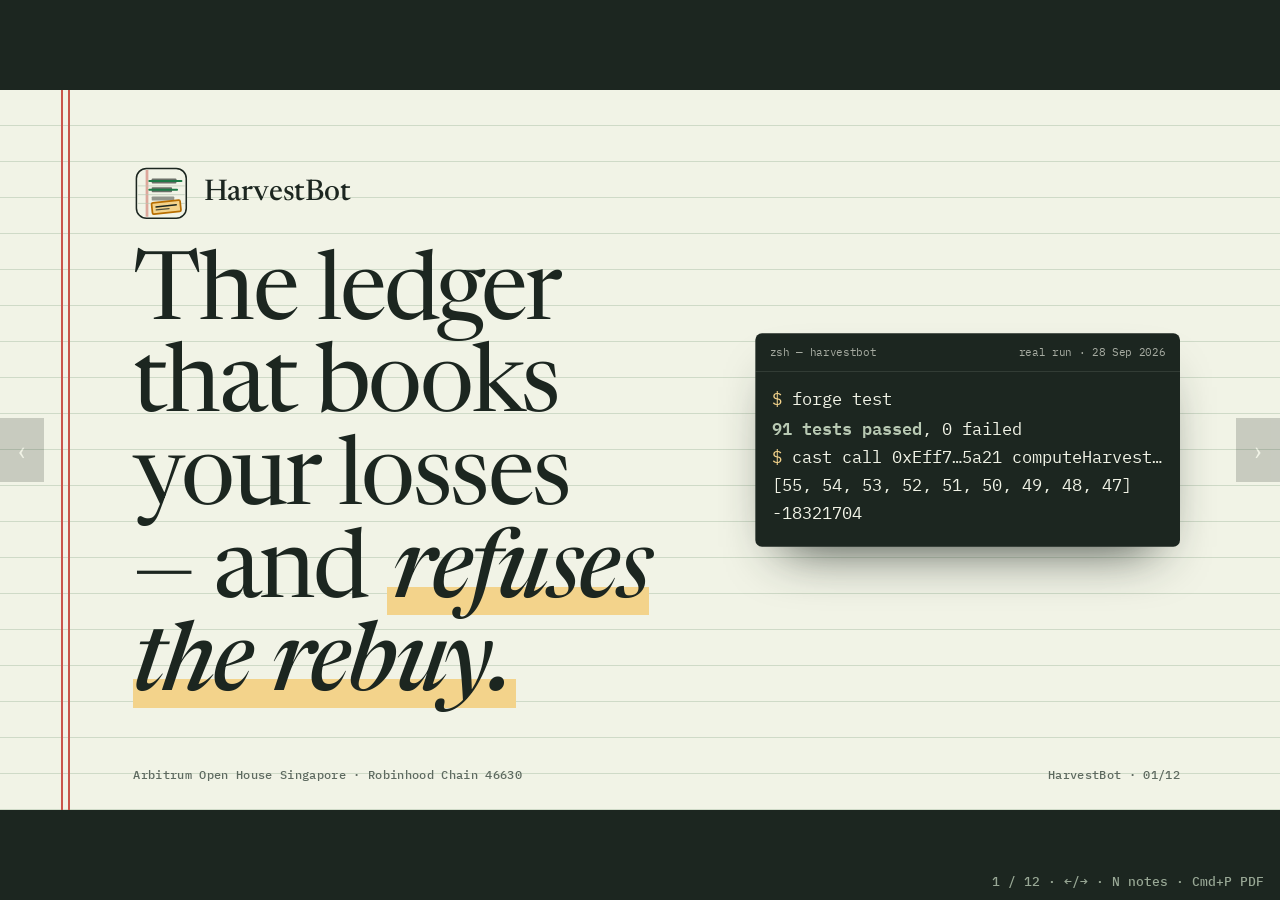
<file: deck/index.html>
<!doctype html>
<html lang="en">
<head>
<meta charset="utf-8">
<meta name="viewport" content="width=device-width, initial-scale=1">
<title>HarvestBot — pitch deck</title>
<meta name="description" content="HarvestBot pitch deck: a tax-loss-harvesting agent on Robinhood Chain, bounded by an onchain mandate. 12 slides.">
<meta name="author" content="Edy Cu">
<meta property="og:type" content="website">
<meta property="og:site_name" content="HarvestBot">
<meta property="og:url" content="https://harvestbot.edycu.dev/deck/">
<meta property="og:title" content="HarvestBot — pitch deck">
<meta property="og:description" content="The ledger that books your losses and refuses the rebuy. 12 slides, every number on chain 46630.">
<meta property="og:image" content="https://harvestbot.edycu.dev/assets/og-image.png?v=1">
<meta property="og:image:width" content="1200">
<meta property="og:image:height" content="630">
<meta property="og:image:alt" content="HarvestBot: nine high-basis lots struck through in green ink; an amber stamp walls the rebuy until 15 Oct 2026.">
<meta name="twitter:card" content="summary_large_image">
<meta name="twitter:image" content="https://harvestbot.edycu.dev/assets/og-image.png?v=1">
<link rel="icon" href="[data-uri]">
<link rel="preconnect" href="https://fonts.googleapis.com">
<link rel="preconnect" href="https://fonts.gstatic.com" crossorigin>
<link href="https://fonts.googleapis.com/css2?family=Newsreader:ital,opsz,wght@0,6..72,400;0,6..72,500;1,6..72,400;1,6..72,500&family=Public+Sans:wght@400;500;600;700&family=IBM+Plex+Mono:wght@400;500;600&display=swap" rel="stylesheet">
<script>
/* Speaker notes live here, outside the slides, so the ≤40-words-per-slide gate measures only what is on screen. Press N. */
window.NOTES = [
  "Title. One sentence: an agent harvests tax losses on Robinhood tokenized stocks, and the chain bounds it. The terminal card is a real run from 28 Sep 2026: 91 Foundry tests, and the deployed Stylus ledger answering live.",
  "Maya. The emotional hook from the spec. 64 lots, 30-day wash-sale rule; direct-indexing services sell exactly this for 0.25 percent a year. The 3,140 is the deterministic seed scenario, proven by forge test, not an on-chain amount.",
  "What is missing on chain. Robinhood put the asset on chain; nobody put the accounting there. Three gaps, and each maps to a contract in the next slides.",
  "The whole product is one loop. Agent signs, contracts recompute, execute or revert. Three real transactions on chain 46630, one agent key, different from the owner key.",
  "Frozen slide. These are the real lot ids from the LotsRealized log of beat 1. Faucet scale: 0.078125 AMZN per lot, so the loss is 24.53 dollars. Same code, 10-share lots, gives exactly 3,140.",
  "Beat 2. Forty seconds after the harvest, the same agent tries to buy AMZN back. The WashSaleGuard reverts with the window end: 15 October 2026. Scope: the 30 days after a sale; the look-back is not enforced yet.",
  "Beat 3. The agent signs a rotation into PLTR, which the substitute map never sanctioned. It reverts, and the signature itself is the evidence: challenge slashes 20 percent. The challenger was a third-party key, neither owner nor agent: challenge is permissionless.",
  "Why Stylus. HIFO over 64 lots is a compute loop, and WASM is cheaper per instruction. Measured with NodeInterface on chain 46630. Uncached program, so worst case. We guessed 8x in the spec; the chain said 2.87 against our straightforward Solidity twin. Correction, 28 September: that twin re-reads storage on every pass. Against Solidity written the Rust way, memory copy once, the fair figure is 1.69 at 64 lots and 1.79 at 128, and at 8 lots Solidity wins. We report both.",
  "Contract quality is criterion one. 91 Foundry tests, 6 Stylus native, 5 fuzz properties, Slither with zero high and zero medium; the rest triaged in docs/SLITHER.md.",
  "Why only here. The assets are Robinhood's faucet Stock Tokens; the ledger is a Stylus program on Robinhood Chain; the reserved Robinhood slot is what we target.",
  "Honest limits, verbatim from JUDGE.md. Judges read disclosed limits as competence.",
  "Close. Scan the code: the verify page reads all of this from the RPC in your browser, no wallet."
];
</script>
<style>
:root {
  --bg:      #F1F3E6;
  --paper-2: #E6EBD6;
  --ink:     #1C2620;
  --muted:   #5E6A60;
  --rule:    #B8C9B3;
  --margin:  #C9564B;
  --link:    #1F4E9C;
  --before:  #6B6F68;
  --after:   #1E7A46;
  --wall:    #B86E00;
  --wall-fill: #F3D38B;
  --slash:   #B3261E;
  --mock:    #6A4FB0;
  --font-display: "Newsreader", "Iowan Old Style", Georgia, serif;
  --font-body:    "Public Sans", "Helvetica Neue", Arial, sans-serif;
  --font-data:    "IBM Plex Mono", ui-monospace, Menlo, monospace;
}
*, *::before, *::after { box-sizing: border-box; }
html, body { margin: 0; height: 100%; overflow: hidden; background: var(--ink); }
::selection { background: var(--wall-fill); color: var(--ink); }
:focus-visible { outline: 3px solid var(--link); outline-offset: 3px; }
.viewport { position: fixed; inset: 0; display: grid; place-items: center; }
.stage { position: absolute; left: 50%; top: 50%; width: 1920px; height: 1080px; transform-origin: 0 0; }
.slide { position: absolute; inset: 0; background: var(--bg); color: var(--ink); font: 400 38px/1.45 var(--font-body);
  padding: 90px 150px 120px 200px; display: flex; flex-direction: column; justify-content: center; opacity: 0; visibility: hidden; transition: opacity .45s cubic-bezier(.16,1,.3,1), visibility 0s .45s;
  background-image:
    linear-gradient(to right, transparent 92px, var(--margin) 92px, var(--margin) 95px, transparent 95px, transparent 102px, var(--margin) 102px, var(--margin) 105px, transparent 105px),
    repeating-linear-gradient(to bottom, transparent 0 53px, color-mix(in srgb, var(--rule) 60%, transparent) 53px 54px);
  font-variant-numeric: tabular-nums; overflow: hidden; }
.slide.on { opacity: 1; visibility: visible; transition: opacity .45s cubic-bezier(.16,1,.3,1); }
.lab { font: 600 24px/1.3 var(--font-body); letter-spacing: .16em; text-transform: uppercase; color: var(--muted); }
h1, h2 { font-family: var(--font-display); font-weight: 400; letter-spacing: -.025em; margin: 0; text-wrap: balance; }
h1 { font-size: 142px; line-height: .98; }
h2 { font-size: 118px; line-height: 1.02; margin-top: 26px; }
h1 em, h2 em { font-style: italic; font-weight: 500; }
.hl { background: linear-gradient(transparent 62%, var(--wall-fill) 62%, var(--wall-fill) 92%, transparent 92%); padding: 0 .06em; }
.g { color: var(--after); } .w { color: var(--wall); } .r { color: var(--slash); }
code, .mono { font-family: var(--font-data); font-size: .85em; }
.foot { position: absolute; left: 200px; right: 150px; bottom: 44px; display: flex; justify-content: space-between; font: 500 18px/1 var(--font-data); color: var(--muted); }
.chip { display: inline-block; font: 600 16px/1 var(--font-body); letter-spacing: .12em; text-transform: uppercase; padding: 6px 9px 5px; border: 2px solid currentColor; border-radius: 3px; vertical-align: .2em; }
.chip.mock { color: var(--mock); }
.stamp { display: inline-block; transform: rotate(-6deg); border: 6px solid var(--wall); outline: 2px solid var(--wall); outline-offset: 6px; background: var(--wall-fill);
  color: var(--ink); padding: 22px 38px 18px; font: 700 34px/1.2 var(--font-body); letter-spacing: .14em; text-transform: uppercase; text-align: center; }
.stamp b { display: block; font-size: 60px; letter-spacing: .08em; }
.slide.on .stamp.land { animation: land .55s cubic-bezier(.2,1.4,.4,1) .9s both; }
@keyframes land { from { transform: rotate(-6deg) scale(1.9); opacity: 0; } to { transform: rotate(-6deg) scale(1); opacity: 1; } }

/* cover */
.cover { display: grid; grid-template-columns: minmax(0,1.15fr) minmax(0,.85fr); gap: 70px; align-items: center; }
.brandline { display: flex; align-items: center; gap: 22px; font: 500 44px/1 var(--font-display); margin-bottom: 44px; }
.brandline svg { width: 84px; height: 84px; }
.term { background: var(--ink); color: var(--bg); border-radius: 10px; padding: 0 0 28px; font: 400 25px/1.7 var(--font-data); min-width: 0; overflow: hidden; box-shadow: 0 40px 80px -40px rgba(28,38,32,.9); }
.term .tbar { display: flex; justify-content: space-between; padding: 14px 22px; border-bottom: 1px solid color-mix(in srgb, var(--bg) 14%, transparent); font-size: 17px; color: color-mix(in srgb, var(--bg) 65%, var(--ink)); }
.term pre { margin: 0; padding: 20px 26px 0; white-space: pre-wrap; font: inherit; }
.term .c { color: var(--wall-fill); } .term .ok { color: var(--rule); font-weight: 600; } .term .dim { color: color-mix(in srgb, var(--bg) 60%, var(--ink)); }

/* gaps / loop */
.cols { display: grid; grid-template-columns: repeat(3, 1fr); gap: 56px; margin-top: 70px; }
.cols > div { border-top: 3px solid var(--ink); padding-top: 26px; }
.cols h3 { font: italic 400 66px/1.1 var(--font-display); margin: 0 0 14px; }
.cols p { margin: 0; }
.cols .tx { margin-top: 18px; font: 500 28px var(--font-data); color: var(--link); }
.cols .n { font: 600 20px/1 var(--font-body); letter-spacing: .16em; text-transform: uppercase; color: var(--muted); margin-bottom: 12px; }

/* frozen ledger slide */
.frozen { display: grid; grid-template-columns: minmax(0,.75fr) minmax(0,1.25fr); gap: 80px; align-items: center; }
.sheet { position: relative; background: var(--bg); border: 2px solid var(--rule); padding: 24px 34px 40px 60px; transform: rotate(.6deg);
  box-shadow: 0 40px 80px -46px rgba(28,38,32,.7);
  background-image: linear-gradient(to right, transparent 28px, var(--margin) 28px, var(--margin) 30px, transparent 30px, transparent 35px, var(--margin) 35px, var(--margin) 37px, transparent 37px); }
table.ledger { width: 100%; border-collapse: collapse; font: 400 31px/1 var(--font-data); }
.ledger th { font: 600 16px/1.2 var(--font-body); letter-spacing: .14em; text-transform: uppercase; color: var(--muted); text-align: right; padding: 10px 12px; border-bottom: 2.5px solid var(--ink); }
.ledger td { height: 62px; padding: 0 12px; text-align: right; border-bottom: 1.5px solid var(--rule); color: var(--before); }
.ledger th:first-child, .ledger td:first-child { text-align: left; }
.ledger tr.hit td { color: var(--ink); position: relative; }
.ledger tr.hit td::after { content: ""; position: absolute; left: -4px; right: -4px; top: 50%; height: 3px; margin-top: -1.5px; background: var(--after); transform: scaleX(0); transform-origin: left; }
.slide.on .ledger tr.hit td::after { animation: strike .4s cubic-bezier(.16,1,.3,1) forwards; animation-delay: var(--d); }
@keyframes strike { to { transform: scaleX(1); } }
@media print { .ledger tr.hit td::after { transform: scaleX(1); } }
.ledger tr.total td { height: 86px; font: italic 500 54px/1 var(--font-display); color: var(--after); border-bottom: 6px double var(--ink); }
.ledger tr.total td:first-child { font: 600 16px/1 var(--font-body); font-style: normal; letter-spacing: .14em; text-transform: uppercase; color: var(--muted); vertical-align: bottom; padding-bottom: 14px; }
.sheet .stamp { position: absolute; right: -30px; bottom: -44px; }

/* big number */
.bignum { font: italic 400 250px/.85 var(--font-display); letter-spacing: -.045em; color: var(--after); margin: 70px 0 0 -8px; }
.lg { display: flex; gap: 32px; font: 500 24px var(--font-body); color: var(--muted); margin-top: 20px; } .lg i { display: inline-block; width: 30px; height: 16px; margin-right: 10px; } .lg .s1 { background: repeating-linear-gradient(135deg, var(--before) 0 3px, color-mix(in srgb, var(--before) 70%, var(--bg)) 3px 7px); } .lg .s2 { background: var(--after); }
.bars { display: grid; gap: 26px; }
.bar-row { display: grid; grid-template-columns: 120px 1fr; gap: 20px; align-items: center; }
.bar-row .k { font: 600 40px/1 var(--font-data); } .bar-row .k small { display: block; font: 500 20px var(--font-data); color: var(--muted); margin-top: 6px; }
.bar-row.key { background: color-mix(in srgb, var(--wall-fill) 35%, transparent); margin: -12px -16px; padding: 12px 16px; }
.bar-row.key .k { color: var(--after); }
.bar { height: 36px; display: flex; align-items: center; margin: 5px 0; }
.bar span { padding-left: calc(100% + 12px); white-space: nowrap; font: 500 25px var(--font-data); }
.bar.sol { background: repeating-linear-gradient(135deg, var(--before) 0 3px, color-mix(in srgb, var(--before) 70%, var(--bg)) 3px 7px); }
.bar.sty { background: var(--after); }
.bar.mem, .lg .s3 { background: color-mix(in srgb, var(--before) 42%, var(--bg)); }

/* receipts grid */
.rec { display: grid; grid-template-columns: repeat(4, 1fr); margin-top: 80px; border-top: 3px solid var(--ink); border-bottom: 6px double var(--ink); }
.rec > div { padding: 36px 28px; border-right: 1.5px solid var(--rule); }
.rec > div:last-child { border: 0; }
.rec .n { font: italic 400 150px/1 var(--font-display); letter-spacing: -.03em; }
.rec .l { margin-top: 14px; font-size: 32px; line-height: 1.35; }

.quotes { display: grid; grid-template-columns: repeat(3, 1fr); gap: 44px 64px; margin-top: 60px; }
.quotes blockquote { margin: 0; padding-top: 26px; border-top: 6px double var(--ink); font: italic 400 54px/1.25 var(--font-display); }

.close { display: grid; grid-template-columns: minmax(0,1.2fr) minmax(0,.8fr); gap: 80px; align-items: center; }
.qr-wrap { background: var(--bg); border: 3px solid var(--ink); padding: 34px; width: 470px; justify-self: end; }
.qr { width: 100%; height: auto; display: block; }
.qr-cap { font: 500 28px/1.4 var(--font-data); margin-top: 18px; text-align: center; }
.url { font: 500 48px/1.4 var(--font-data); color: var(--link); }
.jl { color: var(--link); text-decoration: underline 2px; text-underline-offset: 6px; transition: text-underline-offset .18s, color .18s; }
.jl:hover { color: var(--after); text-underline-offset: 10px; }

/* chrome */
.hud { position: fixed; right: 16px; bottom: 12px; font: 500 13px/1 var(--font-data); color: var(--rule); opacity: .8; z-index: 5; }
.notes { position: fixed; left: 0; right: 0; bottom: 0; max-height: 34vh; overflow: auto; background: var(--ink); color: var(--bg); font: 400 17px/1.5 var(--font-body);
  padding: 16px 22px; border-top: 3px solid var(--wall); transform: translateY(100%); transition: transform .3s cubic-bezier(.16,1,.3,1); z-index: 6; }
body.show-notes .notes { transform: none; }
.navbtn { position: fixed; top: 50%; z-index: 5; width: 44px; height: 64px; margin-top: -32px; border: 0; background: color-mix(in srgb, var(--ink) 55%, transparent); color: var(--bg);
  font: 400 28px/1 var(--font-body); cursor: pointer; opacity: .35; transition: opacity .2s, background .2s; }
.navbtn:hover, .navbtn:focus-visible { opacity: 1; background: var(--ink); }
.navbtn.prev { left: 0; } .navbtn.next { right: 0; }
@media (prefers-reduced-motion: reduce) { *, *::before, *::after { animation-duration: .001s !important; animation-delay: 0s !important; transition-duration: .001s !important; } }
@media print {
  @page { size: 1920px 1080px; margin: 0; }
  html, body { height: auto; overflow: visible; background: none; }
  .viewport, .stage { position: static; transform: none !important; width: 1920px; height: auto; }
  .slide { position: relative; opacity: 1; visibility: visible; width: 1920px; height: 1080px; page-break-after: always; break-after: page; }
  .hud, .notes, .navbtn { display: none; }
  .stamp.land { animation: none; }
}
/* No color-mix() (Chrome <111, Safari <16.2, Firefox <113): a var() inside an unsupported function voids the whole
   declaration at computed time, so the bars/nav would render transparent. Re-state them with flat tokens. */
@supports not (color: color-mix(in srgb, red 50%, blue)) {
  .slide { background-image:
    linear-gradient(to right, transparent 92px, var(--margin) 92px, var(--margin) 95px, transparent 95px, transparent 102px, var(--margin) 102px, var(--margin) 105px, transparent 105px),
    repeating-linear-gradient(to bottom, transparent 0 53px, var(--paper-2) 53px 54px); }
  .bar.sol { background: repeating-linear-gradient(135deg, var(--before) 0 3px, var(--paper-2) 3px 7px); }
  .bar.mem, .lg .s3 { background: var(--rule); }
  .lg .s1 { background: repeating-linear-gradient(135deg, var(--before) 0 3px, var(--paper-2) 3px 7px); }
  .bar-row.key { background: var(--paper-2); }
  .navbtn { background: var(--ink); opacity: .6; }
  .term .tbar, .term .dim { color: var(--rule); }
}
</style>
</head>
<body>
<div class="viewport"><div class="stage" id="stage">

<section class="slide" aria-label="Slide 1: title">
  <div class="cover">
    <div>
      <div class="brandline"><svg xmlns="http://www.w3.org/2000/svg" viewBox="0 0 512 512" aria-hidden="true"
     aria-label="HarvestBot: a ledger page whose highest-basis lots are struck through in green ink, with an amber hold stamp walling the rebuy">
  
  <rect x="28" y="28" width="456" height="456" rx="92" fill="#F1F3E6" stroke="#1C2620" stroke-width="14"/>
  
  <line x1="118" y1="42" x2="118" y2="470" stroke="#C9564B" stroke-width="6"/>
  <line x1="132" y1="42" x2="132" y2="470" stroke="#C9564B" stroke-width="6"/>
  
  <line x1="42" y1="188" x2="470" y2="188" stroke="#B8C9B3" stroke-width="6"/>
  <line x1="42" y1="268" x2="470" y2="268" stroke="#B8C9B3" stroke-width="6"/>
  <line x1="42" y1="348" x2="470" y2="348" stroke="#B8C9B3" stroke-width="6"/>
  
  <rect x="168" y="120" width="226" height="46" rx="8" fill="#6B6F68"/>
  <rect x="168" y="200" width="186" height="46" rx="8" fill="#6B6F68"/>
  <rect x="168" y="284" width="206" height="38" rx="8" fill="#6B6F68" opacity="0.7"/>
  
  <line x1="146" y1="143" x2="440" y2="143" stroke="#1E7A46" stroke-width="18" stroke-linecap="round"/>
  <line x1="146" y1="223" x2="400" y2="223" stroke="#1E7A46" stroke-width="18" stroke-linecap="round"/>
  
  <g transform="rotate(-6 300 380)">
    <rect x="170" y="330" width="262" height="104" rx="12" fill="#F3D38B" stroke="#B86E00" stroke-width="16"/>
    <rect x="202" y="364" width="198" height="14" rx="4" fill="#1C2620"/>
    <rect x="202" y="392" width="128" height="12" rx="4" fill="#1C2620" opacity="0.75"/>
  </g>
</svg>
HarvestBot</div>
      <h1>The ledger that books your losses — and <em class="hl">refuses the rebuy.</em></h1>
    </div>
    <div class="term" role="img" aria-label="Terminal: forge test, 91 passed; cast call to the Stylus ledger">
      <div class="tbar"><span>zsh — harvestbot</span><span>real run · 28 Sep 2026</span></div>
<pre><span class="c">$</span> forge test
<span class="ok">91 tests passed</span>, 0 failed
<span class="c">$</span> cast call 0xEff7…5a21 computeHarvest…
[55, 54, 53, 52, 51, 50, 49, 48, 47]
-18321704</pre>
    </div>
  </div>
  <div class="foot"><span>Arbitrum Open House Singapore · Robinhood Chain 46630</span><span>HarvestBot · 01/12</span></div>
</section>

<section class="slide" aria-label="Slide 2: the problem">
  <div class="lab">Every December</div>
  <h2>Maya leaves <em class="g">($3,140.00)</em> of losses on paper.</h2>
  <p style="font-size:48px;max-width:28em;margin-top:60px">Pick which of <b>64 tax lots</b> to sell. Police a <b>30-day</b> calendar. One wrong rebuy voids it.</p>
  <div class="foot"><span>seed scenario, proven by forge test</span><span>HarvestBot · 02/12</span></div>
</section>

<section class="slide" aria-label="Slide 3: what is missing">
  <div class="lab">The stock is on chain. The accounting isn't.</div>
  <div class="cols">
    <div><h3>No cost-basis ledger</h3><p>HIFO is unprovable.</p></div>
    <div><h3>No wash-sale wall</h3><p>A rebuy voids the loss.</p></div>
    <div><h3>No safe delegate</h3><p>Agents are unbounded.</p></div>
  </div>
  <div class="foot"><span>&nbsp;</span><span>HarvestBot · 03/12</span></div>
</section>

<section class="slide" aria-label="Slide 4: the loop">
  <div class="lab">One flow · three real transactions · one agent key</div>
  <h2>The agent signs. The contracts <em>recompute</em>.</h2>
  <div class="cols" style="margin-top:80px">
    <div><div class="n">Beat 1</div><h3 class="g">Harvest</h3><div class="tx">0x689c…6123</div></div>
    <div><div class="n">Beat 2</div><h3 class="w" style="font-weight:600">Refuse</h3><div class="tx">0xd486…cf10</div></div>
    <div><div class="n">Beat 3</div><h3 class="r">Slash</h3><div class="tx">0x6b89…7dcb</div></div>
  </div>
  <div class="foot"><span>Robinhood Chain testnet 46630</span><span>HarvestBot · 04/12</span></div>
</section>

<section class="slide" aria-label="Slide 5: beat 1, the ledger strike">
  <div class="frozen">
    <div>
      <div class="lab">Beat 1 · block 119,852,570</div>
      <h2>Nine lots, <em class="g">struck through</em>.</h2>
      <p style="margin-top:36px;max-width:16em">Real AMZN → real NFLX. HIFO recomputed on the Stylus ledger.</p>
    </div>
    <div class="sheet">
      <table class="ledger">
        <thead><tr><th>Lot</th><th>Basis/sh</th><th>Gain/(loss)</th></tr></thead>
        <tbody>
          <tr class="hit" style="--d:.3s"><td>63</td><td>455.00</td><td>(3.34)</td></tr>
          <tr class="hit" style="--d:.42s"><td>62</td><td>453.81</td><td>(3.24)</td></tr>
          <tr class="hit" style="--d:.54s"><td>61</td><td>452.62</td><td>(3.15)</td></tr>
          <tr class="hit" style="--d:.66s"><td>60</td><td>451.43</td><td>(3.06)</td></tr>
          <tr class="hit" style="--d:.78s"><td>59</td><td>450.24</td><td>(2.96)</td></tr>
          <tr class="hit" style="--d:.9s"><td>58</td><td>449.05</td><td>(2.87)</td></tr>
          <tr class="hit" style="--d:1.02s"><td>57</td><td>447.86</td><td>(2.78)</td></tr>
          <tr class="hit" style="--d:1.14s"><td>56</td><td>446.67</td><td>(2.68)</td></tr>
          <tr class="hit" style="--d:1.26s"><td>55 part</td><td>445.48</td><td>(0.45)</td></tr>
          <tr class="total"><td>Banked</td><td colspan="2">($24.53)</td></tr>
        </tbody>
      </table>
    </div>
  </div>
  <div class="foot"><span>LotsRealized · faucet scale</span><span>HarvestBot · 05/12</span></div>
</section>

<section class="slide" aria-label="Slide 6: beat 2, rebuy refused">
  <div class="lab">Beat 2 · 40 seconds later</div>
  <h2>The rebuy, <em class="w" style="font-weight:600">refused</em> by the contract.</h2>
  <p class="mono" style="font-size:44px;margin-top:60px">WashSaleViolation(owner, AMZN, AMZN, 1792060681)</p>
  <div style="margin-top:80px;margin-left:80px"><span class="stamp land">Walled · reverted<b>until 15 Oct 2026</b></span></div>
  <div class="foot"><span>tx 0xd486…cf10 · status 0</span><span>HarvestBot · 06/12</span></div>
</section>

<section class="slide" aria-label="Slide 7: beat 3, slashed">
  <div class="lab">Beat 3 · off-map AMZN → PLTR</div>
  <h2>The rogue trade became <em class="r">evidence</em>.</h2>
  <p class="mono" style="font-size:112px;margin:70px 0 0;line-height:1.1">bond <s class="r" style="text-decoration-thickness:4px">1,000</s> → <b>800</b> mUSDC <span class="chip mock">mock</span></p>
  <p style="margin-top:40px">challenge() · 20 bounty · 180 to the owner</p>
  <div class="foot"><span>Slashed event · tx 0x6b89…7dcb</span><span>HarvestBot · 07/12</span></div>
</section>

<section class="slide" aria-label="Slide 8: Stylus vs Solidity">
  <div style="display:grid;grid-template-columns:minmax(0,.8fr) minmax(0,1.2fr);gap:70px;align-items:center">
    <div>
      <div class="lab">Stylus vs Solidity · L2 gas</div>
      <div class="bignum">2.87×</div>
      <p style="margin-top:20px">less than our straightforward Solidity twin at 64 lots. <b>Fair figure: 1.69×</b> vs Solidity written the Rust way.</p>
    </div>
    <div class="bars" role="img" aria-label="64 lots: Solidity twin 1,456,891, Solidity memory-copy 857,559, Stylus 507,979">
      <div class="bar-row"><div class="k">16<small>1.29×</small></div><div><div class="bar sol" style="width:10.22%"><span>352,160</span></div><div class="bar mem" style="width:6.71%"><span>231,323</span></div><div class="bar sty" style="width:5.22%"><span>179,982</span></div></div></div>
      <div class="bar-row"><div class="k">32<small>1.52×</small></div><div><div class="bar sol" style="width:20.90%"><span>720,396</span></div><div class="bar mem" style="width:12.76%"><span>440,005</span></div><div class="bar sty" style="width:8.38%"><span>288,999</span></div></div></div>
      <div class="bar-row key"><div class="k">64<small>1.69×</small></div><div><div class="bar sol" style="width:42.27%"><span>1,456,891</span></div><div class="bar mem" style="width:24.88%"><span>857,559</span></div><div class="bar sty" style="width:14.74%"><span>507,979</span></div></div></div>
      <div class="bar-row"><div class="k">128<small>1.79×</small></div><div><div class="bar sol" style="width:85%"><span>2,929,924</span></div><div class="bar mem" style="width:49.14%"><span>1,693,678</span></div><div class="bar sty" style="width:27.44%"><span>945,964</span></div></div></div>
      <div class="lg"><span><i class="s1"></i>Solidity twin</span><span><i class="s3"></i>memory-copy</span><span><i class="s2"></i>Stylus</span><span>fair ratio left</span></div>
    </div>
  </div>
  <div class="foot"><span>bench/RESULTS.md · NodeInterface.gasEstimateComponents</span><span>HarvestBot · 08/12</span></div>
</section>

<section class="slide" aria-label="Slide 9: contract quality">
  <div class="lab">Smart-contract quality, measured</div>
  <h2>Checked before a judge <em>opens it</em>.</h2>
  <div class="rec">
    <div><div class="n">91</div><div class="l">Foundry tests</div></div>
    <div><div class="n">6</div><div class="l">Stylus native tests</div></div>
    <div><div class="n">0 · 0</div><div class="l">Slither high · medium</div></div>
    <div><div class="n g">100%</div><div class="l">line coverage on src/</div></div>
  </div>
  <div class="foot"><span>forge test · cargo test · docs/SLITHER.md</span><span>HarvestBot · 09/12</span></div>
</section>

<section class="slide" aria-label="Slide 10: why only Robinhood Chain">
  <div class="lab">Why only Robinhood Chain + Stylus</div>
  <h2>Where the <em>stock is issued</em>.</h2>
  <div class="cols">
    <div><h3>Real assets</h3><p>AMZN, NFLX, PLTR faucet Stock Tokens.</p></div>
    <div><h3>WASM ledger</h3><p><code>stylusVersion() = 3</code></p></div>
    <div><h3>Labeled mocks</h3><p>Oracle, venue, USDC. No testnet AMM.</p></div>
  </div>
  <div class="foot"><span>deployments/46630.json</span><span>HarvestBot · 10/12</span></div>
</section>

<section class="slide" aria-label="Slide 11: honest limits">
  <div class="lab">Honest limits · JUDGE.md</div>
  <div class="quotes">
    <blockquote>“The oracle mark, the swap venue and the bond's USDC are MOCK contracts”</blockquote>
    <blockquote>“Re-buys are walled for the 30 days after a harvest”</blockquote>
    <blockquote>“We first reported 2.87× as the Stylus advantage. About 41 % of that ratio was our Solidity baseline”</blockquote>
  </div>
  <div class="foot"><span>verbatim</span><span>HarvestBot · 11/12</span></div>
</section>

<section class="slide" aria-label="Slide 12: verify it yourself">
  <div class="close">
    <div>
      <div class="lab">No wallet · your browser · chain 46630</div>
      <h2>Don't take the deck's word. <em>Ask the chain.</em></h2>
      <p class="url" style="margin-top:50px">harvestbot.edycu.dev/verify</p>
      <p class="mono" style="font-size:26px;color:var(--muted)">github.com/edycutjong/harvestbot</p>
      <p class="mono" style="font-size:26px;margin-top:14px"><a class="jl" href="../judge/">harvestbot.edycu.dev/judge</a> <span style="color:var(--muted)">· judge in 30 s</span></p>
    </div>
    <div class="qr-wrap"><svg class="qr" viewBox="0 0 29 29" role="img" aria-label="QR code: harvestbot.edycu.dev/verify" shape-rendering="crispEdges"><path fill="#1C2620" d="M0 0h1v1h-1zM1 0h1v1h-1zM2 0h1v1h-1zM3 0h1v1h-1zM4 0h1v1h-1zM5 0h1v1h-1zM6 0h1v1h-1zM11 0h1v1h-1zM12 0h1v1h-1zM14 0h1v1h-1zM18 0h1v1h-1zM19 0h1v1h-1zM22 0h1v1h-1zM23 0h1v1h-1zM24 0h1v1h-1zM25 0h1v1h-1zM26 0h1v1h-1zM27 0h1v1h-1zM28 0h1v1h-1zM0 1h1v1h-1zM6 1h1v1h-1zM8 1h1v1h-1zM9 1h1v1h-1zM10 1h1v1h-1zM11 1h1v1h-1zM12 1h1v1h-1zM13 1h1v1h-1zM19 1h1v1h-1zM20 1h1v1h-1zM22 1h1v1h-1zM28 1h1v1h-1zM0 2h1v1h-1zM2 2h1v1h-1zM3 2h1v1h-1zM4 2h1v1h-1zM6 2h1v1h-1zM9 2h1v1h-1zM10 2h1v1h-1zM11 2h1v1h-1zM15 2h1v1h-1zM20 2h1v1h-1zM22 2h1v1h-1zM24 2h1v1h-1zM25 2h1v1h-1zM26 2h1v1h-1zM28 2h1v1h-1zM0 3h1v1h-1zM2 3h1v1h-1zM3 3h1v1h-1zM4 3h1v1h-1zM6 3h1v1h-1zM13 3h1v1h-1zM18 3h1v1h-1zM20 3h1v1h-1zM22 3h1v1h-1zM24 3h1v1h-1zM25 3h1v1h-1zM26 3h1v1h-1zM28 3h1v1h-1zM0 4h1v1h-1zM2 4h1v1h-1zM3 4h1v1h-1zM4 4h1v1h-1zM6 4h1v1h-1zM8 4h1v1h-1zM10 4h1v1h-1zM13 4h1v1h-1zM16 4h1v1h-1zM19 4h1v1h-1zM22 4h1v1h-1zM24 4h1v1h-1zM25 4h1v1h-1zM26 4h1v1h-1zM28 4h1v1h-1zM0 5h1v1h-1zM6 5h1v1h-1zM11 5h1v1h-1zM14 5h1v1h-1zM15 5h1v1h-1zM16 5h1v1h-1zM17 5h1v1h-1zM18 5h1v1h-1zM19 5h1v1h-1zM22 5h1v1h-1zM28 5h1v1h-1zM0 6h1v1h-1zM1 6h1v1h-1zM2 6h1v1h-1zM3 6h1v1h-1zM4 6h1v1h-1zM5 6h1v1h-1zM6 6h1v1h-1zM8 6h1v1h-1zM10 6h1v1h-1zM12 6h1v1h-1zM14 6h1v1h-1zM16 6h1v1h-1zM18 6h1v1h-1zM20 6h1v1h-1zM22 6h1v1h-1zM23 6h1v1h-1zM24 6h1v1h-1zM25 6h1v1h-1zM26 6h1v1h-1zM27 6h1v1h-1zM28 6h1v1h-1zM10 7h1v1h-1zM11 7h1v1h-1zM15 7h1v1h-1zM17 7h1v1h-1zM18 7h1v1h-1zM19 7h1v1h-1zM20 7h1v1h-1zM0 8h1v1h-1zM2 8h1v1h-1zM4 8h1v1h-1zM6 8h1v1h-1zM15 8h1v1h-1zM17 8h1v1h-1zM18 8h1v1h-1zM20 8h1v1h-1zM24 8h1v1h-1zM27 8h1v1h-1zM2 9h1v1h-1zM7 9h1v1h-1zM8 9h1v1h-1zM11 9h1v1h-1zM13 9h1v1h-1zM16 9h1v1h-1zM20 9h1v1h-1zM21 9h1v1h-1zM22 9h1v1h-1zM25 9h1v1h-1zM28 9h1v1h-1zM1 10h1v1h-1zM3 10h1v1h-1zM5 10h1v1h-1zM6 10h1v1h-1zM7 10h1v1h-1zM8 10h1v1h-1zM9 10h1v1h-1zM11 10h1v1h-1zM14 10h1v1h-1zM16 10h1v1h-1zM17 10h1v1h-1zM21 10h1v1h-1zM22 10h1v1h-1zM26 10h1v1h-1zM27 10h1v1h-1zM28 10h1v1h-1zM1 11h1v1h-1zM2 11h1v1h-1zM3 11h1v1h-1zM4 11h1v1h-1zM7 11h1v1h-1zM8 11h1v1h-1zM9 11h1v1h-1zM10 11h1v1h-1zM12 11h1v1h-1zM13 11h1v1h-1zM14 11h1v1h-1zM16 11h1v1h-1zM17 11h1v1h-1zM19 11h1v1h-1zM20 11h1v1h-1zM27 11h1v1h-1zM0 12h1v1h-1zM3 12h1v1h-1zM4 12h1v1h-1zM5 12h1v1h-1zM6 12h1v1h-1zM12 12h1v1h-1zM14 12h1v1h-1zM16 12h1v1h-1zM17 12h1v1h-1zM20 12h1v1h-1zM21 12h1v1h-1zM22 12h1v1h-1zM23 12h1v1h-1zM25 12h1v1h-1zM27 12h1v1h-1zM28 12h1v1h-1zM3 13h1v1h-1zM4 13h1v1h-1zM5 13h1v1h-1zM8 13h1v1h-1zM10 13h1v1h-1zM11 13h1v1h-1zM14 13h1v1h-1zM16 13h1v1h-1zM17 13h1v1h-1zM20 13h1v1h-1zM22 13h1v1h-1zM25 13h1v1h-1zM28 13h1v1h-1zM3 14h1v1h-1zM5 14h1v1h-1zM6 14h1v1h-1zM8 14h1v1h-1zM13 14h1v1h-1zM20 14h1v1h-1zM22 14h1v1h-1zM25 14h1v1h-1zM27 14h1v1h-1zM28 14h1v1h-1zM0 15h1v1h-1zM1 15h1v1h-1zM8 15h1v1h-1zM9 15h1v1h-1zM10 15h1v1h-1zM12 15h1v1h-1zM15 15h1v1h-1zM17 15h1v1h-1zM20 15h1v1h-1zM22 15h1v1h-1zM23 15h1v1h-1zM25 15h1v1h-1zM27 15h1v1h-1zM0 16h1v1h-1zM3 16h1v1h-1zM4 16h1v1h-1zM6 16h1v1h-1zM8 16h1v1h-1zM15 16h1v1h-1zM16 16h1v1h-1zM17 16h1v1h-1zM19 16h1v1h-1zM20 16h1v1h-1zM21 16h1v1h-1zM22 16h1v1h-1zM23 16h1v1h-1zM25 16h1v1h-1zM27 16h1v1h-1zM28 16h1v1h-1zM1 17h1v1h-1zM2 17h1v1h-1zM7 17h1v1h-1zM9 17h1v1h-1zM12 17h1v1h-1zM13 17h1v1h-1zM16 17h1v1h-1zM17 17h1v1h-1zM22 17h1v1h-1zM25 17h1v1h-1zM26 17h1v1h-1zM28 17h1v1h-1zM0 18h1v1h-1zM3 18h1v1h-1zM4 18h1v1h-1zM6 18h1v1h-1zM7 18h1v1h-1zM8 18h1v1h-1zM14 18h1v1h-1zM16 18h1v1h-1zM20 18h1v1h-1zM21 18h1v1h-1zM22 18h1v1h-1zM23 18h1v1h-1zM24 18h1v1h-1zM27 18h1v1h-1zM28 18h1v1h-1zM1 19h1v1h-1zM4 19h1v1h-1zM5 19h1v1h-1zM7 19h1v1h-1zM9 19h1v1h-1zM10 19h1v1h-1zM11 19h1v1h-1zM12 19h1v1h-1zM13 19h1v1h-1zM14 19h1v1h-1zM17 19h1v1h-1zM18 19h1v1h-1zM19 19h1v1h-1zM20 19h1v1h-1zM21 19h1v1h-1zM23 19h1v1h-1zM25 19h1v1h-1zM27 19h1v1h-1zM0 20h1v1h-1zM2 20h1v1h-1zM4 20h1v1h-1zM5 20h1v1h-1zM6 20h1v1h-1zM8 20h1v1h-1zM9 20h1v1h-1zM11 20h1v1h-1zM12 20h1v1h-1zM14 20h1v1h-1zM17 20h1v1h-1zM20 20h1v1h-1zM21 20h1v1h-1zM22 20h1v1h-1zM23 20h1v1h-1zM24 20h1v1h-1zM8 21h1v1h-1zM12 21h1v1h-1zM14 21h1v1h-1zM16 21h1v1h-1zM17 21h1v1h-1zM18 21h1v1h-1zM20 21h1v1h-1zM24 21h1v1h-1zM26 21h1v1h-1zM27 21h1v1h-1zM28 21h1v1h-1zM0 22h1v1h-1zM1 22h1v1h-1zM2 22h1v1h-1zM3 22h1v1h-1zM4 22h1v1h-1zM5 22h1v1h-1zM6 22h1v1h-1zM9 22h1v1h-1zM10 22h1v1h-1zM11 22h1v1h-1zM13 22h1v1h-1zM17 22h1v1h-1zM19 22h1v1h-1zM20 22h1v1h-1zM22 22h1v1h-1zM24 22h1v1h-1zM25 22h1v1h-1zM27 22h1v1h-1zM28 22h1v1h-1zM0 23h1v1h-1zM6 23h1v1h-1zM9 23h1v1h-1zM10 23h1v1h-1zM12 23h1v1h-1zM15 23h1v1h-1zM16 23h1v1h-1zM17 23h1v1h-1zM20 23h1v1h-1zM24 23h1v1h-1zM25 23h1v1h-1zM28 23h1v1h-1zM0 24h1v1h-1zM2 24h1v1h-1zM3 24h1v1h-1zM4 24h1v1h-1zM6 24h1v1h-1zM8 24h1v1h-1zM9 24h1v1h-1zM16 24h1v1h-1zM17 24h1v1h-1zM18 24h1v1h-1zM20 24h1v1h-1zM21 24h1v1h-1zM22 24h1v1h-1zM23 24h1v1h-1zM24 24h1v1h-1zM28 24h1v1h-1zM0 25h1v1h-1zM2 25h1v1h-1zM3 25h1v1h-1zM4 25h1v1h-1zM6 25h1v1h-1zM9 25h1v1h-1zM11 25h1v1h-1zM12 25h1v1h-1zM16 25h1v1h-1zM20 25h1v1h-1zM23 25h1v1h-1zM24 25h1v1h-1zM26 25h1v1h-1zM27 25h1v1h-1zM28 25h1v1h-1zM0 26h1v1h-1zM2 26h1v1h-1zM3 26h1v1h-1zM4 26h1v1h-1zM6 26h1v1h-1zM8 26h1v1h-1zM11 26h1v1h-1zM14 26h1v1h-1zM16 26h1v1h-1zM17 26h1v1h-1zM19 26h1v1h-1zM23 26h1v1h-1zM24 26h1v1h-1zM25 26h1v1h-1zM28 26h1v1h-1zM0 27h1v1h-1zM6 27h1v1h-1zM12 27h1v1h-1zM13 27h1v1h-1zM16 27h1v1h-1zM17 27h1v1h-1zM18 27h1v1h-1zM19 27h1v1h-1zM20 27h1v1h-1zM21 27h1v1h-1zM23 27h1v1h-1zM27 27h1v1h-1zM0 28h1v1h-1zM1 28h1v1h-1zM2 28h1v1h-1zM3 28h1v1h-1zM4 28h1v1h-1zM5 28h1v1h-1zM6 28h1v1h-1zM8 28h1v1h-1zM10 28h1v1h-1zM11 28h1v1h-1zM13 28h1v1h-1zM14 28h1v1h-1zM17 28h1v1h-1zM19 28h1v1h-1zM20 28h1v1h-1zM27 28h1v1h-1zM28 28h1v1h-1z"/></svg><div class="qr-cap">scan → live receipts</div></div>
  </div>
  <div class="foot"><span>MIT © 2026 Edy Cu</span><span>HarvestBot · 12/12</span></div>
</section>

</div></div>
<button class="navbtn prev" type="button" aria-label="Previous slide">‹</button>
<button class="navbtn next" type="button" aria-label="Next slide">›</button>
<div class="hud" id="hud">←/→ · N notes · Cmd+P PDF</div>
<div class="notes" id="notes" aria-live="polite"></div>
<script>
(function () {
  "use strict";
  var slides = Array.prototype.slice.call(document.querySelectorAll(".slide"));
  var stage = document.getElementById("stage"), notes = document.getElementById("notes"), hud = document.getElementById("hud");
  var i = Math.max(0, Math.min(slides.length - 1, (parseInt(location.hash.slice(1), 10) || 1) - 1));
  function fit() {
    /* clientWidth, not innerWidth: a 1920px stage makes mobile browsers zoom out and innerWidth lies */
    var w = document.documentElement.clientWidth, h = document.documentElement.clientHeight;
    var s = Math.min(w / 1920, h / 1080);
    stage.style.transform = "scale(" + s + ") translate(-50%, -50%)";
  }
  function show(n) {
    i = (n + slides.length) % slides.length;
    slides.forEach(function (s, k) { s.classList.toggle("on", k === i); s.setAttribute("aria-hidden", k === i ? "false" : "true"); });
    notes.textContent = (i + 1) + "/" + slides.length + " — " + (window.NOTES[i] || "");
    hud.textContent = (i + 1) + " / " + slides.length + " · ←/→ · N notes · Cmd+P PDF";
    if (history.replaceState) history.replaceState(null, "", "#" + (i + 1));
  }
  document.addEventListener("keydown", function (e) {
    if (e.key === "ArrowRight" || e.key === "PageDown" || e.key === " ") { e.preventDefault(); show(i + 1); }
    else if (e.key === "ArrowLeft" || e.key === "PageUp") { e.preventDefault(); show(i - 1); }
    else if (e.key === "Home") show(0); else if (e.key === "End") show(slides.length - 1);
    else if (e.key === "n" || e.key === "N") document.body.classList.toggle("show-notes");
  });
  document.querySelector(".navbtn.prev").addEventListener("click", function () { show(i - 1); });
  document.querySelector(".navbtn.next").addEventListener("click", function () { show(i + 1); });
  var x0 = null;
  document.addEventListener("touchstart", function (e) { x0 = e.touches[0].clientX; }, { passive: true });
  document.addEventListener("touchend", function (e) { if (x0 == null) return; var dx = e.changedTouches[0].clientX - x0; if (Math.abs(dx) > 40) show(i + (dx < 0 ? 1 : -1)); x0 = null; });
  window.addEventListener("resize", fit);
  fit(); show(i);
})();
</script>
</body>
</html>
</file>
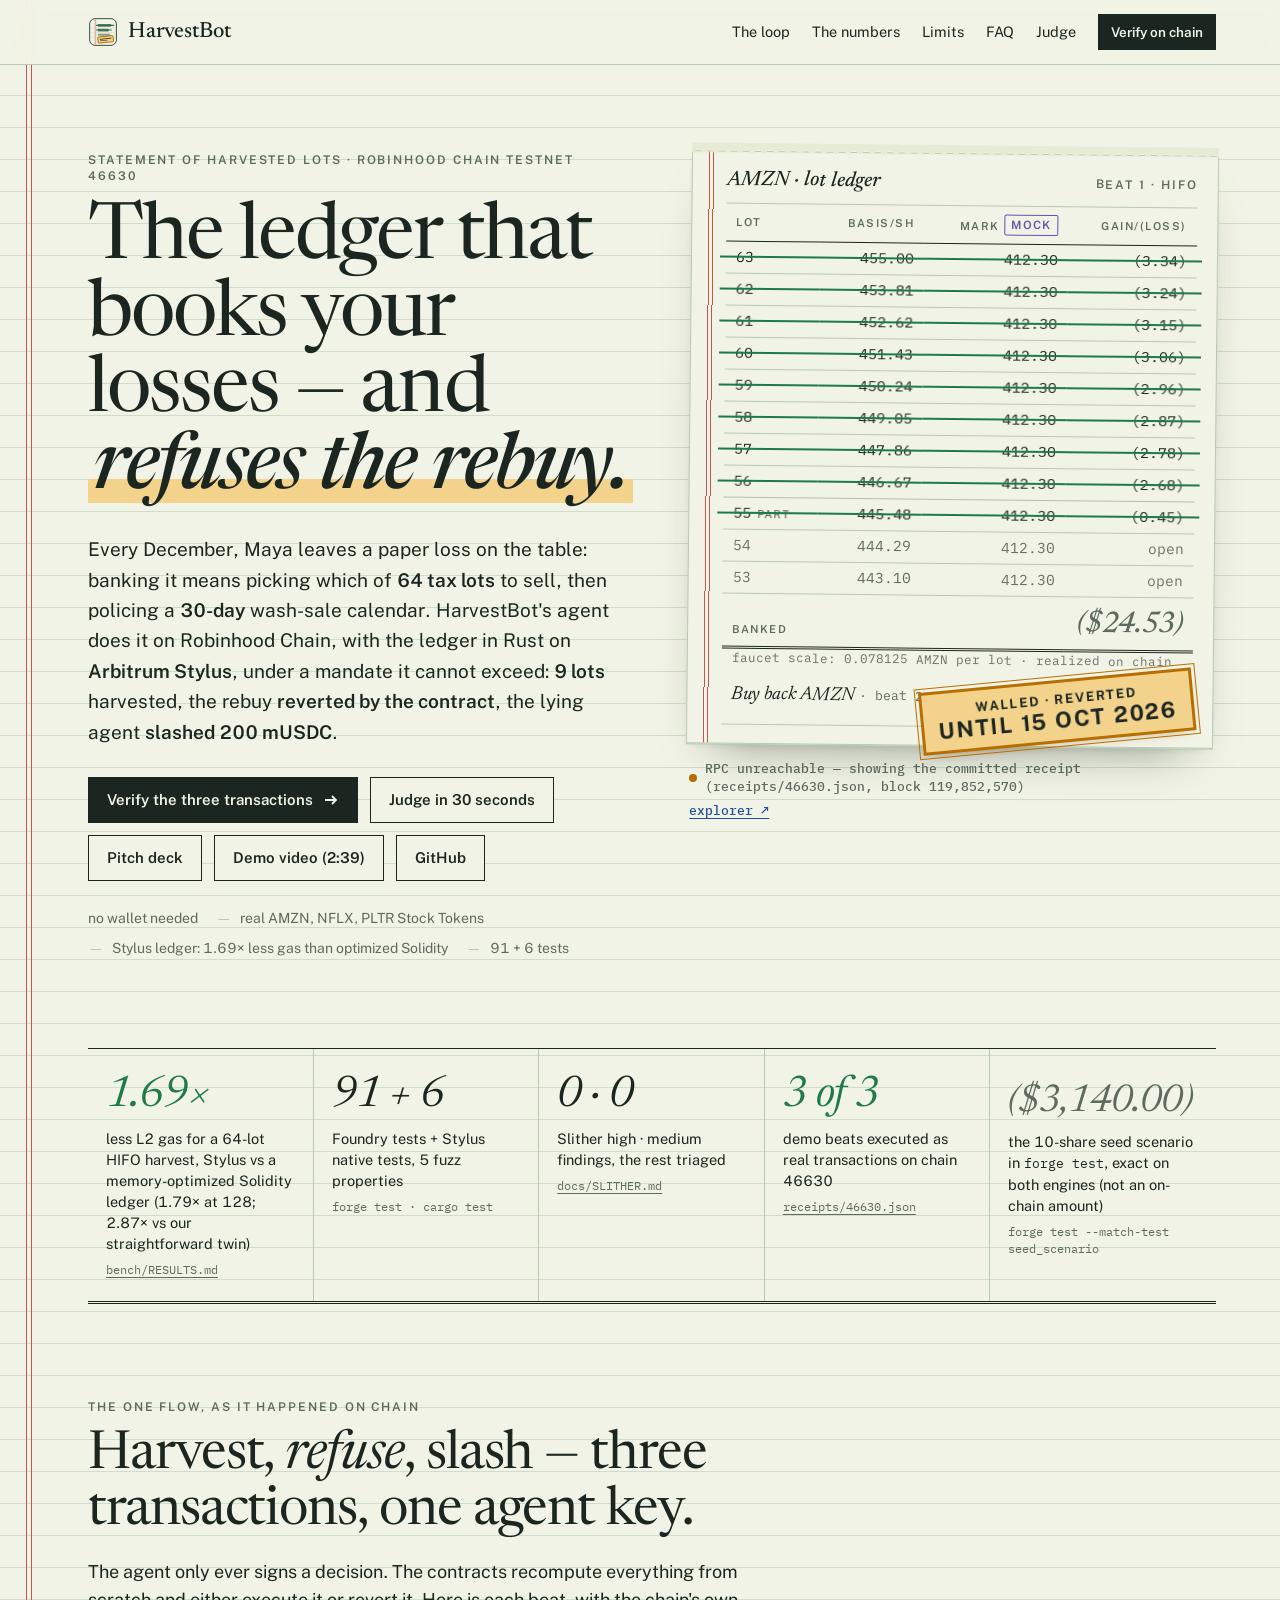
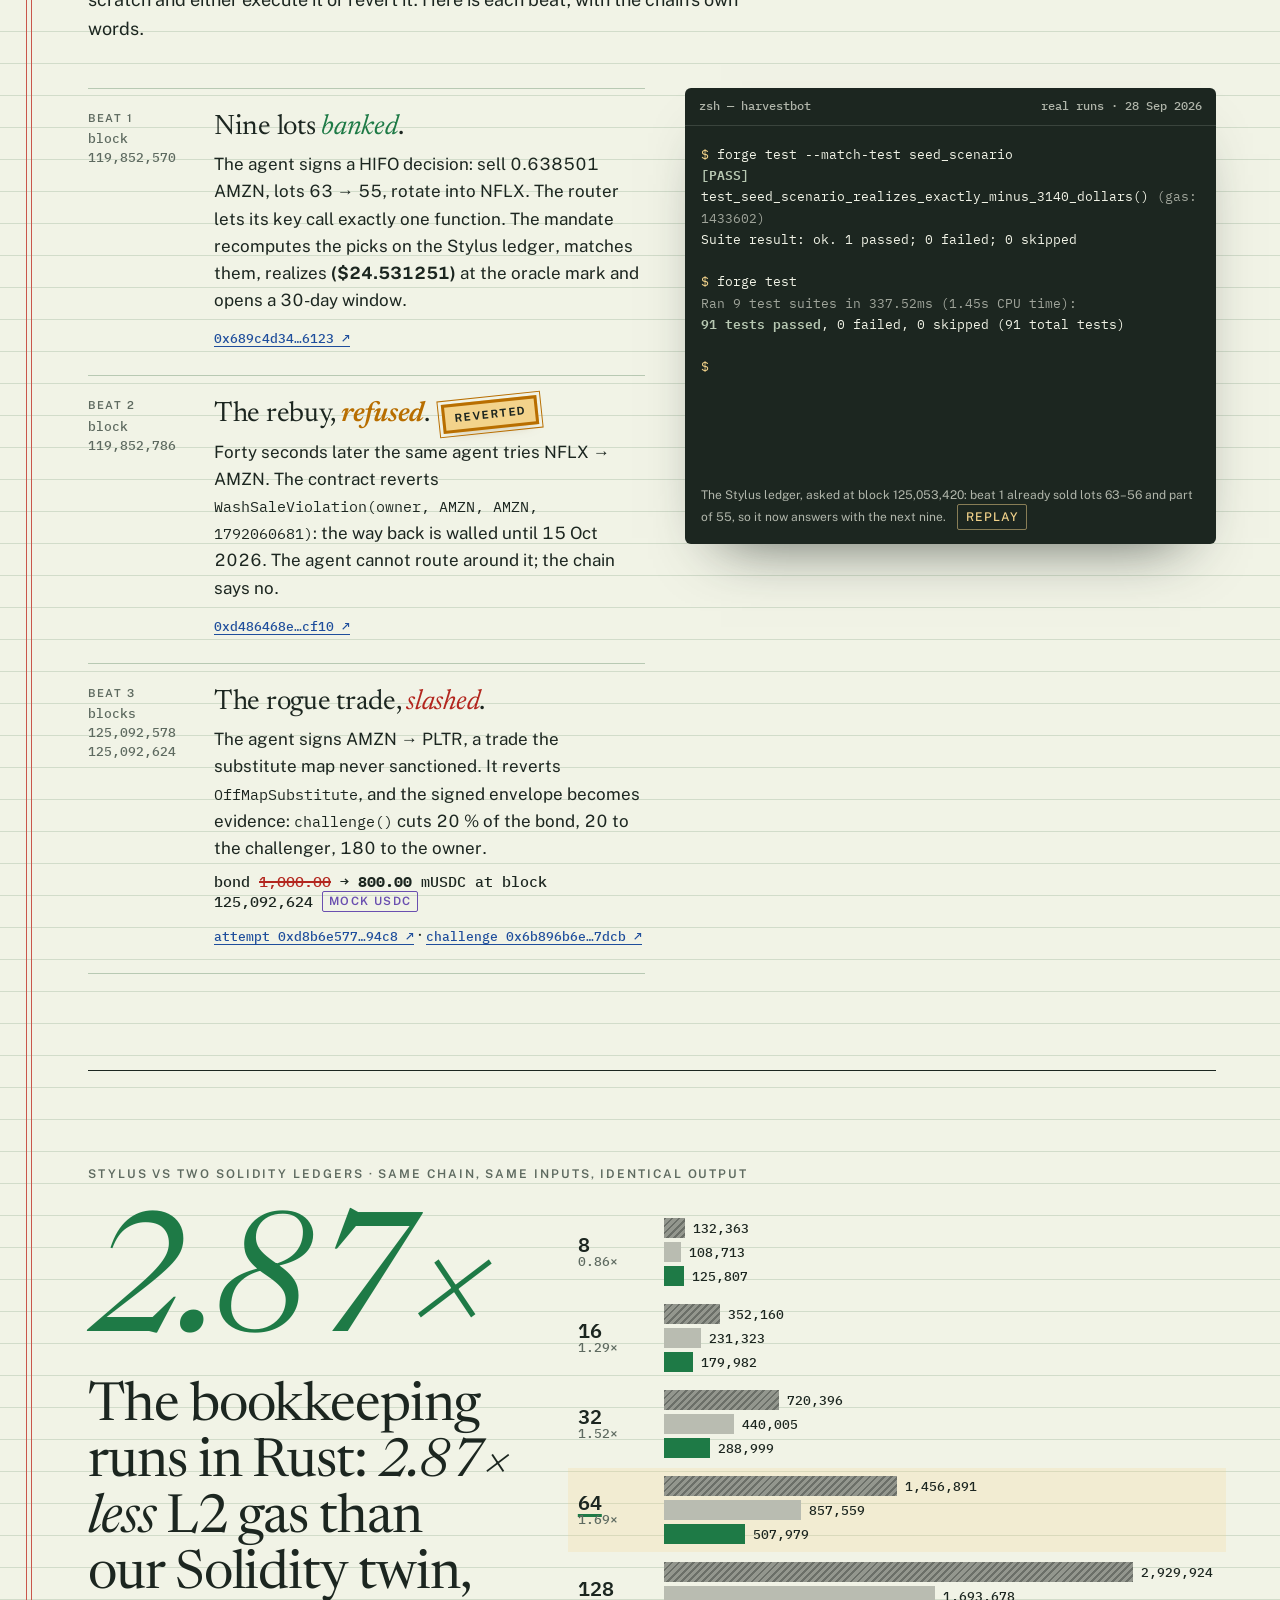
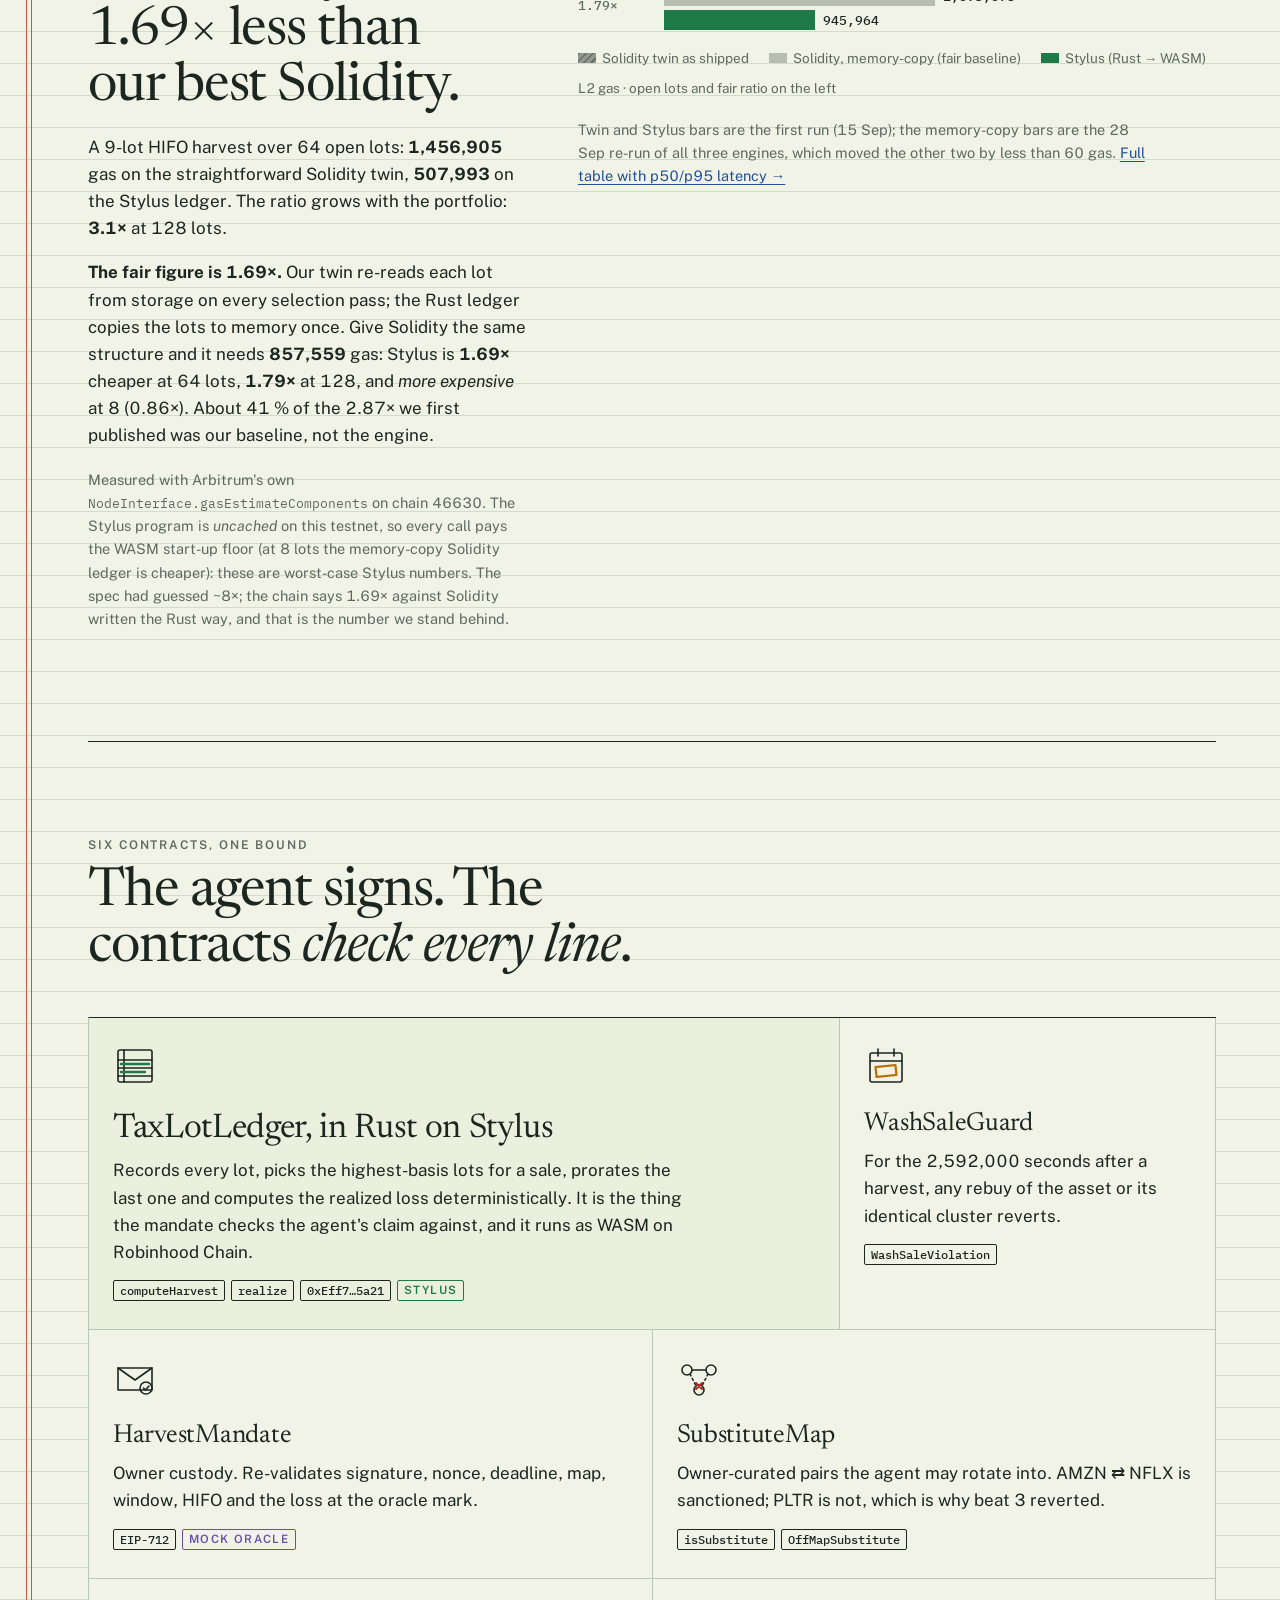
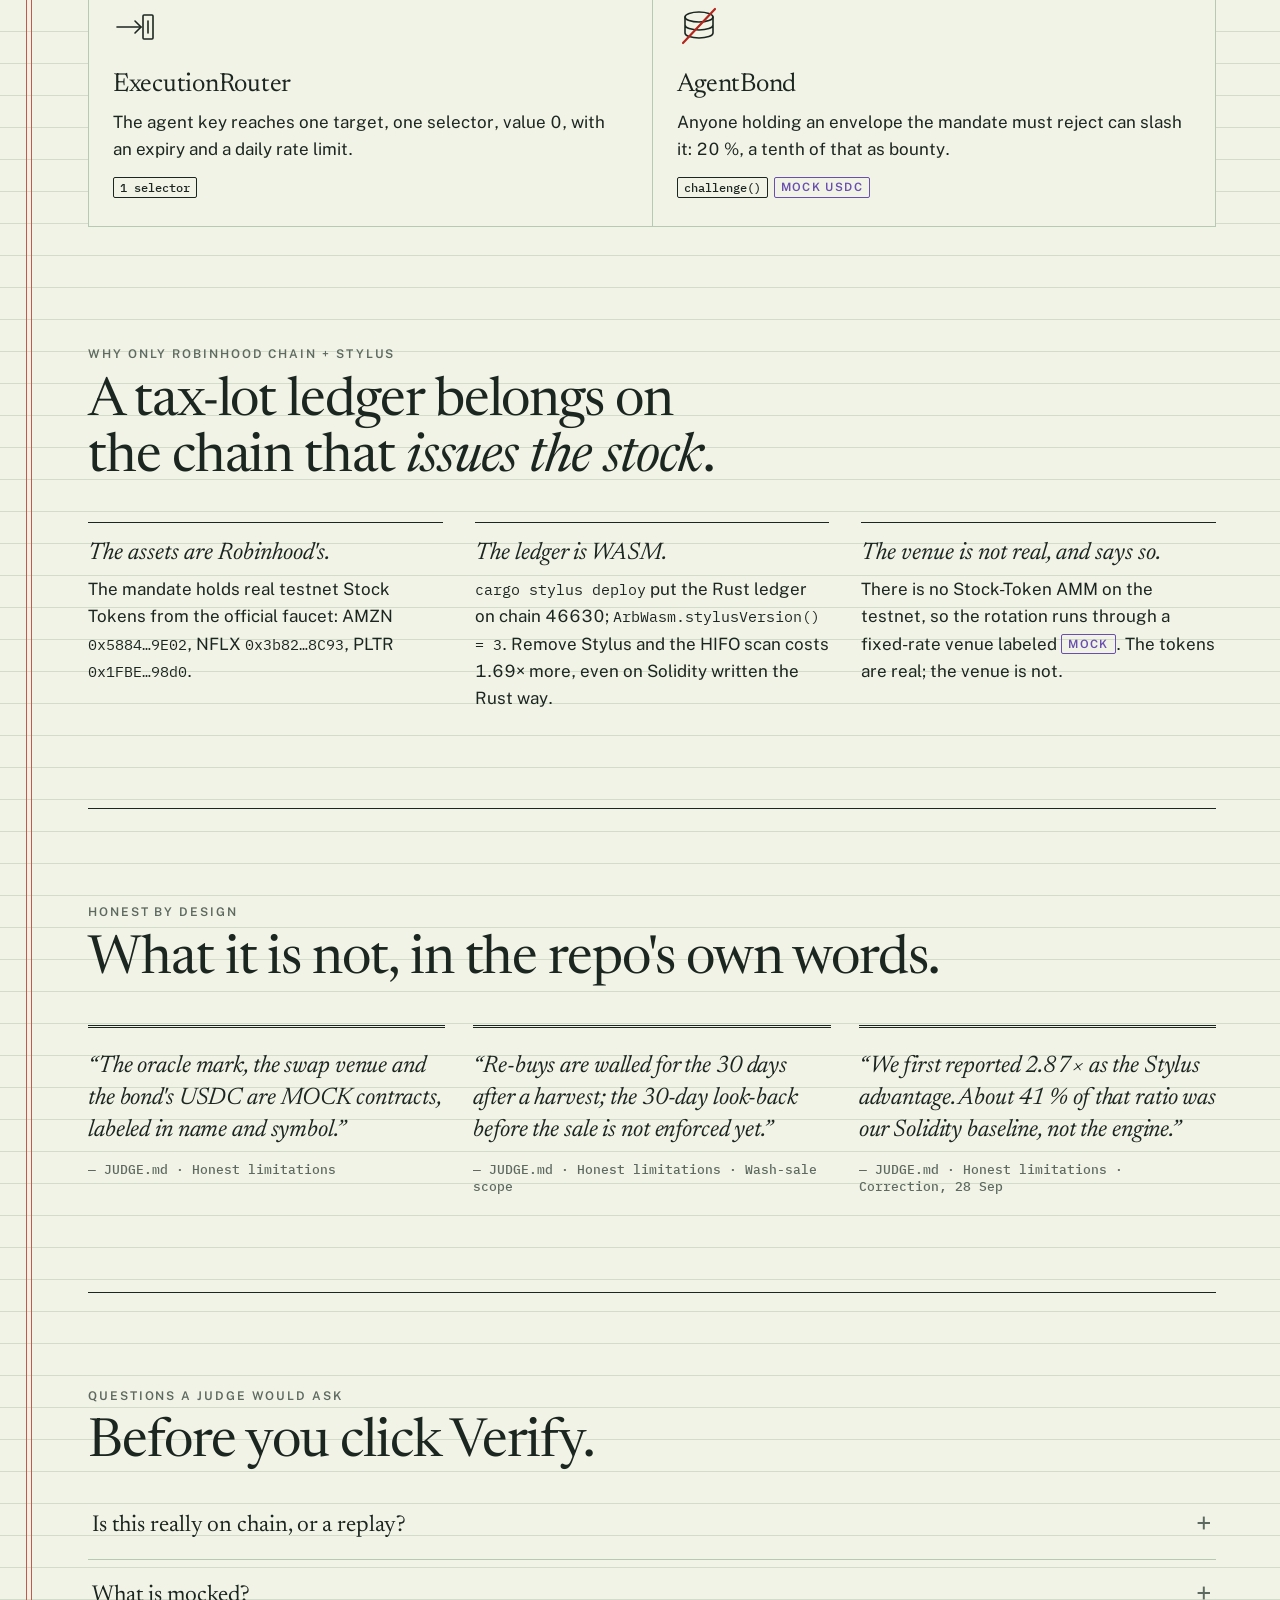
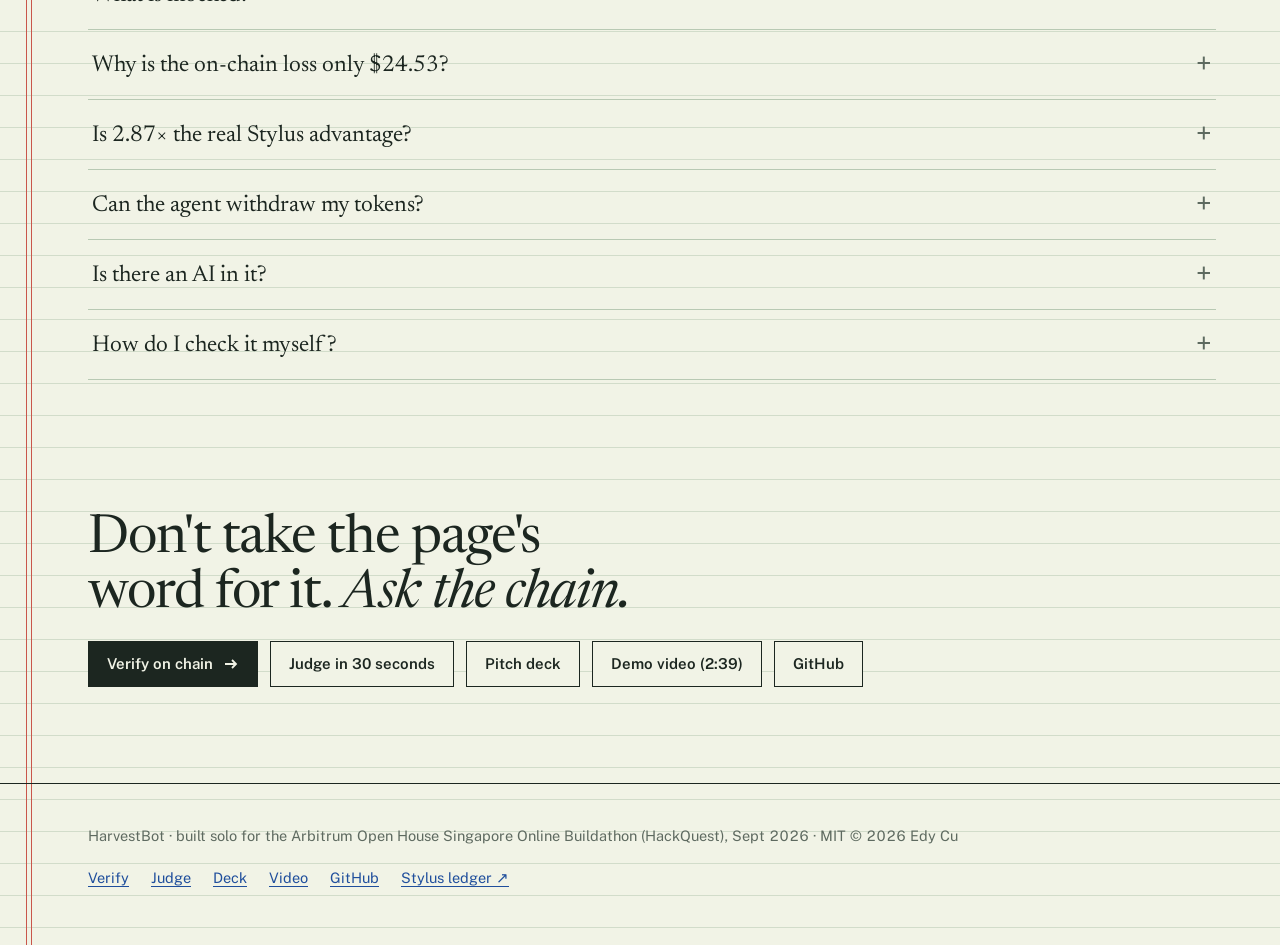
<file: site/index.html>
<!doctype html>
<html lang="en">
<head>
<meta charset="utf-8">
<meta name="viewport" content="width=device-width, initial-scale=1">
<title>HarvestBot — the ledger that books your losses and refuses the rebuy</title>
<meta name="description" content="A tax-loss-harvesting agent for Robinhood tokenized stocks, bounded by an onchain mandate on Robinhood Chain. Stylus HIFO ledger: 1.69× less L2 gas than memory-optimized Solidity at 64 lots (2.87× vs the straightforward twin).">
<meta name="author" content="Edy Cu">
<meta name="theme-color" content="#F1F3E6">
<link rel="canonical" href="https://harvestbot.edycu.dev/">
<link rel="icon" href="assets/icon.svg" type="image/svg+xml">
<!-- OG image: bump ?v= whenever og-image.png is regenerated (platforms cache by URL) -->
<meta property="og:type" content="website">
<meta property="og:site_name" content="HarvestBot">
<meta property="og:url" content="https://harvestbot.edycu.dev/">
<meta property="og:title" content="HarvestBot — books your losses, refuses the rebuy">
<meta property="og:description" content="Tax-loss harvesting agent on Robinhood Chain. Stylus HIFO ledger, 1.69× less gas than optimized Solidity. Rebuy reverted, rogue agent slashed.">
<meta property="og:image" content="https://harvestbot.edycu.dev/assets/og-image.png?v=1">
<meta property="og:image:width" content="1200">
<meta property="og:image:height" content="630">
<meta property="og:image:alt" content="HarvestBot: nine high-basis lots struck through in green ink; an amber stamp walls the rebuy until 15 Oct 2026.">
<meta name="twitter:card" content="summary_large_image">
<meta name="twitter:title" content="HarvestBot — books your losses, refuses the rebuy">
<meta name="twitter:description" content="Tax-loss harvesting agent on Robinhood Chain. Stylus HIFO ledger, 1.69× less gas than optimized Solidity. Rebuy reverted, rogue agent slashed.">
<meta name="twitter:image" content="https://harvestbot.edycu.dev/assets/og-image.png?v=1">
<link rel="preconnect" href="https://fonts.googleapis.com">
<link rel="preconnect" href="https://fonts.gstatic.com" crossorigin>
<link rel="preconnect" href="https://rpc.testnet.chain.robinhood.com" crossorigin>
<link href="https://fonts.googleapis.com/css2?family=Newsreader:ital,opsz,wght@0,6..72,400;0,6..72,500;1,6..72,400;1,6..72,500&family=Public+Sans:wght@400;500;600;700&family=IBM+Plex+Mono:wght@400;500;600&display=swap" rel="stylesheet">
<style>
:root {
  --bg:      #F1F3E6;  /* columnar-pad paper */
  --paper-2: #E6EBD6;  /* alternate band every 8 rows */
  --ink:     #1C2620;  /* bookkeeper's black-green ink */
  --muted:   #5E6A60;  /* printed pad headings */
  --rule:    #B8C9B3;  /* the pad's green row ruling */
  --margin:  #C9564B;  /* red double margin rule — structure only */
  --link:    #1F4E9C;  /* carbon-copy blue — links and focus */
  --before:  #6B6F68;  /* state: open lot, graphite pencil */
  --after:   #1E7A46;  /* state: banked — green ink strike */
  --wall:    #B86E00;  /* state: walled — amber hold stamp */
  --wall-fill: #F3D38B;
  --slash:   #B3261E;  /* state: slashed — red ink on the bond line */
  --mock:    #6A4FB0;  /* MOCK label chip */
  --font-display: "Newsreader", "Iowan Old Style", Georgia, serif;
  --font-body:    "Public Sans", "Helvetica Neue", Arial, sans-serif;
  --font-data:    "IBM Plex Mono", ui-monospace, Menlo, monospace;
}
</style>
<link rel="stylesheet" href="assets/ledger.css">
<style>
/* ---------- hero ---------- */
.hero { overflow-x: clip; display: grid; grid-template-columns: minmax(0, 1.02fr) minmax(0, 1fr); gap: clamp(32px, 5vw, 80px); align-items: start;
  padding: clamp(40px, 7vw, 88px) var(--gut) 88px calc(var(--gut) + 24px); max-width: 1400px; margin: 0 auto; }
.hero h1 { font: 400 clamp(46px, 6.1vw, 92px)/.98 var(--font-display); letter-spacing: -.025em; margin: 18px 0 26px; text-wrap: balance; }
.hero h1 .hl { font-style: italic; font-weight: 500; white-space: nowrap;
  background: linear-gradient(transparent 62%, var(--wall-fill) 62%, var(--wall-fill) 92%, transparent 92%) no-repeat 0 0 / 100% 100%; padding: 0 .06em; }
.hero .sub { font-size: 19px; line-height: 1.6; max-width: 62ch; margin: 0 0 30px; }
.hero .sub b { font-weight: 600; }
.ctas { display: flex; flex-wrap: wrap; gap: 12px; }
.proof { margin-top: 26px; display: flex; flex-wrap: wrap; gap: 8px 18px; font-size: 14px; color: var(--muted); }
.proof span::before { content: "—"; margin-right: 8px; color: var(--rule); }
.proof span:first-child::before { content: none; }

/* the pad sheet */
.sheet-wrap { position: relative; padding-bottom: 54px; }
.sheet { position: relative; background: var(--bg); border: 1px solid var(--rule); padding: 0 20px 18px 34px; transform: rotate(.6deg);
  box-shadow: 0 1px 0 var(--rule), 0 26px 50px -30px rgba(28,38,32,.55), 0 4px 10px -6px rgba(28,38,32,.2);
  background-image: linear-gradient(to right, transparent 16px, var(--margin) 16px, var(--margin) 17px, transparent 17px, transparent 20px, var(--margin) 20px, var(--margin) 21px, transparent 21px); }
.sheet::before { content: ""; position: absolute; left: -1px; right: -1px; top: -9px; height: 10px;
  background: radial-gradient(circle at 6px 10px, transparent 3.2px, var(--paper-2) 3.6px) 0 0 / 12px 10px repeat-x; }
.sheet-head { display: flex; justify-content: space-between; align-items: baseline; gap: 12px; padding: 16px 0 10px; border-bottom: 1px solid var(--rule); }
.sheet-head .t { font: italic 500 21px/1.2 var(--font-display); }
.sheet .ledger td:nth-child(2), .sheet .ledger th:nth-child(2) { color: var(--muted); }
.sheet .ledger tr.hit td:nth-child(2) { color: var(--ink); }
.sheet .stamp { position: absolute; right: 18px; bottom: 2px; z-index: 2; }
.sheet .ledger tr.scale td { height: auto; border: 0; }
.sheet .ledger tr.scale td { height: auto; border: 0; }
.sheet .ledger tr.rebuy td { height: 58px; text-align: left; font: italic 400 19px/1.2 var(--font-display); color: var(--ink); border-bottom: 1px solid var(--rule); vertical-align: middle; }
.sheet .ledger tr.rebuy td .muted { font: 400 13px var(--font-data); font-style: normal; }
.sheet-foot { margin-top: 14px; display: flex; flex-wrap: wrap; gap: 6px 14px; align-items: center; justify-content: space-between; }
.sheet-foot a { font: 500 13px/1.4 var(--font-data); }

/* ---------- receipts band ---------- */
.receipts { display: grid; grid-template-columns: repeat(5, minmax(0, 1fr)); margin: 0 var(--gut) 0 calc(var(--gut) + 24px);
  border-top: 1.5px solid var(--ink); border-bottom: 3.5px double var(--ink); }
.receipts > div { padding: 26px 18px 22px; border-right: 1px solid var(--rule); min-width: 0; }
.receipts > div:last-child { border-right: 0; }
.receipts .n { font: italic 400 clamp(34px, 3.4vw, 56px)/1 var(--font-display); letter-spacing: -.02em; white-space: nowrap; }
.receipts .n.g { color: var(--after); }
.receipts .seed .n { color: var(--muted); font-size: clamp(30px, 3vw, 42px); padding-top: 8px; }
.sheet-scale { font: 400 12.5px/1.4 var(--font-data); color: var(--muted); text-align: right; padding: 6px 10px 0; }
.receipts .l { margin-top: 10px; font-size: 14.5px; line-height: 1.45; }
.receipts .p { margin-top: 8px; font: 400 12px/1.4 var(--font-data); color: var(--muted); overflow-wrap: anywhere; }
.receipts .p a { color: var(--muted); }
.receipts .p a:hover { color: var(--link); }

/* ---------- the loop ---------- */
.loop { display: grid; grid-template-columns: minmax(0, 1.05fr) minmax(0, 1fr); gap: 40px; margin-top: 44px; align-items: start; }
.entry { position: relative; padding: 22px 0 24px 0; border-top: 1px solid var(--rule); display: grid; grid-template-columns: 108px minmax(0, 1fr); gap: 18px; }
.entry:last-child { border-bottom: 1px solid var(--rule); }
.entry .when { font: 500 12.5px/1.5 var(--font-data); color: var(--muted); }
.entry .when b { display: block; font: 600 11px/1.3 var(--font-body); letter-spacing: .14em; text-transform: uppercase; margin-bottom: 4px; }
.entry h3 { font: 400 28px/1.15 var(--font-display); margin: 0 0 8px; letter-spacing: -.01em; }
.entry p { margin: 0 0 10px; }
.entry .tx { font: 500 13px var(--font-data); }
.entry.banked h3 em { color: var(--after); }
.entry.walled h3 em { color: var(--wall); font-weight: 600; }
.entry.slashed h3 em { color: var(--slash); }
.entry .inline-stamp { font-size: 11px; padding: 5px 9px 4px; margin-left: 8px; vertical-align: .3em; }
.bond { font: 500 15px var(--font-data); }
.bond s { color: var(--slash); text-decoration-color: var(--slash); text-decoration-thickness: 2px; }
.bond b { color: var(--ink); }

.term { background: var(--ink); color: var(--bg); border-radius: 6px; overflow: hidden; box-shadow: 0 30px 60px -36px rgba(28,38,32,.8); position: sticky; top: 90px; }
.term-bar { display: flex; justify-content: space-between; gap: 12px; padding: 10px 14px; border-bottom: 1px solid color-mix(in srgb, var(--bg) 14%, transparent);
  font: 500 12px/1.4 var(--font-data); color: color-mix(in srgb, var(--bg) 70%, var(--ink)); }
.term pre { margin: 0; padding: 18px 16px 20px; font: 400 12.5px/1.7 var(--font-data); white-space: pre-wrap; word-break: break-word; min-height: 360px; }
.term .c { color: var(--wall-fill); }
.term .ok { color: var(--rule); font-weight: 600; }
.term .dim { color: color-mix(in srgb, var(--bg) 62%, var(--ink)); }
.term .cur { display: inline-block; width: 8px; height: 1.1em; background: var(--wall-fill); vertical-align: -2px; animation: blink 1s steps(1) infinite; }
@keyframes blink { 50% { opacity: 0; } }
.term-foot { padding: 0 16px 14px; font: 400 12px/1.5 var(--font-body); color: color-mix(in srgb, var(--bg) 70%, var(--ink)); }
.term-foot button { margin-left: 8px; color: var(--wall-fill); border-color: color-mix(in srgb, var(--wall-fill) 50%, transparent); }
.term-foot button:hover { background: var(--wall-fill); color: var(--ink); }

/* ---------- killer number ---------- */
.bench { display: grid; grid-template-columns: minmax(0, .9fr) minmax(0, 1.3fr); gap: 48px; align-items: start; margin-top: 36px; }
.big { font: italic 400 clamp(96px, 13vw, 184px)/.9 var(--font-display); letter-spacing: -.04em; color: var(--after); margin: 0; }
.bars { display: grid; gap: 18px; }
.bar-row { display: grid; grid-template-columns: 72px minmax(0, 1fr); gap: 14px; align-items: center; }
.bar-row .k { font: 500 13px/1.3 var(--font-data); color: var(--muted); }
.bar-row .k b { display: block; font: 600 20px/1 var(--font-data); color: var(--ink); }
.bar-row.key .k b { color: var(--ink); text-decoration: underline 3px var(--after); text-underline-offset: 4px; }
.b2 { display: grid; gap: 4px; }
.bar { height: 20px; display: flex; align-items: center; transform-origin: left center; transition: transform 1s var(--ease); min-width: 2px; }
.bar span { font: 500 12.5px/1 var(--font-data); white-space: nowrap; padding-left: calc(100% + 8px); color: var(--ink); }
.bar.sol { background: repeating-linear-gradient(135deg, var(--before) 0 2px, color-mix(in srgb, var(--before) 70%, var(--bg)) 2px 5px); }
.bar.sty { background: var(--after); }
.bar.mem, .legend .lm { background: color-mix(in srgb, var(--before) 42%, var(--bg)); }
.bars.pre .bar { transform: scaleX(0); }
.bar-row.key { background: color-mix(in srgb, var(--wall-fill) 22%, transparent); margin: -8px -10px; padding: 8px 10px; }
.legend { display: flex; flex-wrap: wrap; gap: 8px 20px; font-size: 13.5px; color: var(--muted); margin-top: 18px; }
.legend i { display: inline-block; width: 18px; height: 10px; margin-right: 6px; vertical-align: 0; }
.legend .ls { background: repeating-linear-gradient(135deg, var(--before) 0 2px, color-mix(in srgb, var(--before) 70%, var(--bg)) 2px 5px); }
.legend .ly { background: var(--after); }
.fine { font-size: 14.5px; color: var(--muted); max-width: 40em; margin-top: 18px; }

/* ---------- mechanism bento ---------- */
.bento { display: grid; grid-template-columns: repeat(6, minmax(0, 1fr)); gap: 0; margin-top: 40px; border-top: 1.5px solid var(--ink); border-left: 1px solid var(--rule); }
.cell { position: relative; padding: 26px 24px 28px; border-right: 1px solid var(--rule); border-bottom: 1px solid var(--rule); background: var(--bg);
  transition: background .25s var(--ease), transform .25s var(--ease), box-shadow .25s var(--ease); }
.cell:hover { background: var(--paper-2); transform: translateY(-3px); box-shadow: 0 14px 26px -22px rgba(28,38,32,.6); z-index: 1; }
.cell.w3 { grid-column: span 3; } .cell.w2 { grid-column: span 2; } .cell.w4 { grid-column: span 4; }
.cell svg.ic { width: 44px; height: 44px; stroke: var(--ink); fill: none; stroke-width: 1.6; stroke-linecap: round; stroke-linejoin: round; }
.cell h3 { font: 400 26px/1.15 var(--font-display); margin: 14px 0 8px; letter-spacing: -.01em; }
.cell p { margin: 0 0 14px; max-width: 34em; }
.cell .chips { display: flex; flex-wrap: wrap; gap: 6px; }
.cell.lead { background: color-mix(in srgb, var(--paper-2) 55%, var(--bg)); }
.cell.lead h3 { font-size: 34px; }

/* ---------- why only ---------- */
.why { display: grid; grid-template-columns: repeat(3, minmax(0, 1fr)); gap: 32px; margin-top: 36px; }
.why div { border-top: 1.5px solid var(--ink); padding-top: 16px; }
.why h3 { font: italic 400 24px/1.2 var(--font-display); margin: 0 0 8px; }
.why p { margin: 0; }

/* ---------- honest ---------- */
.quotes { display: grid; grid-template-columns: repeat(3, minmax(0, 1fr)); gap: 28px; margin-top: 36px; }
.quotes figure { margin: 0; padding: 22px 0 0; border-top: 3.5px double var(--ink); }
.quotes blockquote { margin: 0 0 14px; font: italic 400 24px/1.35 var(--font-display); letter-spacing: -.005em; }
.quotes figcaption { font: 500 12.5px/1.4 var(--font-data); color: var(--muted); }

/* ---------- end ---------- */
.end { text-align: left; }
.end .sec-h { max-width: 14em; }

@media (max-width: 1080px) {
  .hero, .loop, .bench { grid-template-columns: minmax(0, 1fr); }
  .term { position: relative; top: 0; }
  .receipts { grid-template-columns: repeat(2, minmax(0, 1fr)); }
  .receipts > div { border-bottom: 1px solid var(--rule); }
  .receipts > div:nth-child(2n) { border-right: 0; }
  .receipts > div:last-child { grid-column: 1 / -1; border-bottom: 0; }
  .bento { grid-template-columns: repeat(2, minmax(0, 1fr)); }
  .cell.w3, .cell.w2, .cell.w4 { grid-column: span 1; }
  .cell.lead { grid-column: 1 / -1; }
  .why, .quotes { grid-template-columns: minmax(0, 1fr); gap: 22px; }
}
@media (max-width: 640px) {
  .hero h1 .hl { white-space: normal; }
  .hero .sub { font-size: 17px; }
  .sheet { padding: 0 10px 14px 26px; transform: none; }
  .sheet .ledger { font-size: 12.5px; }
  .sheet .ledger th, .sheet .ledger td { padding-left: 5px; padding-right: 5px; }
  .sheet .ledger th:nth-child(3), .sheet .ledger td:nth-child(3) { display: none; }
  .sheet { padding-bottom: 46px; }
  .sheet-foot { margin-top: 34px; }
  .sheet .stamp { right: 4px; bottom: -16px; font-size: 11px; }
  .sheet .ledger tr.rebuy td { height: 48px; }
  .sheet .ledger tr.scale td { white-space: normal; overflow-wrap: anywhere; }
  .sheet .stamp b { font-size: 17px; }
  .entry { grid-template-columns: minmax(0, 1fr); gap: 6px; }
  .bento { grid-template-columns: minmax(0, 1fr); }
  .bar-row { grid-template-columns: 54px minmax(0, 1fr); }
  .bar span { font-size: 11px; }
  .b2 { padding-right: 64px; }
  .receipts { grid-template-columns: minmax(0, 1fr); }
  .receipts > div { border-right: 0; }
  .nav-links { gap: 12px; }
}
/* No color-mix() (Chrome <111, Safari <16.2, Firefox <113): a var() inside an unsupported function voids the whole
   declaration at computed time, so the bars/nav would render transparent. Re-state them with flat tokens. */
@supports not (color: color-mix(in srgb, red 50%, blue)) {
  .bar.sol, .legend .ls { background: repeating-linear-gradient(135deg, var(--before) 0 2px, var(--paper-2) 2px 5px); }
  .bar-row.key, .cell.lead { background: var(--paper-2); }
  .bar.mem, .legend .lm { background: var(--rule); }
  .term-bar, .term-foot { color: var(--rule); }
  .term .dim { color: var(--rule); opacity: .8; }
}
</style>
</head>
<body>
<a class="skip" href="#main">Skip to content</a>
<header class="nav">
  <a class="brand" href="./" aria-label="HarvestBot home"><img src="assets/icon.svg" alt="" width="30" height="30">HarvestBot</a>
  <nav class="nav-links" aria-label="Primary">
    <a class="hide-sm" href="#loop">The loop</a>
    <a class="hide-sm" href="#numbers">The numbers</a>
    <a class="hide-sm" href="#honest">Limits</a>
    <a class="hide-sm" href="#faq">FAQ</a>
    <a href="judge/">Judge</a>
    <a class="btn sm ink" href="verify/">Verify on chain</a>
  </nav>
</header>

<main id="main">
<section class="hero" aria-labelledby="h1">
  <div>
    <div class="label">Statement of harvested lots · Robinhood Chain testnet 46630</div>
    <h1 id="h1">The ledger that books your losses — and <span class="hl">refuses the rebuy.</span></h1>
    <p class="sub">Every December, Maya leaves a paper loss on the table: banking it means picking which of <b>64 tax lots</b> to sell, then policing a <b>30-day</b> wash-sale calendar. HarvestBot's agent does it on Robinhood Chain, with the ledger in Rust on <b>Arbitrum Stylus</b>, under a mandate it cannot exceed: <b>9 lots</b> harvested, the rebuy <b>reverted by the contract</b>, the lying agent <b>slashed 200 mUSDC</b>.</p>
    <div class="ctas">
      <a class="btn ink" href="verify/">Verify the three transactions <svg class="arr" viewBox="0 0 16 16" fill="none" stroke="currentColor" stroke-width="1.8" aria-hidden="true"><path d="M2 8h11M9 4l4 4-4 4"/></svg></a>
      <a class="btn" href="judge/">Judge in 30 seconds</a>
      <a class="btn" href="deck/">Pitch deck</a><a class="btn" href="https://youtu.be/Q9FVTu7iuCM">Demo video (2:39)</a>
      <a class="btn" href="https://github.com/edycutjong/harvestbot">GitHub</a>
    </div>
    <div class="proof"><span>no wallet needed</span><span>real AMZN, NFLX, PLTR Stock Tokens</span><span>Stylus ledger: 1.69× less gas than optimized Solidity</span><span>91 + 6 tests</span></div>
  </div>

  <div class="sheet-wrap">
    <div class="sheet" role="figure" aria-label="Beat 1 ledger: lots 63 to 55 struck through as banked, total ($24.53); rebuy of AMZN stamped walled until 15 October 2026">
      <div class="sheet-head"><span class="t">AMZN · lot ledger</span><span class="label">beat 1 · HIFO</span></div>
      <table class="ledger" id="hero-ledger">
        <thead><tr><th scope="col">Lot</th><th scope="col">Basis/sh</th><th scope="col">Mark <span class="chip mock">mock</span></th><th scope="col">Gain/(loss)</th></tr></thead>
        <tbody>
          <tr class="hit" data-lot="63"><td>63</td><td>455.00</td><td>412.30</td><td>(3.34)</td></tr>
          <tr class="hit" data-lot="62"><td>62</td><td>453.81</td><td>412.30</td><td>(3.24)</td></tr>
          <tr class="hit" data-lot="61"><td>61</td><td>452.62</td><td>412.30</td><td>(3.15)</td></tr>
          <tr class="hit" data-lot="60"><td>60</td><td>451.43</td><td>412.30</td><td>(3.06)</td></tr>
          <tr class="hit" data-lot="59"><td>59</td><td>450.24</td><td>412.30</td><td>(2.96)</td></tr>
          <tr class="hit" data-lot="58"><td>58</td><td>449.05</td><td>412.30</td><td>(2.87)</td></tr>
          <tr class="hit" data-lot="57"><td>57</td><td>447.86</td><td>412.30</td><td>(2.78)</td></tr>
          <tr class="hit" data-lot="56"><td>56</td><td>446.67</td><td>412.30</td><td>(2.68)</td></tr>
          <tr class="hit" data-lot="55"><td>55<span class="part">part</span></td><td>445.48</td><td>412.30</td><td>(0.45)</td></tr>
          <tr><td>54</td><td>444.29</td><td>412.30</td><td>open</td></tr>
          <tr><td>53</td><td>443.10</td><td>412.30</td><td>open</td></tr>
          <tr class="total"><td>Banked</td><td colspan="3" id="hero-total">($24.53)</td></tr>
          <tr class="scale"><td colspan="4" class="sheet-scale">faucet scale: 0.078125 AMZN per lot · realized on chain</td></tr>
          <tr class="rebuy"><td colspan="4">Buy back AMZN <span class="muted">· beat 2</span></td></tr>
        </tbody>
      </table>
      <div class="stamp land" style="--d:2.1s">Walled · reverted<b>until 15 Oct 2026</b></div>
    </div>
    <div class="sheet-foot">
      <span class="live" id="hero-live" data-state="idle"><i></i><span>reading tx 0x689c…6123 from chain 46630…</span></span>
      <a href="https://explorer.testnet.chain.robinhood.com/tx/0x689c4d345c492c08ef06aed9341de941cb131835cce52886d700207925f26123">explorer ↗</a>
    </div>
  </div>
</section>

<section class="receipts" aria-label="Receipts">
  <div><div class="n g" data-count="1.69" data-dec="2" data-suffix="×">1.69×</div><div class="l">less L2 gas for a 64-lot HIFO harvest, Stylus vs a memory-optimized Solidity ledger (1.79× at 128; 2.87× vs our straightforward twin)</div><div class="p"><a href="https://github.com/edycutjong/harvestbot/blob/main/bench/RESULTS.md">bench/RESULTS.md</a></div></div>
  <div><div class="n" data-count="91" data-suffix=" + 6">91 + 6</div><div class="l">Foundry tests + Stylus native tests, 5 fuzz properties</div><div class="p">forge test · cargo test</div></div>
  <div><div class="n">0 · 0</div><div class="l">Slither high · medium findings, the rest triaged</div><div class="p"><a href="https://github.com/edycutjong/harvestbot/blob/main/docs/SLITHER.md">docs/SLITHER.md</a></div></div>
  <div><div class="n g">3 of 3</div><div class="l">demo beats executed as real transactions on chain 46630</div><div class="p"><a href="https://github.com/edycutjong/harvestbot/blob/main/receipts/46630.json">receipts/46630.json</a></div></div>
  <div class="seed"><div class="n">($3,140.00)</div><div class="l">the 10-share seed scenario in <code>forge test</code>, exact on both engines (not an on-chain amount)</div><div class="p">forge test --match-test seed_scenario</div></div>
</section>

<section class="sec" id="loop" aria-labelledby="loop-h">
  <div class="label">The one flow, as it happened on chain</div>
  <h2 class="sec-h" id="loop-h">Harvest, <em>refuse</em>, slash — three transactions, one agent key.</h2>
  <p class="lede">The agent only ever signs a decision. The contracts recompute everything from scratch and either execute it or revert it. Here is each beat, with the chain's own words.</p>
  <div class="loop">
    <div>
      <article class="entry banked">
        <div class="when"><b>Beat 1</b>block<br>119,852,570</div>
        <div>
          <h3>Nine lots <em>banked</em>.</h3>
          <p>The agent signs a HIFO decision: sell 0.638501 AMZN, lots 63 → 55, rotate into NFLX. The router lets its key call exactly one function. The mandate recomputes the picks on the Stylus ledger, matches them, realizes <b>($24.531251)</b> at the oracle mark and opens a 30-day window.</p>
          <a class="tx" href="https://explorer.testnet.chain.robinhood.com/tx/0x689c4d345c492c08ef06aed9341de941cb131835cce52886d700207925f26123">0x689c4d34…6123 ↗</a>
        </div>
      </article>
      <article class="entry walled">
        <div class="when"><b>Beat 2</b>block<br>119,852,786</div>
        <div>
          <h3>The rebuy, <em>refused</em>. <span class="stamp inline-stamp">reverted</span></h3>
          <p>Forty seconds later the same agent tries NFLX → AMZN. The contract reverts <code>WashSaleViolation(owner, AMZN, AMZN, 1792060681)</code>: the way back is walled until 15 Oct 2026. The agent cannot route around it; the chain says no.</p>
          <a class="tx" href="https://explorer.testnet.chain.robinhood.com/tx/0xd486468ea84c6d419b28401386ce832483f809f96a35ea94e9c4a92037fecf10">0xd486468e…cf10 ↗</a>
        </div>
      </article>
      <article class="entry slashed">
        <div class="when"><b>Beat 3</b>blocks<br>125,092,578<br>125,092,624</div>
        <div>
          <h3>The rogue trade, <em>slashed</em>.</h3>
          <p>The agent signs AMZN → PLTR, a trade the substitute map never sanctioned. It reverts <code>OffMapSubstitute</code>, and the signed envelope becomes evidence: <code>challenge()</code> cuts 20&nbsp;% of the bond, 20 to the challenger, 180 to the owner.</p>
          <p class="bond">bond <s>1,000.00</s> → <b>800.00</b> mUSDC at block 125,092,624 <span class="chip mock">mock usdc</span></p>
          <a class="tx" href="https://explorer.testnet.chain.robinhood.com/tx/0xd8b6e5779f53a1cc157a9962c8546e0e5bdef3cc1e62f441458a19359c5994c8">attempt 0xd8b6e577…94c8 ↗</a> ·
          <a class="tx" href="https://explorer.testnet.chain.robinhood.com/tx/0x6b896b6e5aa1895b8084c1000997fcb4daa219de24f2d0219e8debfdc51e7dcb">challenge 0x6b896b6e…7dcb ↗</a>
        </div>
      </article>
    </div>

    <figure class="term" style="margin:0" aria-label="Terminal replay of real runs">
      <div class="term-bar"><span>zsh — harvestbot</span><span>real runs · 28 Sep 2026</span></div>
<pre id="term"><span class="c">$</span> forge test --match-test seed_scenario
<span class="ok">[PASS]</span> test_seed_scenario_realizes_exactly_minus_3140_dollars() <span class="dim">(gas: 1433602)</span>
Suite result: ok. 1 passed; 0 failed; 0 skipped

<span class="c">$</span> forge test
<span class="dim">Ran 9 test suites in 337.52ms (1.45s CPU time):</span>
<span class="ok">91 tests passed</span>, 0 failed, 0 skipped (91 total tests)

<span class="c">$</span> cast call 0xEff7B46049fC677F58264e0ebb19dF1a39195a21 \
    'computeHarvest(address,address,uint256,uint256)(uint64[],int256)' \
    0x72cd…557b 0x5884…9E02 638501157098660213 412300000 \
    --rpc-url https://rpc.testnet.chain.robinhood.com
[55, 54, 53, 52, 51, 50, 49, 48, 47]
-18321704 <span class="dim">[-1.832e7]</span>
<span class="cur" aria-hidden="true"></span></pre>
      <figcaption class="term-foot">The Stylus ledger, asked at block 125,053,420: beat 1 already sold lots 63–56 and part of 55, so it now answers with the next nine. <button class="copy" type="button" id="replay">Replay</button></figcaption>
    </figure>
  </div>
</section>

<hr class="hr">

<section class="sec" id="numbers" aria-labelledby="num-h">
  <div class="label">Stylus vs two Solidity ledgers · same chain, same inputs, identical output</div>
  <div class="bench">
    <div>
      <p class="big" aria-hidden="true">2.87×</p>
      <h2 class="sec-h" id="num-h">The bookkeeping runs in Rust: <em>2.87× less</em> L2 gas than our Solidity twin, 1.69× less than our best Solidity.</h2>
      <p>A 9-lot HIFO harvest over 64 open lots: <b>1,456,905</b> gas on the straightforward Solidity twin, <b>507,993</b> on the Stylus ledger. The ratio grows with the portfolio: <b>3.1×</b> at 128 lots.</p>
      <p><b>The fair figure is 1.69×.</b> Our twin re-reads each lot from storage on every selection pass; the Rust ledger copies the lots to memory once. Give Solidity the same structure and it needs <b>857,559</b> gas: Stylus is <b>1.69×</b> cheaper at 64 lots, <b>1.79×</b> at 128, and <em>more expensive</em> at 8 (0.86×). About 41&nbsp;% of the 2.87× we first published was our baseline, not the engine.</p>
      <p class="fine">Measured with Arbitrum's own <code>NodeInterface.gasEstimateComponents</code> on chain 46630. The Stylus program is <em>uncached</em> on this testnet, so every call pays the WASM start-up floor (at 8 lots the memory-copy Solidity ledger is cheaper): these are worst-case Stylus numbers. The spec had guessed ~8×; the chain says 1.69× against Solidity written the Rust way, and that is the number we stand behind.</p>
    </div>
    <div>
      <div class="bars pre" id="bars" role="img" aria-label="L2 gas by open lots, Solidity shipped twin / Solidity memory-copy / Stylus. 8 lots: 132,363 / 108,713 / 125,807. 16: 352,160 / 231,323 / 179,982. 32: 720,396 / 440,005 / 288,999. 64: 1,456,891 / 857,559 / 507,979. 128: 2,929,924 / 1,693,678 / 945,964.">
        <div class="bar-row"><div class="k"><b>8</b>0.86×</div><div class="b2"><div class="bar sol" style="width:3.84%"><span>132,363</span></div><div class="bar mem" style="width:3.15%"><span>108,713</span></div><div class="bar sty" style="width:3.65%"><span>125,807</span></div></div></div>
        <div class="bar-row"><div class="k"><b>16</b>1.29×</div><div class="b2"><div class="bar sol" style="width:10.22%"><span>352,160</span></div><div class="bar mem" style="width:6.71%"><span>231,323</span></div><div class="bar sty" style="width:5.22%"><span>179,982</span></div></div></div>
        <div class="bar-row"><div class="k"><b>32</b>1.52×</div><div class="b2"><div class="bar sol" style="width:20.90%"><span>720,396</span></div><div class="bar mem" style="width:12.76%"><span>440,005</span></div><div class="bar sty" style="width:8.38%"><span>288,999</span></div></div></div>
        <div class="bar-row key"><div class="k"><b>64</b>1.69×</div><div class="b2"><div class="bar sol" style="width:42.27%"><span>1,456,891</span></div><div class="bar mem" style="width:24.88%"><span>857,559</span></div><div class="bar sty" style="width:14.74%"><span>507,979</span></div></div></div>
        <div class="bar-row"><div class="k"><b>128</b>1.79×</div><div class="b2"><div class="bar sol" style="width:85%"><span>2,929,924</span></div><div class="bar mem" style="width:49.14%"><span>1,693,678</span></div><div class="bar sty" style="width:27.44%"><span>945,964</span></div></div></div>
      </div>
      <div class="legend"><span><i class="ls"></i>Solidity twin as shipped</span><span><i class="lm"></i>Solidity, memory-copy (fair baseline)</span><span><i class="ly"></i>Stylus (Rust → WASM)</span><span>L2 gas · open lots and fair ratio on the left</span></div>
      <p class="fine">Twin and Stylus bars are the first run (15 Sep); the memory-copy bars are the 28 Sep re-run of all three engines, which moved the other two by less than 60 gas. <a href="https://github.com/edycutjong/harvestbot/blob/main/bench/RESULTS.md">Full table with p50/p95 latency →</a></p>
    </div>
  </div>
</section>

<hr class="hr">

<section class="sec" id="how" aria-labelledby="how-h">
  <div class="label">Six contracts, one bound</div>
  <h2 class="sec-h" id="how-h">The agent signs. The contracts <em>check every line</em>.</h2>
  <div class="bento">
    <article class="cell w4 lead">
      <svg class="ic" viewBox="0 0 44 44" aria-hidden="true"><rect x="5" y="6" width="34" height="32" rx="2"/><path d="M11 6v32M5 16h34M5 24h34M5 32h34"/><path d="M8 20h28M8 28h24" stroke="#1E7A46" stroke-width="2.4"/></svg>
      <h3>TaxLotLedger, in Rust on Stylus</h3>
      <p>Records every lot, picks the highest-basis lots for a sale, prorates the last one and computes the realized loss deterministically. It is the thing the mandate checks the agent's claim against, and it runs as WASM on Robinhood Chain.</p>
      <div class="chips"><span class="chip prim">computeHarvest</span><span class="chip prim">realize</span><span class="chip prim">0xEff7…5a21</span><span class="chip real">stylus</span></div>
    </article>
    <article class="cell w2">
      <svg class="ic" viewBox="0 0 44 44" aria-hidden="true"><rect x="6" y="9" width="32" height="29" rx="2"/><path d="M6 17h32M14 5v7M30 5v7"/><rect x="12" y="22" width="20" height="10" transform="rotate(-6 22 27)" stroke="#B86E00" stroke-width="2.2"/></svg>
      <h3>WashSaleGuard</h3>
      <p>For the 2,592,000 seconds after a harvest, any rebuy of the asset or its identical cluster reverts.</p>
      <div class="chips"><span class="chip prim">WashSaleViolation</span></div>
    </article>
    <article class="cell w3">
      <svg class="ic" viewBox="0 0 44 44" aria-hidden="true"><path d="M5 12h34v22H5z"/><path d="M5 12l17 12 17-12"/><circle cx="33" cy="32" r="6"/><path d="M30.5 32l2 2 3.5-4"/></svg>
      <h3>HarvestMandate</h3>
      <p>Owner custody. Re-validates signature, nonce, deadline, map, window, HIFO and the loss at the oracle mark.</p>
      <div class="chips"><span class="chip prim">EIP-712</span><span class="chip mock">mock oracle</span></div>
    </article>
    <article class="cell w3">
      <svg class="ic" viewBox="0 0 44 44" aria-hidden="true"><circle cx="10" cy="14" r="5"/><circle cx="34" cy="14" r="5"/><circle cx="22" cy="34" r="5"/><path d="M15 14h14"/><path d="M13 18l6 12M31 18l-6 12" stroke-dasharray="2 3"/><path d="M19 27l6 6M25 27l-6 6" stroke="#B3261E" stroke-width="2"/></svg>
      <h3>SubstituteMap</h3>
      <p>Owner-curated pairs the agent may rotate into. AMZN ⇄ NFLX is sanctioned; PLTR is not, which is why beat 3 reverted.</p>
      <div class="chips"><span class="chip prim">isSubstitute</span><span class="chip prim">OffMapSubstitute</span></div>
    </article>
    <article class="cell w3">
      <svg class="ic" viewBox="0 0 44 44" aria-hidden="true"><path d="M4 22h24"/><path d="M22 16l6 6-6 6"/><rect x="30" y="10" width="10" height="24" rx="1"/><path d="M35 16v12"/></svg>
      <h3>ExecutionRouter</h3>
      <p>The agent key reaches one target, one selector, value 0, with an expiry and a daily rate limit.</p>
      <div class="chips"><span class="chip prim">1 selector</span></div>
    </article>
    <article class="cell w3">
      <svg class="ic" viewBox="0 0 44 44" aria-hidden="true"><ellipse cx="22" cy="12" rx="14" ry="5"/><path d="M8 12v8c0 2.8 6.3 5 14 5s14-2.2 14-5v-8M8 20v8c0 2.8 6.3 5 14 5s14-2.2 14-5v-8"/><path d="M6 38L38 4" stroke="#B3261E" stroke-width="2.2"/></svg>
      <h3>AgentBond</h3>
      <p>Anyone holding an envelope the mandate must reject can slash it: 20&nbsp;%, a tenth of that as bounty.</p>
      <div class="chips"><span class="chip prim">challenge()</span><span class="chip mock">mock usdc</span></div>
    </article>
  </div>
</section>

<section class="sec" id="why" aria-labelledby="why-h" style="padding-top:24px">
  <div class="label">Why only Robinhood Chain + Stylus</div>
  <h2 class="sec-h" id="why-h">A tax-lot ledger belongs on the chain that <em>issues the stock</em>.</h2>
  <div class="why">
    <div><h3>The assets are Robinhood's.</h3><p>The mandate holds real testnet Stock Tokens from the official faucet: AMZN <code>0x5884…9E02</code>, NFLX <code>0x3b82…8C93</code>, PLTR <code>0x1FBE…98d0</code>.</p></div>
    <div><h3>The ledger is WASM.</h3><p><code>cargo stylus deploy</code> put the Rust ledger on chain 46630; <code>ArbWasm.stylusVersion() = 3</code>. Remove Stylus and the HIFO scan costs 1.69× more, even on Solidity written the Rust way.</p></div>
    <div><h3>The venue is not real, and says so.</h3><p>There is no Stock-Token AMM on the testnet, so the rotation runs through a fixed-rate venue labeled <span class="chip mock">mock</span>. The tokens are real; the venue is not.</p></div>
  </div>
</section>

<hr class="hr">

<section class="sec" id="honest" aria-labelledby="hon-h">
  <div class="label">Honest by design</div>
  <h2 class="sec-h" id="hon-h">What it is not, in the repo's own words.</h2>
  <div class="quotes">
    <figure><blockquote>“The oracle mark, the swap venue and the bond's USDC are MOCK contracts, labeled in name and symbol.”</blockquote><figcaption>— JUDGE.md · Honest limitations</figcaption></figure>
    <figure><blockquote>“Re-buys are walled for the 30 days after a harvest; the 30-day look-back before the sale is not enforced yet.”</blockquote><figcaption>— JUDGE.md · Honest limitations · Wash-sale scope</figcaption></figure>
    <figure><blockquote>“We first reported 2.87× as the Stylus advantage. About 41&nbsp;% of that ratio was our Solidity baseline, not the engine.”</blockquote><figcaption>— JUDGE.md · Honest limitations · Correction, 28 Sep</figcaption></figure>
  </div>
</section>

<hr class="hr">

<section class="sec faq" id="faq" aria-labelledby="faq-h">
  <div class="label">Questions a judge would ask</div>
  <h2 class="sec-h" id="faq-h">Before you click Verify.</h2>
  <details><summary>Is this really on chain, or a replay?</summary><div>All three beats are real transactions on Robinhood Chain testnet (46630), signed by an agent key that is different from the owner's. The <a href="verify/">verify page</a> fetches their receipts from the public RPC in your browser, decodes the events, and re-asks the contracts their current state. No wallet, no server of ours in between.</div></details>
  <details><summary>What is mocked?</summary><div>Three things, each labeled MOCK in its name and symbol: the oracle mark (AMZN $412.30), the fixed-rate swap venue, and the USDC the bond is posted in. There is no Stock-Token AMM and no USDC on the testnet. The AMZN, NFLX and PLTR tokens are Robinhood's own faucet Stock Tokens, and the ledger, mandate, guard, router and bond are the real contracts.</div></details>
  <details><summary>Why is the on-chain loss only $24.53?</summary><div>The faucet hands out 5 of each Stock Token per day, so the on-chain portfolio is the 64-lot shape at 1/128 scale (0.078125 AMZN per lot). The same engine on 10 shares per lot realizes exactly ($3,140.00), pinned in <code>contracts/test/fixtures/expected.json</code> and asserted by <code>forge test</code> and <code>cargo test</code>. Real small numbers on chain, the big number in the deterministic test.</div></details>
  <details><summary>Is 2.87× the real Stylus advantage?</summary><div>No — and we said so first. <b>Correction, 28 Sep 2026:</b> we first reported 2.87× as the Stylus advantage; about 41&nbsp;% of that ratio was our Solidity baseline re-reading every lot from storage on each selection pass. Against a Solidity ledger that copies the lots to memory once, like the Rust one (identical output, differential-tested), Stylus uses <b>1.69× less L2 gas at 64 lots, 1.79× at 128</b>, and loses at 8 lots (0.86×): the program is uncached on this testnet, so each call pays a WASM start-up floor. The 2.87× stays true of the twin we shipped; 1.69× is the engine.</div></details>
  <details><summary>Can the agent withdraw my tokens?</summary><div>No. The agent's key can call exactly one function through the router, and the mandate's withdraw path is owner-only. A test pins it: <code>test_owner_can_withdraw_and_the_agent_cannot_stop_it</code>. If the agent signs something the mandate must reject, that signature is enough to slash its bond.</div></details>
  <details><summary>Is there an AI in it?</summary><div>No. The agent is <code>rule-v1</code>: deterministic HIFO plus the first allowed substitute, with a hash of a plain-text rationale. We say "agent", not "AI". The point is the bound, not the brain: whatever decides, the contracts recompute it.</div></details>
  <details><summary>How do I check it myself?</summary><div>Open the <a href="verify/">verify page</a>, or clone the repo and run <code>forge test</code> (91) and <code>cargo test</code> (6) offline, then one read-only <code>cast call</code> against the deployed Stylus ledger. Commands are in <a href="https://github.com/edycutjong/harvestbot/blob/main/DEMO.md">DEMO.md</a>.</div></details>
</section>

<section class="sec end" aria-labelledby="end-h" style="padding-top:24px">
  <h2 class="sec-h" id="end-h">Don't take the page's word for it. <em>Ask the chain.</em></h2>
  <div class="ctas"><a class="btn ink" href="verify/">Verify on chain <svg class="arr" viewBox="0 0 16 16" fill="none" stroke="currentColor" stroke-width="1.8" aria-hidden="true"><path d="M2 8h11M9 4l4 4-4 4"/></svg></a><a class="btn" href="judge/">Judge in 30 seconds</a><a class="btn" href="deck/">Pitch deck</a><a class="btn" href="https://youtu.be/Q9FVTu7iuCM">Demo video (2:39)</a><a class="btn" href="https://github.com/edycutjong/harvestbot">GitHub</a></div>
</section>
</main>

<footer class="foot">
  <span>HarvestBot · built solo for the Arbitrum Open House Singapore Online Buildathon (HackQuest), Sept 2026 · MIT © 2026 Edy Cu</span>
  <nav aria-label="Footer"><a href="verify/">Verify</a><a href="judge/">Judge</a><a href="deck/">Deck</a><a href="https://youtu.be/Q9FVTu7iuCM">Video</a><a href="https://github.com/edycutjong/harvestbot">GitHub</a><a href="https://explorer.testnet.chain.robinhood.com/address/0xEff7B46049fC677F58264e0ebb19dF1a39195a21">Stylus ledger ↗</a></nav>
</footer>

<script src="assets/chain.js"></script>
<script>
(function () {
  "use strict";
  var reduce = window.matchMedia && matchMedia("(prefers-reduced-motion: reduce)").matches;

  /* hero: stagger the strike in HIFO order, then confirm it against the chain */
  var rows = document.querySelectorAll("#hero-ledger tr.hit");
  rows.forEach(function (r, i) { r.style.setProperty("--d", (0.5 + i * 0.16) + "s"); });
  var live = document.getElementById("hero-live");
  HB.read().then(function (o) {
    var txt = live.querySelector("span");
    if (o.live && o.beat1 && o.beat1.lotIds) {
      var ids = o.beat1.lotIds.join(",");
      var same = ids === "63,62,61,60,59,58,57,56,55";
      live.dataset.state = "live";
      txt.textContent = (same ? "struck lots = LotsRealized log of tx 0x689c…6123" : "log lots: " + ids) + " · re-verified at block " + o.head.toLocaleString("en-US");
      document.getElementById("hero-total").title = "realizedLoss " + HB.units(o.beat1.realizedLoss, 6, 6) + " USD, read from the chain";
    } else {
      live.dataset.state = "fallback";
      txt.textContent = "RPC unreachable — showing the committed receipt (receipts/46630.json, block 119,852,570)";
    }
  });

  /* receipts: count up when first seen (the final value is already in the HTML) */
  function countUp(el) {
    var end = parseFloat(el.dataset.count), dec = +(el.dataset.dec || 0), suf = el.dataset.suffix || "", t0 = null;
    function step(t) { if (!t0) t0 = t; var p = Math.min(1, (t - t0) / 1100), e = 1 - Math.pow(1 - p, 4);
      el.textContent = (end * e).toFixed(dec) + suf; if (p < 1) requestAnimationFrame(step); }
    requestAnimationFrame(step);
  }
  var bars = document.getElementById("bars");
  if (!reduce && "IntersectionObserver" in window) {
    var io = new IntersectionObserver(function (es) {
      es.forEach(function (e) {
        if (!e.isIntersecting) return; io.unobserve(e.target);
        if (e.target === bars) { requestAnimationFrame(function () { bars.classList.remove("pre"); }); }
        else if (e.target.id === "term") { typeOut(); }
        else countUp(e.target);
      });
    }, { threshold: 0.15 });
    document.querySelectorAll("[data-count]").forEach(function (el) { io.observe(el); });
    var br = bars.getBoundingClientRect();
    if (br.top < innerHeight) bars.classList.remove("pre"); else io.observe(bars);
    setTimeout(function () { bars.classList.remove("pre"); }, 3500);
    io.observe(document.getElementById("term"));
  } else { bars.classList.remove("pre"); }

  /* terminal replay: re-type the real run (full text is in the HTML for no-JS, print and screenshots) */
  var term = document.getElementById("term"), full = term.innerHTML, typing = false;
  function typeOut() {
    if (typing || reduce) return; typing = true;
    var tmp = document.createElement("div"); tmp.innerHTML = full;
    var nodes = Array.prototype.slice.call(tmp.childNodes); term.innerHTML = "";
    var i = 0;
    (function next() {
      if (i >= nodes.length) { typing = false; return; }
      var n = nodes[i++];
      if (n.nodeType === 3) {
        var s = n.textContent, j = 0, tn = document.createTextNode(""); term.appendChild(tn);
        (function ch() { var k = Math.min(s.length, j + 3); tn.textContent = s.slice(0, k); j = k;
          if (j < s.length) setTimeout(ch, 8); else next(); })();
      } else { term.appendChild(n.cloneNode(true)); setTimeout(next, n.className === "c" ? 260 : 30); }
    })();
  }
  document.getElementById("replay").addEventListener("click", function () { typing = false; typeOut(); });
})();
</script>
</body>
</html>
</file>
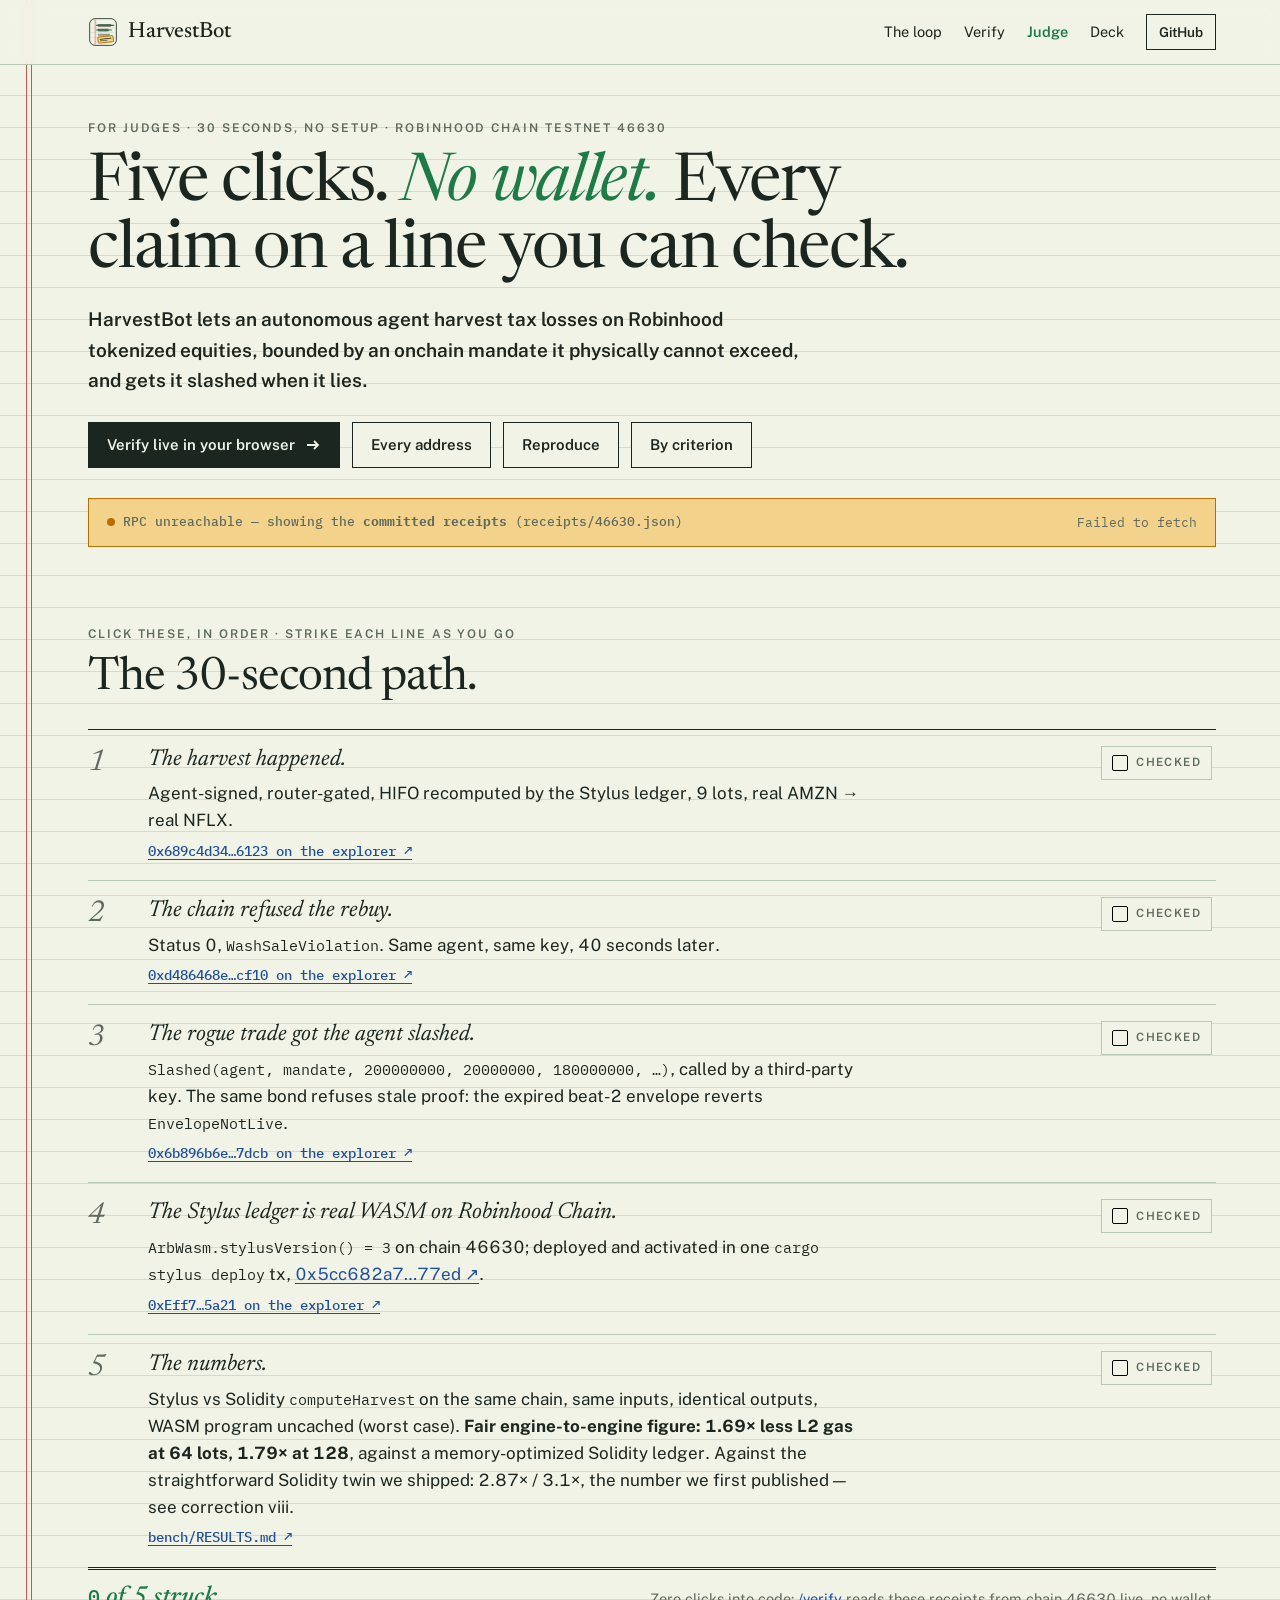
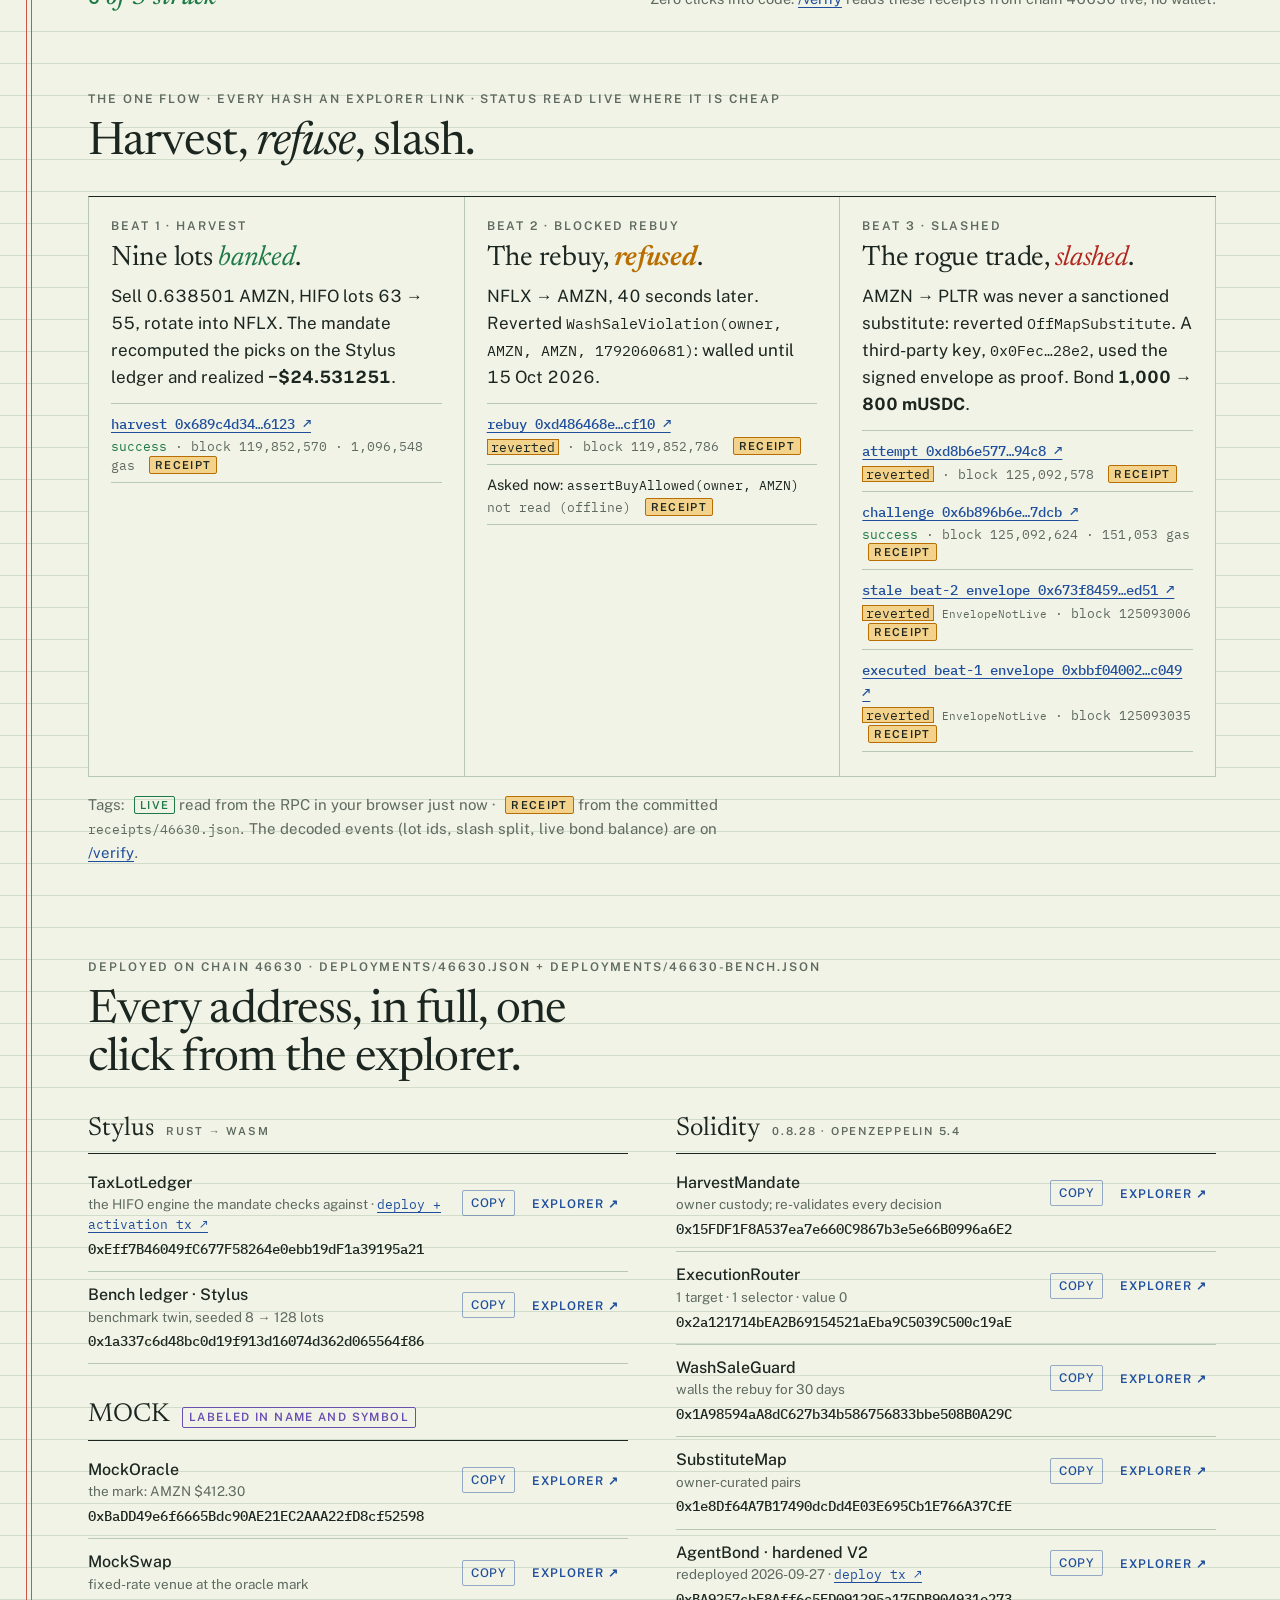
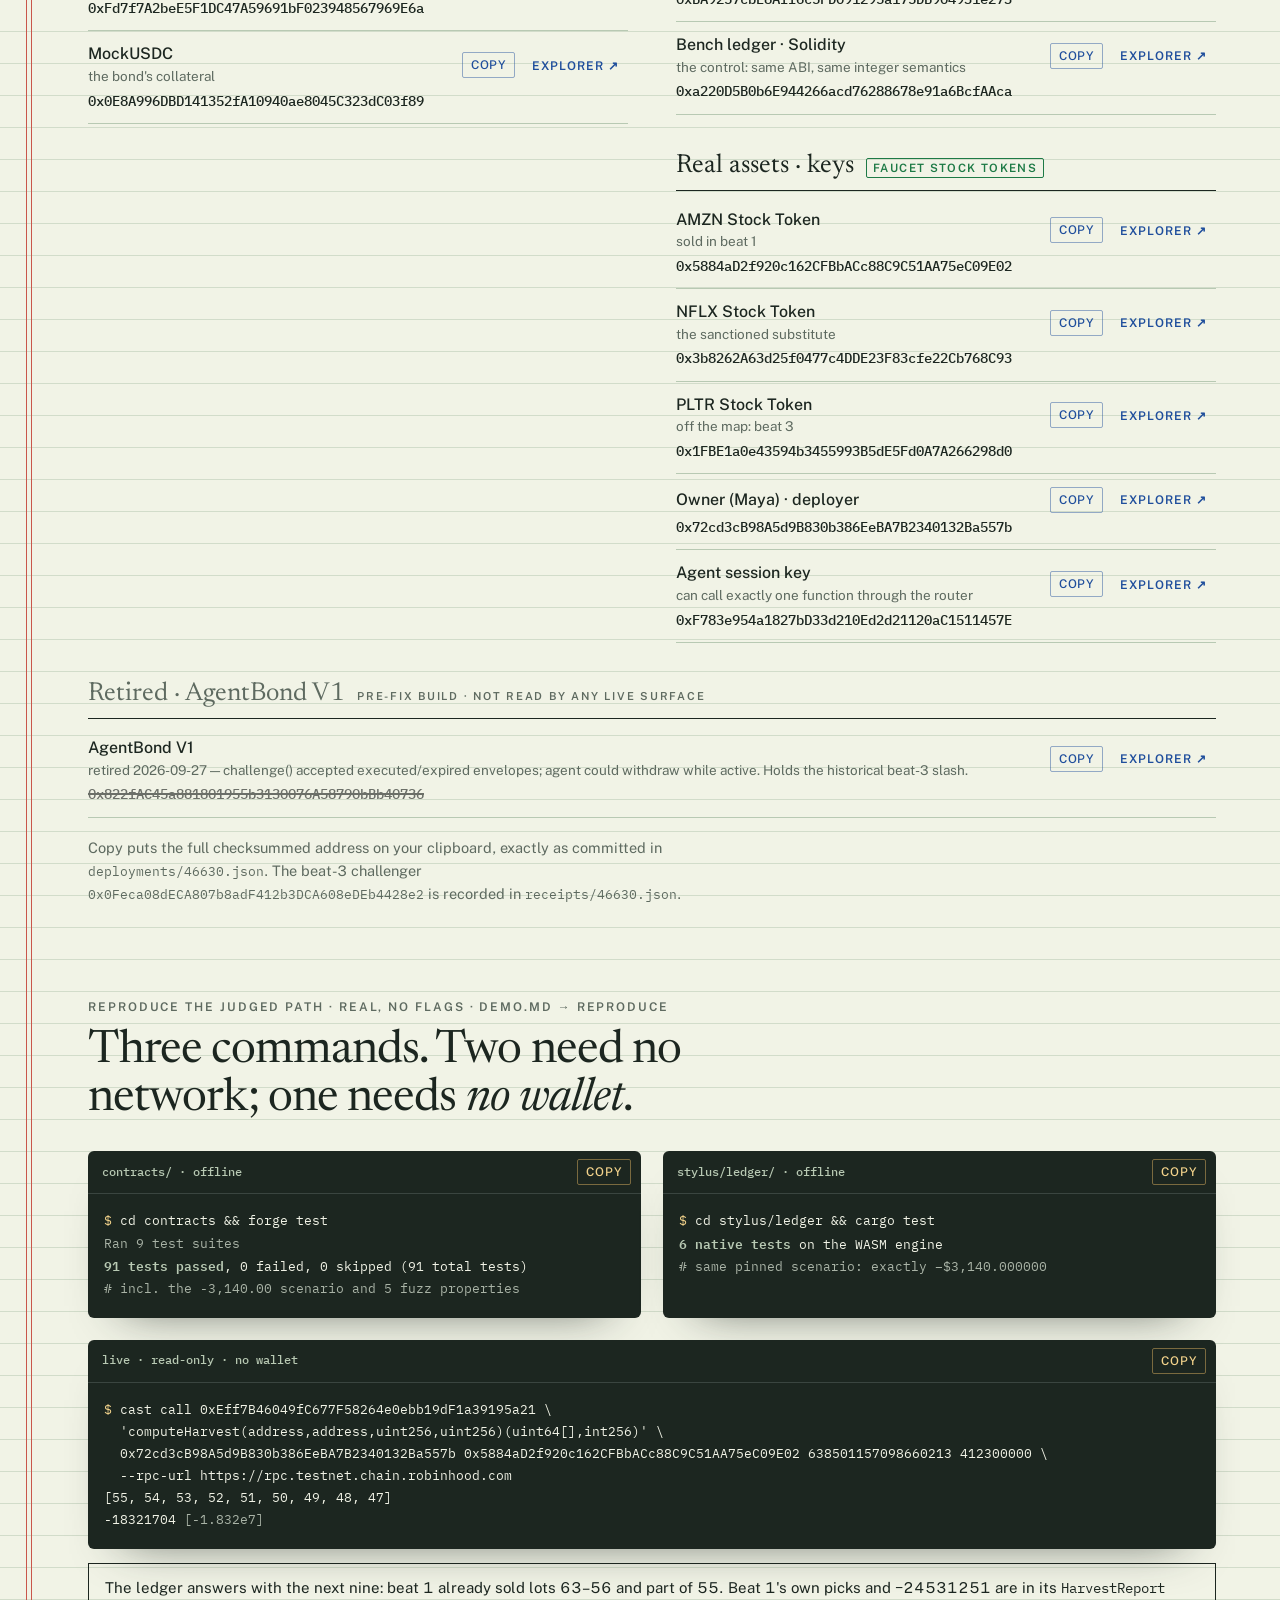
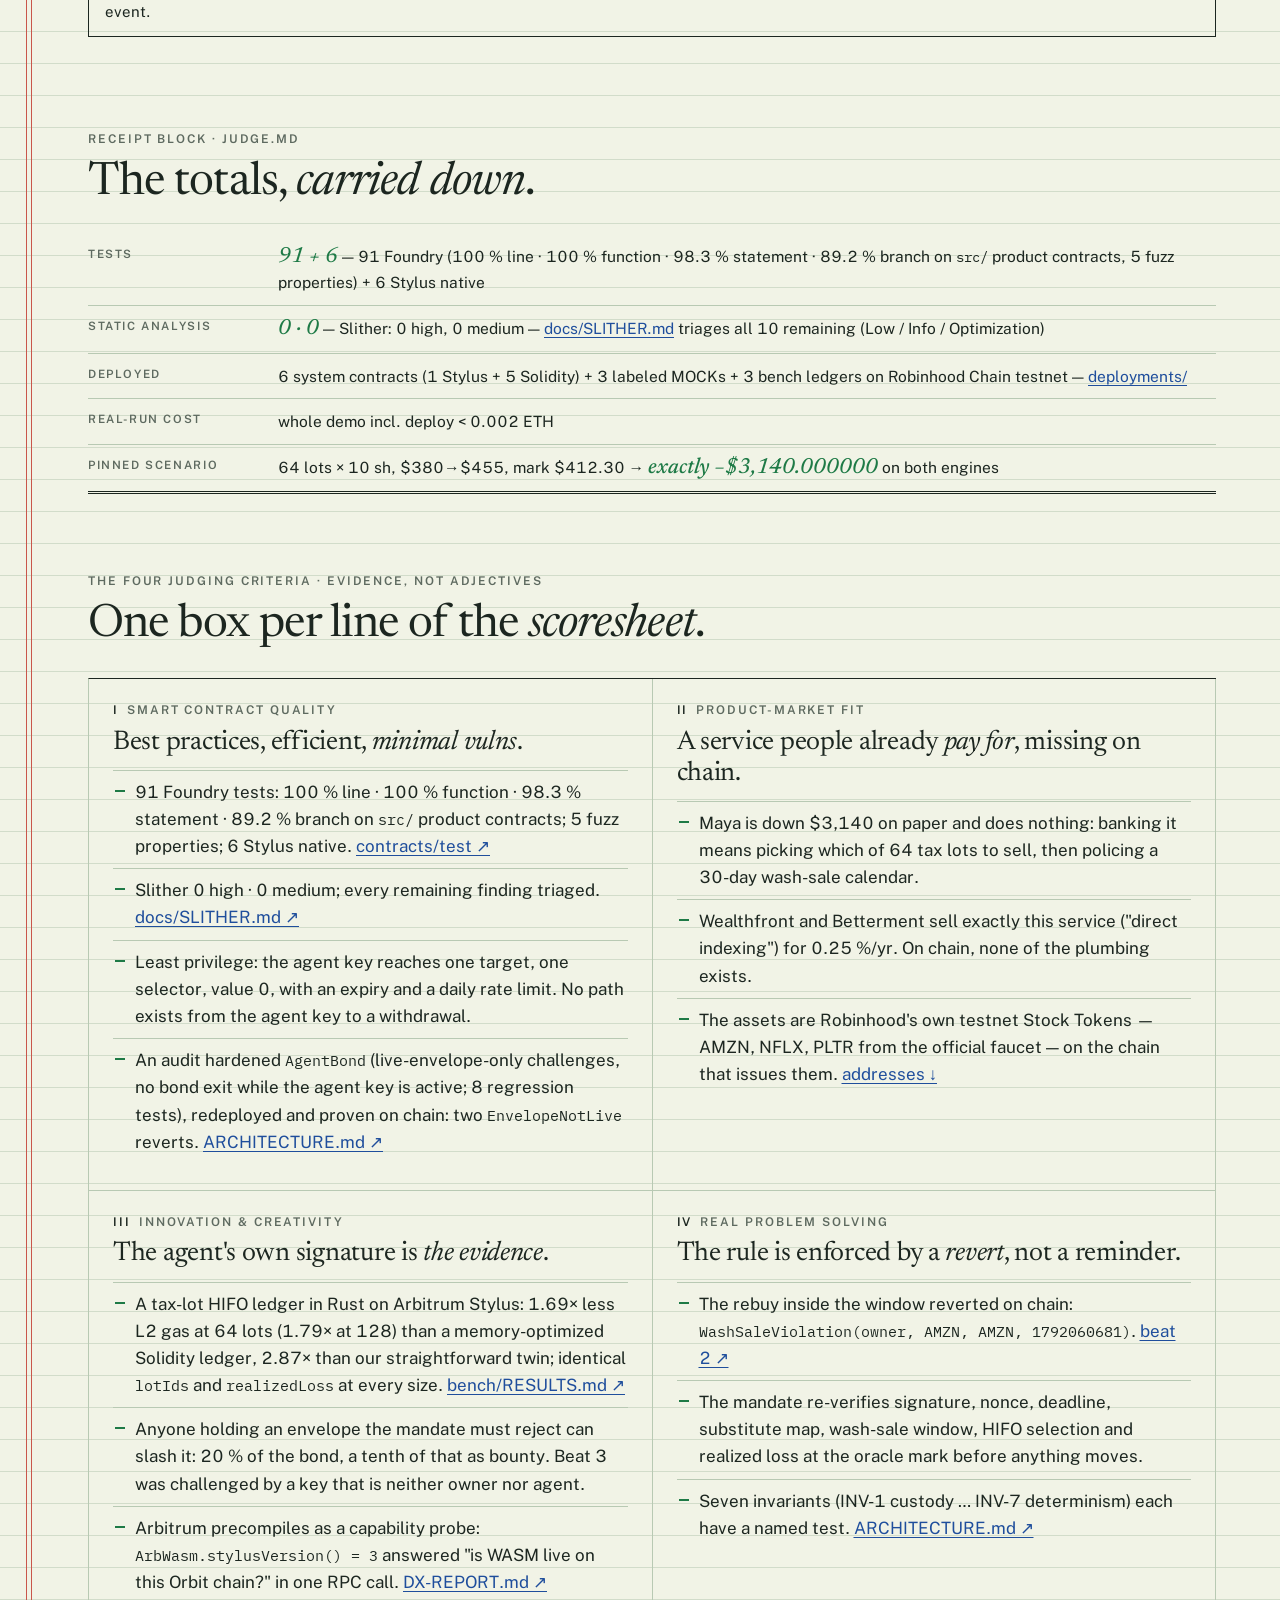
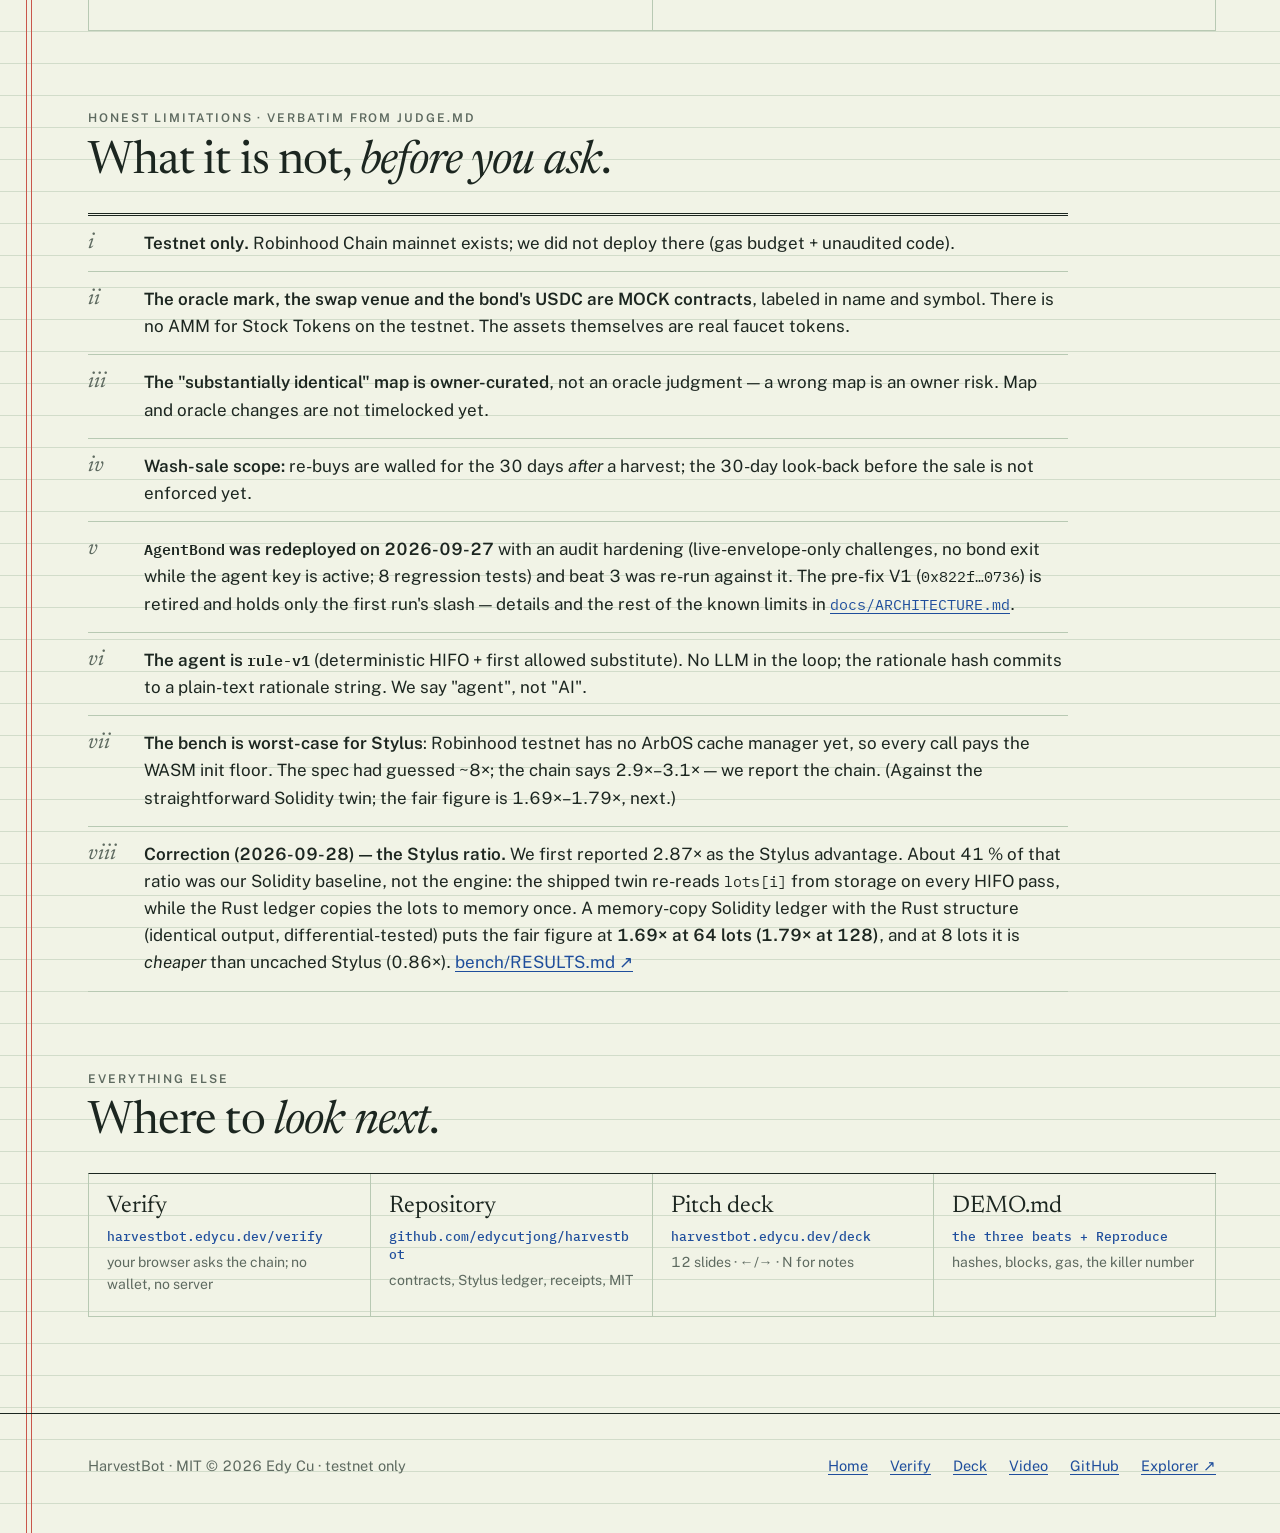
<file: site/judge/index.html>
<!doctype html>
<html lang="en">
<head>
<meta charset="utf-8">
<meta name="viewport" content="width=device-width, initial-scale=1">
<title>Judge HarvestBot in 30 seconds — receipts, contracts, reproduce</title>
<meta name="description" content="The judge's path for HarvestBot: five clicks, three on-chain beats, every deployed address on Robinhood Chain testnet, the reproduce commands, and the honest limits.">
<meta name="author" content="Edy Cu">
<meta name="theme-color" content="#F1F3E6">
<link rel="canonical" href="https://harvestbot.edycu.dev/judge/">
<link rel="icon" href="../assets/icon.svg" type="image/svg+xml">
<!-- OG image: bump ?v= whenever og-image.png is regenerated -->
<meta property="og:type" content="website">
<meta property="og:site_name" content="HarvestBot">
<meta property="og:url" content="https://harvestbot.edycu.dev/judge/">
<meta property="og:title" content="Judge HarvestBot in 30 seconds">
<meta property="og:description" content="Five clicks, no wallet: the harvest, the refused rebuy, the slash — on Robinhood Chain testnet 46630. Every address, every reproduce command, every limit.">
<meta property="og:image" content="https://harvestbot.edycu.dev/assets/og-image.png?v=1">
<meta property="og:image:width" content="1200">
<meta property="og:image:height" content="630">
<meta property="og:image:alt" content="HarvestBot: nine high-basis lots struck through in green ink; an amber stamp walls the rebuy until 15 Oct 2026.">
<meta name="twitter:card" content="summary_large_image">
<meta name="twitter:title" content="Judge HarvestBot in 30 seconds">
<meta name="twitter:description" content="Five clicks, no wallet: the harvest, the refused rebuy, the slash — on Robinhood Chain testnet 46630. Every address, every reproduce command, every limit.">
<meta name="twitter:image" content="https://harvestbot.edycu.dev/assets/og-image.png?v=1">
<link rel="preconnect" href="https://fonts.googleapis.com">
<link rel="preconnect" href="https://fonts.gstatic.com" crossorigin>
<link rel="preconnect" href="https://rpc.testnet.chain.robinhood.com" crossorigin>
<link href="https://fonts.googleapis.com/css2?family=Newsreader:ital,opsz,wght@0,6..72,400;0,6..72,500;1,6..72,400;1,6..72,500&family=Public+Sans:wght@400;500;600;700&family=IBM+Plex+Mono:wght@400;500;600&display=swap" rel="stylesheet">
<style>
:root {
  --bg:      #F1F3E6;
  --paper-2: #E6EBD6;
  --ink:     #1C2620;
  --muted:   #5E6A60;
  --rule:    #B8C9B3;
  --margin:  #C9564B;
  --link:    #1F4E9C;
  --before:  #6B6F68;
  --after:   #1E7A46;
  --wall:    #B86E00;
  --wall-fill: #F3D38B;
  --slash:   #B3261E;
  --mock:    #6A4FB0;
  --font-display: "Newsreader", "Iowan Old Style", Georgia, serif;
  --font-body:    "Public Sans", "Helvetica Neue", Arial, sans-serif;
  --font-data:    "IBM Plex Mono", ui-monospace, Menlo, monospace;
}
</style>
<link rel="stylesheet" href="../assets/ledger.css">
<style>
.wrap { padding-left: calc(var(--gut) + 24px); padding-right: var(--gut); max-width: 1400px; margin: 0 auto; }
.head { padding-top: 56px; padding-bottom: 8px; }
.head h1 { font: 400 clamp(40px, 5.2vw, 76px)/1.02 var(--font-display); letter-spacing: -.02em; margin: 14px 0 18px; max-width: 15em; text-wrap: balance; }
.head h1 em { font-style: italic; color: var(--after); }
.pitch { max-width: 60ch; font-size: 19px; margin: 0 0 26px; }
.pitch b { font-weight: 600; }
.ctas { display: flex; flex-wrap: wrap; gap: 12px; }
.jsec { padding-top: 72px; padding-bottom: 8px; }
.jsec .sec-h { font-size: clamp(30px, 3.6vw, 48px); }

/* the status line (same contract as /verify) */
.status { margin-top: 30px; display: flex; flex-wrap: wrap; gap: 10px 24px; align-items: center; justify-content: space-between;
  padding: 14px 18px; border: 1.5px solid var(--ink); background: var(--bg); }
.status .meta { font: 400 13px/1.5 var(--font-data); color: var(--muted); }
.status[data-state="fallback"] { border-color: var(--wall); background: var(--wall-fill); }

/* ---------- the 30-second path: a ledger you strike as you go ---------- */
.path { list-style: none; margin: 26px 0 0; padding: 0; border-top: 1.5px solid var(--ink); counter-reset: step; }
.path li { position: relative; display: grid; grid-template-columns: 44px minmax(0, 1fr) auto; gap: 6px 16px; align-items: start;
  padding: 16px 4px 16px 0; border-bottom: 1px solid var(--rule); counter-increment: step; }
.path li:nth-child(5) { border-bottom: 3.5px double var(--ink); }
.path .n { font: italic 400 30px/1 var(--font-display); color: var(--muted); padding-top: 2px; }
.path .n::before { content: counter(step); }
.path h3 { font: 400 23px/1.25 var(--font-display); margin: 0 0 4px; position: relative; display: inline; }
.path h3 em { font-style: italic; }
.path p { margin: 6px 0 0; max-width: 72ch; }
.path .go { font: 500 13.5px/1.5 var(--font-data); display: inline-block; margin-top: 6px; overflow-wrap: anywhere; }
.tick { display: inline-flex; align-items: center; gap: 8px; font: 600 11.5px/1 var(--font-body); letter-spacing: .12em; text-transform: uppercase;
  color: var(--muted); cursor: pointer; user-select: none; padding: 8px 10px; border: 1px solid var(--rule); background: var(--bg);
  transition: color .18s, border-color .18s, background .18s, transform .15s var(--ease); white-space: nowrap; }
.tick:hover { color: var(--after); border-color: var(--after); background: var(--paper-2); }
.tick:active { transform: scale(.96); }
.tick input { appearance: none; -webkit-appearance: none; width: 16px; height: 16px; margin: 0; border: 1.5px solid currentColor; border-radius: 2px;
  display: grid; place-content: center; cursor: pointer; background: var(--bg); }
.tick input::after { content: ""; width: 8px; height: 4px; border: solid var(--bg); border-width: 0 0 2px 2px; transform: rotate(-45deg) translate(1px, -1px); opacity: 0; }
.tick input:checked { background: var(--after); border-color: var(--after); }
.tick input:checked::after { opacity: 1; }
.tick input:focus-visible { outline: 2.5px solid var(--link); outline-offset: 3px; }
.path li .strike { position: absolute; left: 44px; right: 0; top: 33px; height: 2px; background: var(--after); transform: scaleX(0); transform-origin: left center;
  transition: transform .42s var(--ease); pointer-events: none; }
.path li.done .strike { transform: scaleX(1); }
.path li.done .n { color: var(--after); }
.path li.done .tick { color: var(--after); border-color: var(--after); }
.tally { margin-top: 14px; display: flex; flex-wrap: wrap; gap: 8px 20px; align-items: baseline; justify-content: space-between; }
.tally .t { font: italic 500 26px/1.1 var(--font-display); color: var(--after); }
.tally .t span { font-family: var(--font-data); font-style: normal; font-size: 20px; }
.tally .muted { font-size: 14.5px; }

/* ---------- beats ---------- */
.beats { display: grid; grid-template-columns: repeat(3, minmax(0, 1fr)); gap: 0; margin-top: 28px; border-top: 1.5px solid var(--ink); border-left: 1px solid var(--rule); }
.bt { padding: 22px 22px 24px; border-right: 1px solid var(--rule); border-bottom: 1px solid var(--rule); min-width: 0; background: var(--bg);
  transition: background .25s var(--ease), transform .25s var(--ease), box-shadow .25s var(--ease); }
.bt:hover { background: var(--paper-2); transform: translateY(-3px); box-shadow: 0 14px 26px -22px rgba(28,38,32,.6); position: relative; z-index: 1; }
.bt h3 { font: 400 28px/1.15 var(--font-display); margin: 8px 0 8px; letter-spacing: -.01em; }
.bt h3 em { font-style: italic; }
.bt.b1 h3 em { color: var(--after); } .bt.b2 h3 em { color: var(--wall); font-weight: 600; } .bt.b3 h3 em { color: var(--slash); }
.bt p { margin: 0 0 12px; }
.bt ul { list-style: none; margin: 0; padding: 0; border-top: 1px solid var(--rule); }
.bt li { padding: 8px 0; border-bottom: 1px solid var(--rule); font-size: 14.5px; }
.bt li a { font: 500 13.5px/1.5 var(--font-data); overflow-wrap: anywhere; }
.bt li .rd { display: block; font: 400 12.5px/1.45 var(--font-data); color: var(--muted); margin-top: 2px; }
.bt li .rd b { font-weight: 600; }
.bt li .rd .ok { color: var(--after); } .bt li .rd .rv { color: var(--ink); background: var(--wall-fill); box-shadow: inset 0 0 0 1px var(--wall); padding: 0 4px; }
.src { display: inline-block; margin-left: 6px; font: 600 11px/1 var(--font-body); letter-spacing: .12em; text-transform: uppercase; padding: 3px 5px 2px; border: 1px solid currentColor; border-radius: 2px; vertical-align: .1em; }
.src.live { color: var(--after); } .src.rec { color: var(--ink); background: var(--wall-fill); border-color: var(--wall); } .src.now { color: var(--link); }
.after-beats { margin-top: 16px; font-size: 15px; color: var(--muted); max-width: 70ch; }

/* ---------- contracts ---------- */
.groups { display: grid; grid-template-columns: repeat(2, minmax(0, 1fr)); gap: 36px 48px; margin-top: 30px; }
.col { display: grid; gap: 36px; align-content: start; min-width: 0; }
.grp { min-width: 0; }
.grp.wide { grid-column: 1 / -1; }
.grp h3 { display: flex; flex-wrap: wrap; align-items: baseline; gap: 6px 12px; font: 400 26px/1.2 var(--font-display); margin: 0 0 6px; padding-bottom: 8px; border-bottom: 1.5px solid var(--ink); }
.grp h3 .label { font-size: 11px; }
.grp.retired h3 { color: var(--muted); }
.addr { display: grid; grid-template-columns: minmax(0, 1fr) auto; gap: 4px 12px; padding: 12px 0 12px; border-bottom: 1px solid var(--rule); align-items: center; }
.addr .nm { font: 500 16px/1.35 var(--font-body); }
.addr .nm small { display: block; font: 400 13.5px/1.45 var(--font-body); color: var(--muted); margin-top: 2px; }
.addr .nm small a { font-family: var(--font-data); font-size: 12.5px; }
.addr .hx { grid-column: 1 / -1; font: 500 14px/1.45 var(--font-data); overflow-wrap: anywhere; color: var(--ink); }
.addr .act { display: flex; gap: 8px; align-items: center; grid-row: 1; grid-column: 2; }
.addr .ex { font: 600 12px/1 var(--font-body); letter-spacing: .08em; text-transform: uppercase; text-decoration: none; padding: 7px 8px 6px; border: 1px solid transparent; border-radius: 2px;
  transition: border-color .18s, background .18s, color .18s; }
.addr .ex:hover { border-color: var(--link); background: var(--paper-2); }
.grp.retired .addr .hx { color: var(--before); text-decoration: line-through; text-decoration-color: var(--before); text-decoration-thickness: 1.5px; }
.srcnote { margin-top: 18px; font-size: 14.5px; color: var(--muted); max-width: 72ch; }

/* ---------- reproduce ---------- */
.repro { display: grid; grid-template-columns: repeat(2, minmax(0, 1fr)); gap: 22px; margin-top: 28px; }
.cmd { background: var(--ink); color: var(--bg); border-radius: 6px; overflow: hidden; min-width: 0; box-shadow: 0 24px 50px -36px rgba(28,38,32,.8); }
.cmd.wide { grid-column: 1 / -1; }
.cmd-bar { display: flex; justify-content: space-between; align-items: center; gap: 12px; padding: 8px 10px 8px 14px; border-bottom: 1px solid #3A4540; font: 500 12px/1.4 var(--font-data); color: var(--rule); }
.cmd pre { margin: 0; padding: 16px 16px 18px; font: 400 13px/1.7 var(--font-data); white-space: pre-wrap; word-break: break-word; overflow-wrap: anywhere; }
.cmd .c { color: var(--wall-fill); }
.cmd .ok { color: var(--rule); font-weight: 600; }
.cmd .dim { color: #A9B3A6; }
.cmd .copy { color: var(--wall-fill); border-color: #7A6A3F; }
.cmd .copy:hover { background: var(--wall-fill); color: var(--ink); border-color: var(--wall-fill); }
.cmd .copy[data-done] { color: var(--rule); border-color: var(--rule); background: none; }
.livecall { margin-top: 14px; padding: 12px 16px; border: 1.5px solid var(--ink); font-size: 15px; }
.livecall code { font-size: 14px; }

/* ---------- receipt block ---------- */
.rtab { width: 100%; border-collapse: collapse; margin-top: 26px; font-size: 15.5px; }
.rtab th { text-align: left; vertical-align: top; width: 190px; padding: 12px 16px 12px 0; font: 600 11.5px/1.5 var(--font-body); letter-spacing: .14em; text-transform: uppercase; color: var(--muted); border-bottom: 1px solid var(--rule); }
.rtab td { padding: 10px 0; border-bottom: 1px solid var(--rule); }
.rtab tr:last-child th, .rtab tr:last-child td { border-bottom: 3.5px double var(--ink); }
.rtab .fig { font: italic 500 22px/1.2 var(--font-display); color: var(--after); }

/* ---------- criteria ---------- */
.crit { display: grid; grid-template-columns: repeat(2, minmax(0, 1fr)); gap: 0; margin-top: 28px; border-top: 1.5px solid var(--ink); border-left: 1px solid var(--rule); }
.cr { padding: 24px 24px 26px; border-right: 1px solid var(--rule); border-bottom: 1px solid var(--rule); min-width: 0; }
.cr .label i { font-style: normal; color: var(--ink); margin-right: 8px; }
.cr h3 { font: 400 27px/1.15 var(--font-display); margin: 8px 0 12px; letter-spacing: -.01em; }
.cr h3 em { font-style: italic; }
.cr ul { margin: 0; padding: 0; list-style: none; }
.cr li { position: relative; padding: 8px 0 8px 22px; border-top: 1px solid var(--rule); }
.cr li::before { content: ""; position: absolute; left: 2px; top: 19px; width: 10px; height: 2px; background: var(--after); }
.cr li a { overflow-wrap: anywhere; }

/* ---------- honest limits (verbatim) ---------- */
.limits { margin: 26px 0 0; padding: 0; list-style: none; border-top: 3.5px double var(--ink); max-width: 980px; }
.limits li { padding: 14px 0 14px 0; border-bottom: 1px solid var(--rule); display: grid; grid-template-columns: 44px minmax(0, 1fr); gap: 12px; }
.limits li > span { font: italic 400 22px/1.2 var(--font-display); color: var(--muted); }
.limits b { font-weight: 600; }
.verb { font-size: 14.5px; color: var(--muted); margin-top: 14px; }

/* ---------- links ---------- */
.linkgrid { display: grid; grid-template-columns: repeat(4, minmax(0, 1fr)); gap: 0; margin-top: 26px; border-top: 1.5px solid var(--ink); border-left: 1px solid var(--rule); }
.lk { display: block; padding: 18px 18px 20px; border-right: 1px solid var(--rule); border-bottom: 1px solid var(--rule); text-decoration: none; color: var(--ink); min-width: 0;
  transition: background .22s var(--ease), transform .22s var(--ease), box-shadow .22s var(--ease); }
.lk:hover { background: var(--paper-2); transform: translateY(-3px); box-shadow: 0 14px 26px -22px rgba(28,38,32,.6); position: relative; z-index: 1; }
.lk b { display: block; font: 400 24px/1.2 var(--font-display); }
.lk span { display: block; margin-top: 6px; font: 500 12.5px/1.45 var(--font-data); color: var(--link); overflow-wrap: anywhere; }
.lk small { display: block; margin-top: 6px; font-size: 14px; color: var(--muted); }
.nav-links a[aria-current="page"] { color: var(--after); font-weight: 600; }
.nav-links a[aria-current="page"]:hover { background-size: 100% 2px; }
.endpad { padding-bottom: 96px; }

@media (max-width: 1080px) {
  .beats { grid-template-columns: minmax(0, 1fr); }
  .linkgrid { grid-template-columns: repeat(2, minmax(0, 1fr)); }
}
@media (max-width: 860px) {
  .groups, .repro, .crit { grid-template-columns: minmax(0, 1fr); }
}
@media (max-width: 600px) {
  .path li { grid-template-columns: 30px minmax(0, 1fr); }
  .path li .tick { grid-column: 2; justify-self: start; }
  .path li .strike { left: 30px; }
  .path .n { font-size: 24px; }
  .path h3 { font-size: 20px; }
  .rtab th { display: block; width: auto; border-bottom: 0; padding: 12px 0 0; }
  .rtab td { display: block; padding: 4px 0 12px; }
  .rtab tr:last-child th { border-bottom: 0; }
  .linkgrid { grid-template-columns: minmax(0, 1fr); }
  .addr .act { grid-row: auto; grid-column: 1 / -1; }
  .nav-links { gap: 12px; }
  .status { flex-direction: column; align-items: flex-start; }
}
@media (prefers-reduced-motion: reduce) { .path li .strike { transition: none; } }
</style>
</head>
<body>
<a class="skip" href="#main">Skip to content</a>
<header class="nav">
  <a class="brand" href="../" aria-label="HarvestBot home"><img src="../assets/icon.svg" alt="" width="30" height="30">HarvestBot</a>
  <nav class="nav-links" aria-label="Primary">
    <a class="hide-sm" href="../#loop">The loop</a>
    <a href="../verify/">Verify</a>
    <a href="./" aria-current="page">Judge</a>
    <a class="hide-sm" href="../deck/">Deck</a>
    <a class="btn sm hide-sm" href="https://github.com/edycutjong/harvestbot">GitHub</a>
  </nav>
</header>

<main id="main">
<section class="wrap head" aria-labelledby="h1">
  <div class="label">For judges · 30 seconds, no setup · Robinhood Chain testnet 46630</div>
  <h1 id="h1">Five clicks. <em>No wallet.</em> Every claim on a line you can check.</h1>
  <p class="pitch"><b>HarvestBot lets an autonomous agent harvest tax losses on Robinhood tokenized equities, bounded by an onchain mandate it physically cannot exceed, and gets it slashed when it lies.</b></p>
  <div class="ctas">
    <a class="btn ink" href="../verify/">Verify live in your browser <svg class="arr" viewBox="0 0 16 16" fill="none" stroke="currentColor" stroke-width="1.8" aria-hidden="true"><path d="M2 8h11M9 4l4 4-4 4"/></svg></a>
    <a class="btn" href="#contracts">Every address</a>
    <a class="btn" href="#reproduce">Reproduce</a>
    <a class="btn" href="#criteria">By criterion</a>
  </div>
  <div class="status" id="status" data-state="idle" role="status" aria-live="polite">
    <span class="live" id="st-live" data-state="idle"><i></i><span id="st-text">Reading chain 46630 from your browser…</span></span>
    <span class="meta" id="st-meta">rpc.testnet.chain.robinhood.com · 1 batch · no wallet</span>
  </div>
</section>

<section class="wrap jsec" id="path" aria-labelledby="path-h">
  <div class="label">Click these, in order · strike each line as you go</div>
  <h2 class="sec-h" id="path-h">The 30-second path.</h2>
  <ol class="path" id="checklist">
    <li data-step="1"><span class="n" aria-hidden="true"></span>
      <div><h3><em>The harvest happened.</em></h3>
        <p>Agent-signed, router-gated, HIFO recomputed by the Stylus ledger, 9 lots, real AMZN → real NFLX.</p>
        <a class="go" data-tick="1" href="https://explorer.testnet.chain.robinhood.com/tx/0x689c4d345c492c08ef06aed9341de941cb131835cce52886d700207925f26123">0x689c4d34…6123 on the explorer ↗</a></div>
      <label class="tick"><input type="checkbox" aria-label="Step 1 checked"> checked</label><span class="strike" aria-hidden="true"></span></li>
    <li data-step="2"><span class="n" aria-hidden="true"></span>
      <div><h3><em>The chain refused the rebuy.</em></h3>
        <p>Status 0, <code>WashSaleViolation</code>. Same agent, same key, 40 seconds later.</p>
        <a class="go" data-tick="2" href="https://explorer.testnet.chain.robinhood.com/tx/0xd486468ea84c6d419b28401386ce832483f809f96a35ea94e9c4a92037fecf10">0xd486468e…cf10 on the explorer ↗</a></div>
      <label class="tick"><input type="checkbox" aria-label="Step 2 checked"> checked</label><span class="strike" aria-hidden="true"></span></li>
    <li data-step="3"><span class="n" aria-hidden="true"></span>
      <div><h3><em>The rogue trade got the agent slashed.</em></h3>
        <p><code>Slashed(agent, mandate, 200000000, 20000000, 180000000, …)</code>, called by a third-party key. The same bond refuses stale proof: the expired beat-2 envelope reverts <code>EnvelopeNotLive</code>.</p>
        <a class="go" data-tick="3" href="https://explorer.testnet.chain.robinhood.com/tx/0x6b896b6e5aa1895b8084c1000997fcb4daa219de24f2d0219e8debfdc51e7dcb">0x6b896b6e…7dcb on the explorer ↗</a></div>
      <label class="tick"><input type="checkbox" aria-label="Step 3 checked"> checked</label><span class="strike" aria-hidden="true"></span></li>
    <li data-step="4"><span class="n" aria-hidden="true"></span>
      <div><h3><em>The Stylus ledger is real WASM on Robinhood Chain.</em></h3>
        <p><code>ArbWasm.stylusVersion() = 3</code> on chain 46630; deployed and activated in one <code>cargo stylus deploy</code> tx, <a href="https://explorer.testnet.chain.robinhood.com/tx/0x5cc682a744a69537987990b58c7884313c315fa7cf22998986b4fbe0dac177ed">0x5cc682a7…77ed ↗</a>.</p>
        <a class="go" data-tick="4" href="https://explorer.testnet.chain.robinhood.com/address/0xEff7B46049fC677F58264e0ebb19dF1a39195a21">0xEff7…5a21 on the explorer ↗</a></div>
      <label class="tick"><input type="checkbox" aria-label="Step 4 checked"> checked</label><span class="strike" aria-hidden="true"></span></li>
    <li data-step="5"><span class="n" aria-hidden="true"></span>
      <div><h3><em>The numbers.</em></h3>
        <p>Stylus vs Solidity <code>computeHarvest</code> on the same chain, same inputs, identical outputs, WASM program uncached (worst case). <b>Fair engine-to-engine figure: 1.69× less L2 gas at 64 lots, 1.79× at 128</b>, against a memory-optimized Solidity ledger. Against the straightforward Solidity twin we shipped: 2.87× / 3.1×, the number we first published — see correction viii.</p>
        <a class="go" data-tick="5" href="https://github.com/edycutjong/harvestbot/blob/main/bench/RESULTS.md">bench/RESULTS.md ↗</a></div>
      <label class="tick"><input type="checkbox" aria-label="Step 5 checked"> checked</label><span class="strike" aria-hidden="true"></span></li>
  </ol>
  <div class="tally"><span class="t" id="tally"><span>0</span> of 5 struck</span><span class="muted">Zero clicks into code: <a href="../verify/">/verify</a> reads these receipts from chain 46630 live, no wallet.</span></div>
</section>

<section class="wrap jsec" id="beats" aria-labelledby="beats-h">
  <div class="label">The one flow · every hash an explorer link · status read live where it is cheap</div>
  <h2 class="sec-h" id="beats-h">Harvest, <em>refuse</em>, slash.</h2>
  <div class="beats">
    <article class="bt b1">
      <div class="label">Beat 1 · harvest</div>
      <h3>Nine lots <em>banked</em>.</h3>
      <p>Sell 0.638501 AMZN, HIFO lots 63 → 55, rotate into NFLX. The mandate recomputed the picks on the Stylus ledger and realized <b>−$24.531251</b>.</p>
      <ul>
        <li><a href="https://explorer.testnet.chain.robinhood.com/tx/0x689c4d345c492c08ef06aed9341de941cb131835cce52886d700207925f26123">harvest 0x689c4d34…6123 ↗</a><span class="rd" data-f="b1"><span class="ok">success</span> · block 119,852,570 · 1,096,548 gas <span class="src rec">receipt</span></span></li>
      </ul>
    </article>
    <article class="bt b2">
      <div class="label">Beat 2 · blocked rebuy</div>
      <h3>The rebuy, <em>refused</em>.</h3>
      <p>NFLX → AMZN, 40 seconds later. Reverted <code>WashSaleViolation(owner, AMZN, AMZN, 1792060681)</code>: walled until 15 Oct 2026.</p>
      <ul>
        <li><a href="https://explorer.testnet.chain.robinhood.com/tx/0xd486468ea84c6d419b28401386ce832483f809f96a35ea94e9c4a92037fecf10">rebuy 0xd486468e…cf10 ↗</a><span class="rd" data-f="b2"><span class="rv">reverted</span> · block 119,852,786 <span class="src rec">receipt</span></span></li>
        <li>Asked now: <code>assertBuyAllowed(owner, AMZN)</code><span class="rd" data-f="b2now">read on load</span></li>
      </ul>
    </article>
    <article class="bt b3">
      <div class="label">Beat 3 · slashed</div>
      <h3>The rogue trade, <em>slashed</em>.</h3>
      <p>AMZN → PLTR was never a sanctioned substitute: reverted <code>OffMapSubstitute</code>. A third-party key, <code>0x0Fec…28e2</code>, used the signed envelope as proof. Bond <b>1,000 → 800 mUSDC</b>.</p>
      <ul>
        <li><a href="https://explorer.testnet.chain.robinhood.com/tx/0xd8b6e5779f53a1cc157a9962c8546e0e5bdef3cc1e62f441458a19359c5994c8">attempt 0xd8b6e577…94c8 ↗</a><span class="rd" data-f="b3a"><span class="rv">reverted</span> · block 125,092,578 <span class="src rec">receipt</span></span></li>
        <li><a href="https://explorer.testnet.chain.robinhood.com/tx/0x6b896b6e5aa1895b8084c1000997fcb4daa219de24f2d0219e8debfdc51e7dcb">challenge 0x6b896b6e…7dcb ↗</a><span class="rd" data-f="b3s"><span class="ok">success</span> · block 125,092,624 · 151053 gas <span class="src rec">receipt</span></span></li>
        <li><a href="https://explorer.testnet.chain.robinhood.com/tx/0x673f8459a6a8205e318676cda4e25ec3c728c4d22ee44ca3d682ce8e9d5eed51">stale beat-2 envelope 0x673f8459…ed51 ↗</a><span class="rd"><span class="rv">reverted</span> <code>EnvelopeNotLive</code> · block 125093006 <span class="src rec">receipt</span></span></li>
        <li><a href="https://explorer.testnet.chain.robinhood.com/tx/0xbbf040023fa28d8f446756452d3738426ca1e56dfa49b3f92f641c58c3bbc049">executed beat-1 envelope 0xbbf04002…c049 ↗</a><span class="rd"><span class="rv">reverted</span> <code>EnvelopeNotLive</code> · block 125093035 <span class="src rec">receipt</span></span></li>
      </ul>
    </article>
  </div>
  <p class="after-beats">Tags: <span class="src live">live</span> read from the RPC in your browser just now · <span class="src rec">receipt</span> from the committed <code>receipts/46630.json</code>. The decoded events (lot ids, slash split, live bond balance) are on <a href="../verify/">/verify</a>.</p>
</section>

<section class="wrap jsec" id="contracts" aria-labelledby="ct-h">
  <div class="label">Deployed on chain 46630 · deployments/46630.json + deployments/46630-bench.json</div>
  <h2 class="sec-h" id="ct-h">Every address, in full, one click from the explorer.</h2>
  <div class="groups" id="groups">
    <div class="col">
    <div class="grp">
      <h3>Stylus <span class="label">Rust → WASM</span></h3>
      <div class="addr" data-key="ledger"><div class="nm">TaxLotLedger<small>the HIFO engine the mandate checks against · <a href="https://explorer.testnet.chain.robinhood.com/tx/0x5cc682a744a69537987990b58c7884313c315fa7cf22998986b4fbe0dac177ed">deploy + activation tx ↗</a></small></div><code class="hx">0xEff7B46049fC677F58264e0ebb19dF1a39195a21</code></div>
      <div class="addr" data-key="bench.stylus"><div class="nm">Bench ledger · Stylus<small>benchmark twin, seeded 8 → 128 lots</small></div><code class="hx">0x1a337c6d48bc0d19f913d16074d362d065564f86</code></div>
    </div>
    <div class="grp">
      <h3>MOCK <span class="chip mock">labeled in name and symbol</span></h3>
      <div class="addr" data-key="oracle"><div class="nm">MockOracle<small>the mark: AMZN $412.30</small></div><code class="hx">0xBaDD49e6f6665Bdc90AE21EC2AAA22fD8cf52598</code></div>
      <div class="addr" data-key="swap"><div class="nm">MockSwap<small>fixed-rate venue at the oracle mark</small></div><code class="hx">0xFd7f7A2beE5F1DC47A59691bF023948567969E6a</code></div>
      <div class="addr" data-key="usdc"><div class="nm">MockUSDC<small>the bond's collateral</small></div><code class="hx">0x0E8A996DBD141352fA10940ae8045C323dC03f89</code></div>
    </div>
    </div>
    <div class="col">
    <div class="grp">
      <h3>Solidity <span class="label">0.8.28 · OpenZeppelin 5.4</span></h3>
      <div class="addr" data-key="mandate"><div class="nm">HarvestMandate<small>owner custody; re-validates every decision</small></div><code class="hx">0x15FDF1F8A537ea7e660C9867b3e5e66B0996a6E2</code></div>
      <div class="addr" data-key="router"><div class="nm">ExecutionRouter<small>1 target · 1 selector · value 0</small></div><code class="hx">0x2a121714bEA2B69154521aEba9C5039C500c19aE</code></div>
      <div class="addr" data-key="guard"><div class="nm">WashSaleGuard<small>walls the rebuy for 30 days</small></div><code class="hx">0x1A98594aA8dC627b34b586756833bbe508B0A29C</code></div>
      <div class="addr" data-key="subMap"><div class="nm">SubstituteMap<small>owner-curated pairs</small></div><code class="hx">0x1e8Df64A7B17490dcDd4E03E695Cb1E766A37CfE</code></div>
      <div class="addr" data-key="bond"><div class="nm">AgentBond · hardened V2<small>redeployed 2026-09-27 · <a href="https://explorer.testnet.chain.robinhood.com/tx/0x295a72bf1352dcedb03442d86b39ba0f7cbe0877a354553a3fde72172bce69ef">deploy tx ↗</a></small></div><code class="hx">0xBA9257cbE8Aff6c5FD091295a175DB904931e273</code></div>
      <div class="addr" data-key="bench.solidity"><div class="nm">Bench ledger · Solidity<small>the control: same ABI, same integer semantics</small></div><code class="hx">0xa220D5B0b6E944266acd76288678e91a6BcfAAca</code></div>
    </div>
    <div class="grp">
      <h3>Real assets · keys <span class="chip real">faucet stock tokens</span></h3>
      <div class="addr" data-key="assetSell"><div class="nm">AMZN Stock Token<small>sold in beat 1</small></div><code class="hx">0x5884aD2f920c162CFBbACc88C9C51AA75eC09E02</code></div>
      <div class="addr" data-key="assetBuy"><div class="nm">NFLX Stock Token<small>the sanctioned substitute</small></div><code class="hx">0x3b8262A63d25f0477c4DDE23F83cfe22Cb768C93</code></div>
      <div class="addr" data-key="assetOffmap"><div class="nm">PLTR Stock Token<small>off the map: beat 3</small></div><code class="hx">0x1FBE1a0e43594b3455993B5dE5Fd0A7A266298d0</code></div>
      <div class="addr" data-key="owner"><div class="nm">Owner (Maya) · deployer</div><code class="hx">0x72cd3cB98A5d9B830b386EeBA7B2340132Ba557b</code></div>
      <div class="addr" data-key="agent"><div class="nm">Agent session key<small>can call exactly one function through the router</small></div><code class="hx">0xF783e954a1827bD33d210Ed2d21120aC1511457E</code></div>
    </div>
    </div>
    <div class="grp wide retired">
      <h3>Retired · AgentBond V1 <span class="label">pre-fix build · not read by any live surface</span></h3>
      <div class="addr" data-key="bondV1.address"><div class="nm">AgentBond V1<small>retired 2026-09-27 — challenge() accepted executed/expired envelopes; agent could withdraw while active. Holds the historical beat-3 slash.</small></div><code class="hx">0x822fAC45a881801955b3130076A58790bBb40736</code></div>
    </div>
  </div>
  <p class="srcnote">Copy puts the full checksummed address on your clipboard, exactly as committed in <code>deployments/46630.json</code>. The beat-3 challenger <code>0x0Feca08dECA807b8adF412b3DCA608eDEb4428e2</code> is recorded in <code>receipts/46630.json</code>.</p>
</section>

<section class="wrap jsec" id="reproduce" aria-labelledby="rp-h">
  <div class="label">Reproduce the judged path · real, no flags · DEMO.md → Reproduce</div>
  <h2 class="sec-h" id="rp-h">Three commands. Two need no network; one needs <em>no wallet</em>.</h2>
  <div class="repro">
    <figure class="cmd" style="margin:0"><div class="cmd-bar"><span>contracts/ · offline</span><button class="copy" type="button" data-copy="cd contracts &amp;&amp; forge test">Copy</button></div>
<pre><span class="c">$</span> cd contracts &amp;&amp; forge test
<span class="dim">Ran 9 test suites</span>
<span class="ok">91 tests passed</span>, 0 failed, 0 skipped (91 total tests)
<span class="dim"># incl. the -3,140.00 scenario and 5 fuzz properties</span></pre></figure>
    <figure class="cmd" style="margin:0"><div class="cmd-bar"><span>stylus/ledger/ · offline</span><button class="copy" type="button" data-copy="cd stylus/ledger &amp;&amp; cargo test">Copy</button></div>
<pre><span class="c">$</span> cd stylus/ledger &amp;&amp; cargo test
<span class="ok">6 native tests</span> on the WASM engine
<span class="dim"># same pinned scenario: exactly −$3,140.000000</span></pre></figure>
    <figure class="cmd wide" style="margin:0"><div class="cmd-bar"><span>live · read-only · no wallet</span><button class="copy" type="button" id="copy-cast">Copy</button></div>
<pre id="cast-cmd"><span class="c">$</span> cast call 0xEff7B46049fC677F58264e0ebb19dF1a39195a21 \
  'computeHarvest(address,address,uint256,uint256)(uint64[],int256)' \
  0x72cd3cB98A5d9B830b386EeBA7B2340132Ba557b 0x5884aD2f920c162CFBbACc88C9C51AA75eC09E02 638501157098660213 412300000 \
  --rpc-url https://rpc.testnet.chain.robinhood.com
[55, 54, 53, 52, 51, 50, 49, 48, 47]
-18321704 <span class="dim">[-1.832e7]</span></pre></figure>
  </div>
  <p class="livecall" id="livecall">The ledger answers with the next nine: beat 1 already sold lots 63–56 and part of 55. Beat 1's own picks and −24531251 are in its <code>HarvestReport</code> event. <span id="cast-live"></span></p>
</section>

<section class="wrap jsec" id="receipt" aria-labelledby="rb-h">
  <div class="label">Receipt block · JUDGE.md</div>
  <h2 class="sec-h" id="rb-h">The totals, <em>carried down</em>.</h2>
  <table class="rtab">
    <tbody>
      <tr><th scope="row">Tests</th><td><span class="fig">91 + 6</span> — 91 Foundry (100&nbsp;% line · 100&nbsp;% function · 98.3&nbsp;% statement · 89.2&nbsp;% branch on <code>src/</code> product contracts, 5 fuzz properties) + 6 Stylus native</td></tr>
      <tr><th scope="row">Static analysis</th><td><span class="fig">0 · 0</span> — Slither: 0 high, 0 medium — <a href="https://github.com/edycutjong/harvestbot/blob/main/docs/SLITHER.md">docs/SLITHER.md</a> triages all 10 remaining (Low / Info / Optimization)</td></tr>
      <tr><th scope="row">Deployed</th><td>6 system contracts (1 Stylus + 5 Solidity) + 3 labeled MOCKs + 3 bench ledgers on Robinhood Chain testnet — <a href="https://github.com/edycutjong/harvestbot/tree/main/deployments">deployments/</a></td></tr>
      <tr><th scope="row">Real-run cost</th><td>whole demo incl. deploy &lt; 0.002 ETH</td></tr>
      <tr><th scope="row">Pinned scenario</th><td>64 lots × 10 sh, $380→$455, mark $412.30 → <span class="fig">exactly −$3,140.000000</span> on both engines</td></tr>
    </tbody>
  </table>
</section>

<section class="wrap jsec" id="criteria" aria-labelledby="cr-h">
  <div class="label">The four judging criteria · evidence, not adjectives</div>
  <h2 class="sec-h" id="cr-h">One box per line of the <em>scoresheet</em>.</h2>
  <div class="crit">
    <article class="cr">
      <div class="label"><i>I</i>Smart contract quality</div>
      <h3>Best practices, efficient, <em>minimal vulns</em>.</h3>
      <ul>
        <li>91 Foundry tests: 100&nbsp;% line · 100&nbsp;% function · 98.3&nbsp;% statement · 89.2&nbsp;% branch on <code>src/</code> product contracts; 5 fuzz properties; 6 Stylus native. <a href="https://github.com/edycutjong/harvestbot/tree/main/contracts/test">contracts/test ↗</a></li>
        <li>Slither 0 high · 0 medium; every remaining finding triaged. <a href="https://github.com/edycutjong/harvestbot/blob/main/docs/SLITHER.md">docs/SLITHER.md ↗</a></li>
        <li>Least privilege: the agent key reaches one target, one selector, value 0, with an expiry and a daily rate limit. No path exists from the agent key to a withdrawal.</li>
        <li>An audit hardened <code>AgentBond</code> (live-envelope-only challenges, no bond exit while the agent key is active; 8 regression tests), redeployed and proven on chain: two <code>EnvelopeNotLive</code> reverts. <a href="https://github.com/edycutjong/harvestbot/blob/main/docs/ARCHITECTURE.md#deployed-build-vs-source">ARCHITECTURE.md ↗</a></li>
      </ul>
    </article>
    <article class="cr">
      <div class="label"><i>II</i>Product-Market Fit</div>
      <h3>A service people already <em>pay for</em>, missing on chain.</h3>
      <ul>
        <li>Maya is down $3,140 on paper and does nothing: banking it means picking which of 64 tax lots to sell, then policing a 30-day wash-sale calendar.</li>
        <li>Wealthfront and Betterment sell exactly this service ("direct indexing") for 0.25&nbsp;%/yr. On chain, none of the plumbing exists.</li>
        <li>The assets are Robinhood's own testnet Stock Tokens — AMZN, NFLX, PLTR from the official faucet — on the chain that issues them. <a href="#contracts">addresses ↓</a></li>
      </ul>
    </article>
    <article class="cr">
      <div class="label"><i>III</i>Innovation &amp; Creativity</div>
      <h3>The agent's own signature is <em>the evidence</em>.</h3>
      <ul>
        <li>A tax-lot HIFO ledger in Rust on Arbitrum Stylus: 1.69× less L2 gas at 64 lots (1.79× at 128) than a memory-optimized Solidity ledger, 2.87× than our straightforward twin; identical <code>lotIds</code> and <code>realizedLoss</code> at every size. <a href="https://github.com/edycutjong/harvestbot/blob/main/bench/RESULTS.md">bench/RESULTS.md ↗</a></li>
        <li>Anyone holding an envelope the mandate must reject can slash it: 20&nbsp;% of the bond, a tenth of that as bounty. Beat 3 was challenged by a key that is neither owner nor agent.</li>
        <li>Arbitrum precompiles as a capability probe: <code>ArbWasm.stylusVersion() = 3</code> answered "is WASM live on this Orbit chain?" in one RPC call. <a href="https://github.com/edycutjong/harvestbot/blob/main/docs/DX-REPORT.md">DX-REPORT.md ↗</a></li>
      </ul>
    </article>
    <article class="cr">
      <div class="label"><i>IV</i>Real Problem Solving</div>
      <h3>The rule is enforced by a <em>revert</em>, not a reminder.</h3>
      <ul>
        <li>The rebuy inside the window reverted on chain: <code>WashSaleViolation(owner, AMZN, AMZN, 1792060681)</code>. <a href="https://explorer.testnet.chain.robinhood.com/tx/0xd486468ea84c6d419b28401386ce832483f809f96a35ea94e9c4a92037fecf10">beat 2 ↗</a></li>
        <li>The mandate re-verifies signature, nonce, deadline, substitute map, wash-sale window, HIFO selection and realized loss at the oracle mark before anything moves.</li>
        <li>Seven invariants (INV-1 custody … INV-7 determinism) each have a named test. <a href="https://github.com/edycutjong/harvestbot/blob/main/docs/ARCHITECTURE.md">ARCHITECTURE.md ↗</a></li>
      </ul>
    </article>
  </div>
</section>

<section class="wrap jsec" id="limits" aria-labelledby="lm-h">
  <div class="label">Honest limitations · verbatim from JUDGE.md</div>
  <h2 class="sec-h" id="lm-h">What it is not, <em>before you ask</em>.</h2>
  <ol class="limits">
    <li><span>i</span><div><b>Testnet only.</b> Robinhood Chain mainnet exists; we did not deploy there (gas budget + unaudited code).</div></li>
    <li><span>ii</span><div><b>The oracle mark, the swap venue and the bond's USDC are MOCK contracts</b>, labeled in name and symbol. There is no AMM for Stock Tokens on the testnet. The assets themselves are real faucet tokens.</div></li>
    <li><span>iii</span><div><b>The "substantially identical" map is owner-curated</b>, not an oracle judgment — a wrong map is an owner risk. Map and oracle changes are not timelocked yet.</div></li>
    <li><span>iv</span><div><b>Wash-sale scope:</b> re-buys are walled for the 30 days <em>after</em> a harvest; the 30-day look-back before the sale is not enforced yet.</div></li>
    <li><span>v</span><div><b><code>AgentBond</code> was redeployed on 2026-09-27</b> with an audit hardening (live-envelope-only challenges, no bond exit while the agent key is active; 8 regression tests) and beat 3 was re-run against it. The pre-fix V1 (<code>0x822f…0736</code>) is retired and holds only the first run's slash — details and the rest of the known limits in <a href="https://github.com/edycutjong/harvestbot/blob/main/docs/ARCHITECTURE.md#known-limitations-by-design-or-deferred"><code>docs/ARCHITECTURE.md</code></a>.</div></li>
    <li><span>vi</span><div><b>The agent is <code>rule-v1</code></b> (deterministic HIFO + first allowed substitute). No LLM in the loop; the rationale hash commits to a plain-text rationale string. We say "agent", not "AI".</div></li>
    <li><span>vii</span><div><b>The bench is worst-case for Stylus</b>: Robinhood testnet has no ArbOS cache manager yet, so every call pays the WASM init floor. The spec had guessed ~8×; the chain says 2.9×–3.1× — we report the chain. (Against the straightforward Solidity twin; the fair figure is 1.69×–1.79×, next.)</div></li>
    <li><span>viii</span><div><b>Correction (2026-09-28) — the Stylus ratio.</b> We first reported 2.87× as the Stylus advantage. About 41&nbsp;% of that ratio was our Solidity baseline, not the engine: the shipped twin re-reads <code>lots[i]</code> from storage on every HIFO pass, while the Rust ledger copies the lots to memory once. A memory-copy Solidity ledger with the Rust structure (identical output, differential-tested) puts the fair figure at <b>1.69× at 64 lots (1.79× at 128)</b>, and at 8 lots it is <em>cheaper</em> than uncached Stylus (0.86×). <a href="https://github.com/edycutjong/harvestbot/blob/main/bench/RESULTS.md">bench/RESULTS.md ↗</a></div></li>
  </ol>
</section>

<section class="wrap jsec endpad" id="links" aria-labelledby="lk-h">
  <div class="label">Everything else</div>
  <h2 class="sec-h" id="lk-h">Where to <em>look next</em>.</h2>
  <div class="linkgrid">
    <a class="lk" href="../verify/"><b>Verify</b><span>harvestbot.edycu.dev/verify</span><small>your browser asks the chain; no wallet, no server</small></a>
    <a class="lk" href="https://github.com/edycutjong/harvestbot"><b>Repository</b><span>github.com/edycutjong/harvestbot</span><small>contracts, Stylus ledger, receipts, MIT</small></a>
    <a class="lk" href="../deck/"><b>Pitch deck</b><span>harvestbot.edycu.dev/deck</span><small>12 slides · ←/→ · N for notes</small></a>
    <a class="lk" href="https://github.com/edycutjong/harvestbot/blob/main/DEMO.md"><b>DEMO.md</b><span>the three beats + Reproduce</span><small>hashes, blocks, gas, the killer number</small></a>
  </div>
</section>
</main>

<footer class="foot">
  <span>HarvestBot · MIT © 2026 Edy Cu · testnet only</span>
  <nav aria-label="Footer"><a href="../">Home</a><a href="../verify/">Verify</a><a href="../deck/">Deck</a><a href="https://youtu.be/Q9FVTu7iuCM">Video</a><a href="https://github.com/edycutjong/harvestbot">GitHub</a><a href="https://explorer.testnet.chain.robinhood.com">Explorer ↗</a></nav>
</footer>

<script src="../assets/chain.js"></script>
<script>
(function () {
  "use strict";
  var $ = function (s) { return document.querySelector(s); };
  var fmt = function (n) { return Number(n).toLocaleString("en-US"); };

  /* ---- addresses: copy buttons + explorer links, built from the committed text ---- */
  Array.prototype.forEach.call(document.querySelectorAll(".addr"), function (row) {
    var a = row.querySelector(".hx").textContent.trim();
    var act = document.createElement("div"); act.className = "act";
    act.innerHTML = '<button class="copy" type="button">Copy</button><a class="ex" href="' + HB.addrUrl(a) + '">Explorer ↗</a>';
    act.querySelector(".copy").setAttribute("data-copy", a);
    act.querySelector(".copy").setAttribute("aria-label", "Copy " + row.querySelector(".nm").firstChild.textContent.trim() + " address");
    row.appendChild(act);
  });
  $("#copy-cast").setAttribute("data-copy", $("#cast-cmd").textContent.split("\n").slice(0, 4).join("\n").replace(/^\$ /, ""));

  function legacyCopy(text) {
    var ta = document.createElement("textarea"); ta.value = text; ta.setAttribute("readonly", "");
    ta.style.position = "fixed"; ta.style.top = "-1000px"; document.body.appendChild(ta); ta.select();
    var ok = false; try { ok = document.execCommand("copy"); } catch (e) { ok = false; }
    document.body.removeChild(ta); return ok;
  }
  document.addEventListener("click", function (e) {
    var b = e.target.closest ? e.target.closest("button[data-copy]") : null; if (!b) return;
    var text = b.getAttribute("data-copy");
    function done(ok) {
      var label = b.textContent; b.textContent = ok ? "Copied" : "Select + copy"; if (ok) b.setAttribute("data-done", "");
      setTimeout(function () { b.textContent = label === "Copied" ? "Copy" : label; b.removeAttribute("data-done"); }, 1600);
    }
    if (navigator.clipboard && window.isSecureContext) navigator.clipboard.writeText(text).then(function () { done(true); }, function () { done(legacyCopy(text)); });
    else done(legacyCopy(text));
  });

  /* ---- the 30-second path: strike a line when checked or when its link is opened ---- */
  var KEY = "hb-judge-path", saved = {};
  try { saved = JSON.parse(localStorage.getItem(KEY) || "{}") || {}; } catch (e) { saved = {}; }
  var items = Array.prototype.slice.call(document.querySelectorAll("#checklist li"));
  function tally() {
    var n = items.filter(function (li) { return li.classList.contains("done"); }).length;
    $("#tally").innerHTML = "<span>" + n + "</span> of 5 struck" + (n === 5 ? " — banked." : "");
  }
  function mark(li, on) {
    li.classList.toggle("done", on); li.querySelector("input").checked = on;
    saved[li.getAttribute("data-step")] = on ? 1 : 0;
    try { localStorage.setItem(KEY, JSON.stringify(saved)); } catch (e) { /* private mode: fine */ }
    tally();
  }
  items.forEach(function (li) {
    var box = li.querySelector("input");
    if (saved[li.getAttribute("data-step")]) { li.classList.add("done"); box.checked = true; }
    box.addEventListener("change", function () { mark(li, box.checked); });
    li.querySelector("a.go").addEventListener("click", function () { mark(li, true); });
  });
  tally();

  /* ---- live: one batch from chain.js, same as /verify ---- */
  function tag(live) { return live ? ' <span class="src live">live</span>' : ' <span class="src rec">receipt</span>'; }
  function st(s) { return s === 1 ? '<span class="ok">success</span>' : '<span class="rv">reverted</span>'; }
  function line(f, r, live, showGas) {
    var el = document.querySelector('[data-f="' + f + '"]'); if (!el || !r) return;
    el.innerHTML = st(r.status) + " · block " + fmt(r.block) + (showGas && r.gas ? " · " + fmt(r.gas) + " gas" : "") + tag(live);
  }
  HB.read().then(function (o) {
    var L = o.live;
    $("#status").dataset.state = L ? "live" : "fallback"; $("#st-live").dataset.state = L ? "live" : "fallback";
    if (L) {
      $("#st-text").innerHTML = "Live · the beats below re-read at block <b>" + fmt(o.head) + "</b>";
      $("#st-meta").textContent = "chainId " + o.chainId + " · " + o.at.toLocaleTimeString() + " · 1 batch, no wallet";
    } else {
      $("#st-text").innerHTML = "RPC unreachable — showing the <b>committed receipts</b> (receipts/46630.json)";
      $("#st-meta").textContent = o.error;
    }
    line("b1", o.beat1, L, true); line("b2", o.beat2, L, false); line("b3a", o.beat3a, L, false); line("b3s", o.beat3s, L, true);
    var now = document.querySelector('[data-f="b2now"]');
    if (o.rebuyNow && o.rebuyNow.reverts) now.innerHTML = '<span class="rv">reverts</span> WashSaleViolation · window ends ' + o.rebuyNow.windowEnd + ' <span class="src now">now</span>';
    else if (o.rebuyNow) now.innerHTML = 'does not revert — the 30-day window has closed <span class="src now">now</span>';
    else now.innerHTML = "not read (offline)" + tag(false);
    if (L && o.nextHarvest) {
      var same = o.nextHarvest.lotIds.join(",") === "55,54,53,52,51,50,49,48,47";
      $("#cast-live").innerHTML = "Your browser just asked the same question: <code>[" + o.nextHarvest.lotIds.join(", ") + "] · " + o.nextHarvest.realizedLoss + "</code>" +
        ' <span class="src now">now</span>' + (same ? "" : " (the ledger has moved since the recorded run)");
    }
  });
})();
</script>
</body>
</html>
</file>
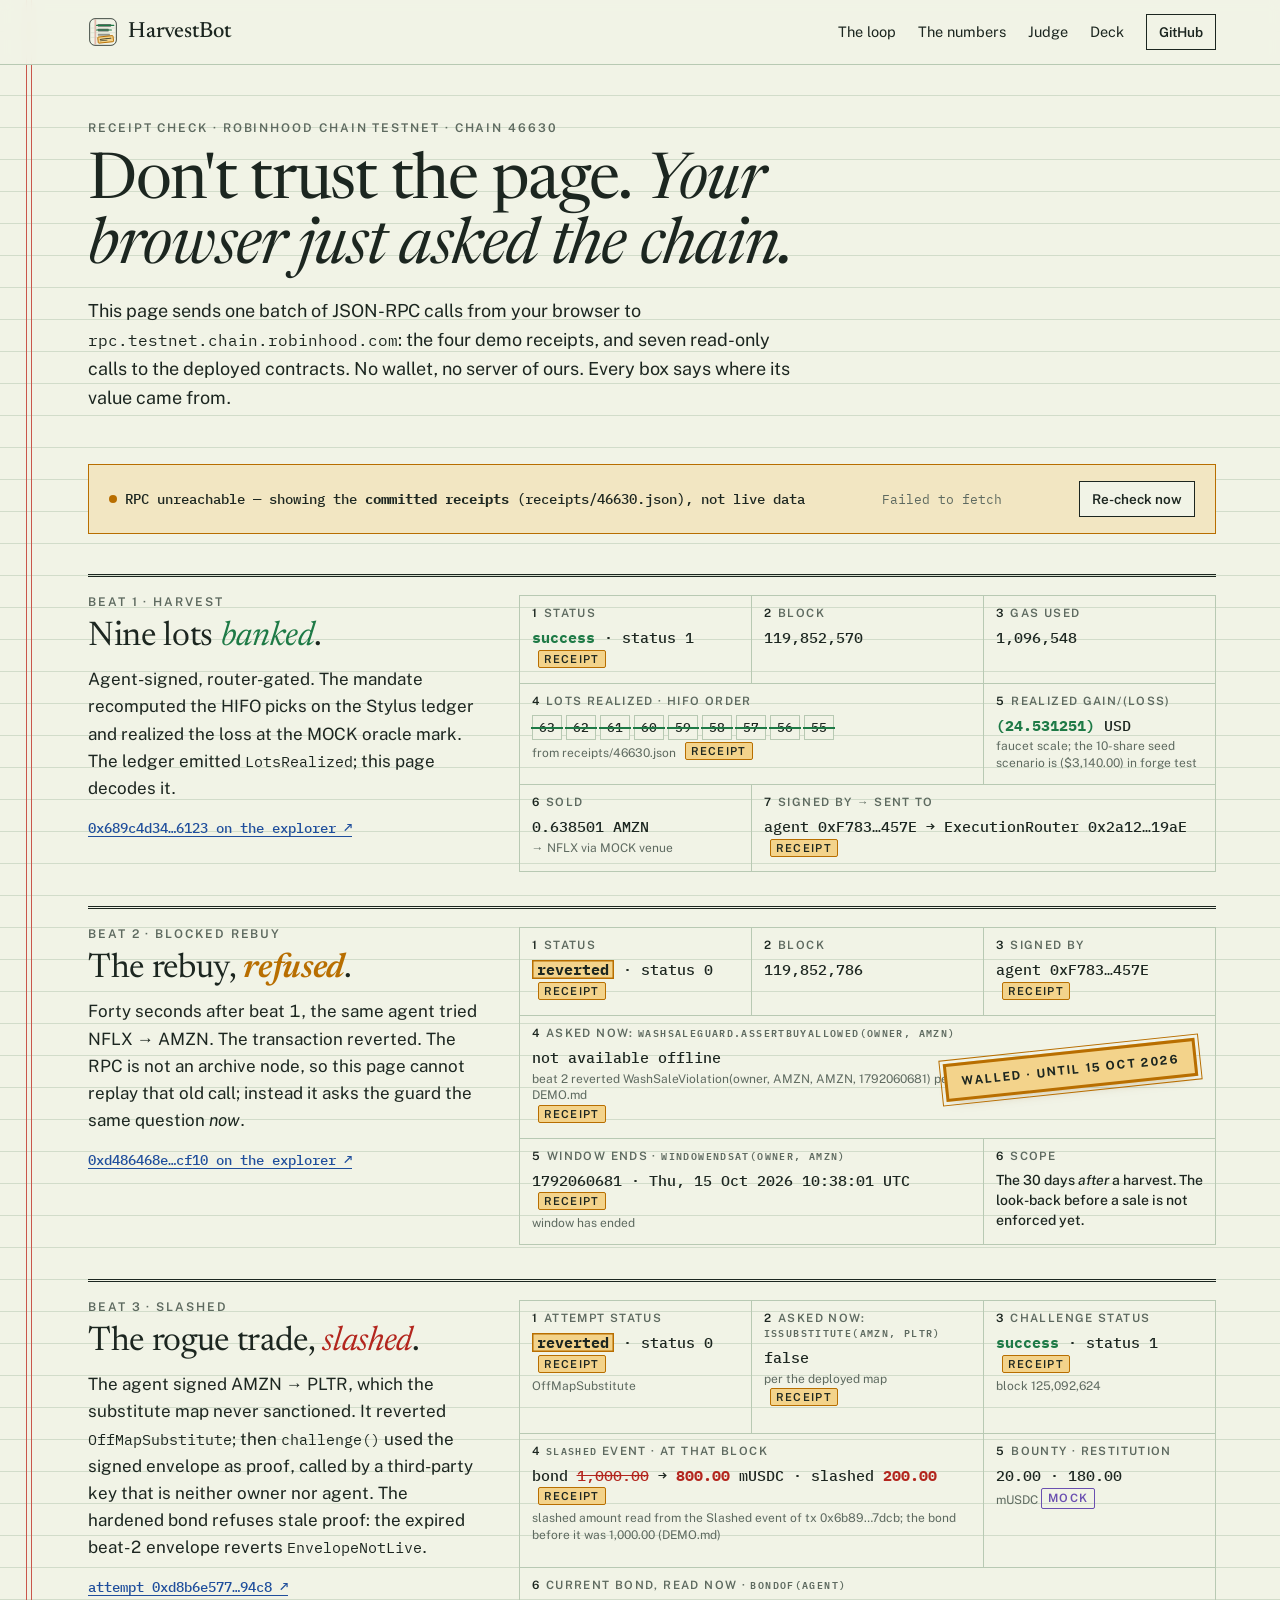
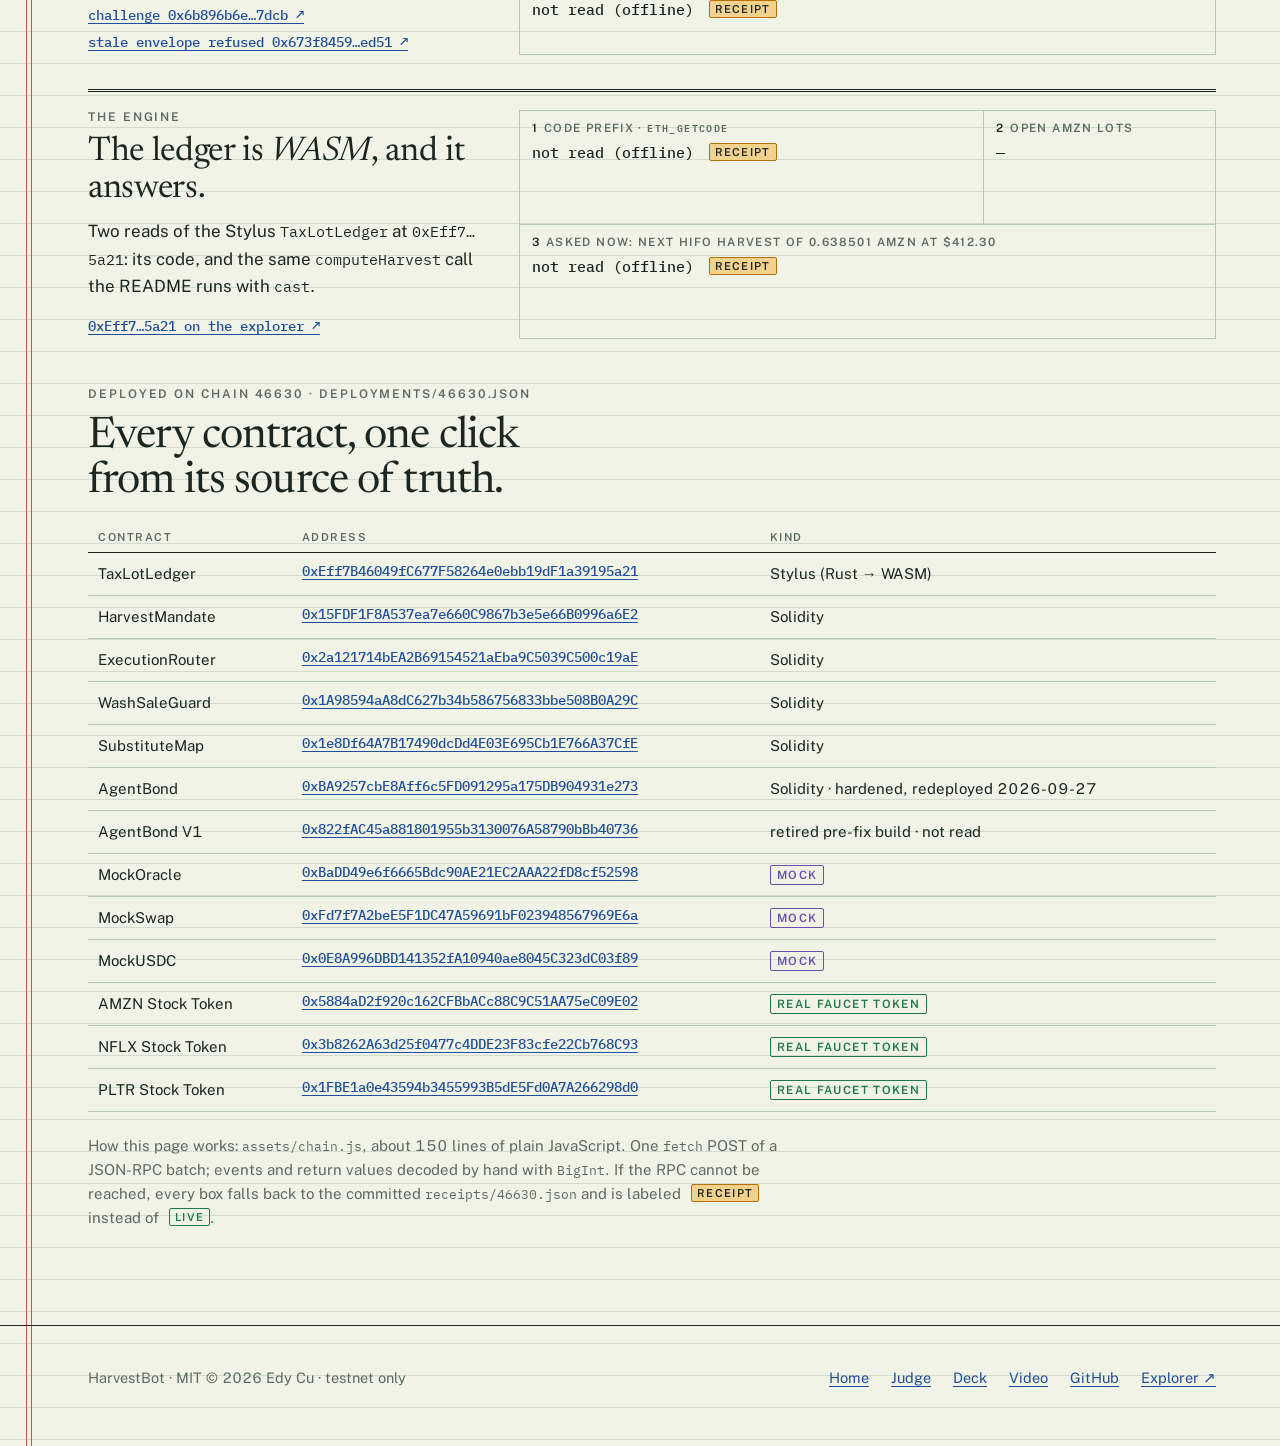
<file: site/verify/index.html>
<!doctype html>
<html lang="en">
<head>
<meta charset="utf-8">
<meta name="viewport" content="width=device-width, initial-scale=1">
<title>Verify HarvestBot on Robinhood Chain — live receipt check</title>
<meta name="description" content="Your browser reads HarvestBot's three demo transactions and current contract state straight from Robinhood Chain testnet RPC. No wallet, no server.">
<meta name="author" content="Edy Cu">
<meta name="theme-color" content="#F1F3E6">
<link rel="canonical" href="https://harvestbot.edycu.dev/verify/">
<link rel="icon" href="../assets/icon.svg" type="image/svg+xml">
<!-- OG image: bump ?v= whenever og-image.png is regenerated -->
<meta property="og:type" content="website">
<meta property="og:site_name" content="HarvestBot">
<meta property="og:url" content="https://harvestbot.edycu.dev/verify/">
<meta property="og:title" content="Verify HarvestBot — live from Robinhood Chain">
<meta property="og:description" content="Three demo transactions and the contracts' current state, read live from chain 46630 in your browser.">
<meta property="og:image" content="https://harvestbot.edycu.dev/assets/og-image.png?v=1">
<meta property="og:image:width" content="1200">
<meta property="og:image:height" content="630">
<meta property="og:image:alt" content="HarvestBot: nine high-basis lots struck through in green ink; an amber stamp walls the rebuy until 15 Oct 2026.">
<meta name="twitter:card" content="summary_large_image">
<meta name="twitter:title" content="Verify HarvestBot — live from Robinhood Chain">
<meta name="twitter:description" content="Three demo transactions and the contracts' current state, read live from chain 46630 in your browser.">
<meta name="twitter:image" content="https://harvestbot.edycu.dev/assets/og-image.png?v=1">
<link rel="preconnect" href="https://fonts.googleapis.com">
<link rel="preconnect" href="https://fonts.gstatic.com" crossorigin>
<link rel="preconnect" href="https://rpc.testnet.chain.robinhood.com" crossorigin>
<link href="https://fonts.googleapis.com/css2?family=Newsreader:ital,opsz,wght@0,6..72,400;0,6..72,500;1,6..72,400;1,6..72,500&family=Public+Sans:wght@400;500;600;700&family=IBM+Plex+Mono:wght@400;500;600&display=swap" rel="stylesheet">
<style>
:root {
  --bg:      #F1F3E6;
  --paper-2: #E6EBD6;
  --ink:     #1C2620;
  --muted:   #5E6A60;
  --rule:    #B8C9B3;
  --margin:  #C9564B;
  --link:    #1F4E9C;
  --before:  #6B6F68;
  --after:   #1E7A46;
  --wall:    #B86E00;
  --wall-fill: #F3D38B;
  --slash:   #B3261E;
  --mock:    #6A4FB0;
  --font-display: "Newsreader", "Iowan Old Style", Georgia, serif;
  --font-body:    "Public Sans", "Helvetica Neue", Arial, sans-serif;
  --font-data:    "IBM Plex Mono", ui-monospace, Menlo, monospace;
}
</style>
<link rel="stylesheet" href="../assets/ledger.css">
<style>
.head { padding: 56px var(--gut) 24px calc(var(--gut) + 24px); max-width: 1400px; margin: 0 auto; }
.head h1 { font: 400 clamp(40px, 5vw, 72px)/1.02 var(--font-display); letter-spacing: -.02em; margin: 14px 0 16px; max-width: 16em; text-wrap: balance; }
.head h1 em { font-style: italic; }
.head p { max-width: 64ch; font-size: 18px; margin: 0; }

.status { margin: 28px var(--gut) 0 calc(var(--gut) + 24px); max-width: calc(1400px - 2 * var(--gut)); display: flex; flex-wrap: wrap; gap: 14px 24px;
  align-items: center; justify-content: space-between; padding: 16px 20px; border: 1.5px solid var(--ink); background: var(--bg); }
.status .live { font-size: 14px; color: var(--ink); }
.status .meta { font: 400 13px/1.5 var(--font-data); color: var(--muted); }
.status[data-state="fallback"] { border-color: var(--wall); background: color-mix(in srgb, var(--wall-fill) 40%, var(--bg)); }

.boxes { padding: 40px var(--gut) 24px calc(var(--gut) + 24px); max-width: 1400px; margin: 0 auto; display: grid; gap: 34px; }
.beat { border-top: 3.5px double var(--ink); padding-top: 18px; display: grid; grid-template-columns: minmax(0, .8fr) minmax(0, 1.4fr); gap: 32px; }
.beat h2 { font: 400 34px/1.1 var(--font-display); margin: 8px 0 10px; letter-spacing: -.01em; }
.beat h2 em { font-style: italic; }
.beat.b1 h2 em { color: var(--after); } .beat.b2 h2 em { color: var(--wall); font-weight: 600; } .beat.b3 h2 em { color: var(--slash); }
.beat .say { margin: 0 0 12px; }
.grid { display: grid; grid-template-columns: repeat(3, minmax(0, 1fr)); border-top: 1px solid var(--rule); border-left: 1px solid var(--rule); }
.box { border-right: 1px solid var(--rule); border-bottom: 1px solid var(--rule); padding: 10px 12px 12px; min-width: 0; min-height: 76px; }
.box.w2 { grid-column: span 2; } .box.w3 { grid-column: 1 / -1; }
.box .k { font: 600 11.5px/1.3 var(--font-body); letter-spacing: .12em; text-transform: uppercase; color: var(--muted); }
.box .k i { font-style: normal; color: var(--ink); margin-right: 6px; }
.box .v { margin-top: 6px; font: 500 15px/1.45 var(--font-data); overflow-wrap: anywhere; }
.box .v small { display: block; font: 400 12px/1.4 var(--font-body); color: var(--muted); margin-top: 2px; }
.box.ok .v b { color: var(--after); } .box.no .v b { color: var(--ink); background: var(--wall-fill); box-shadow: inset 0 0 0 1.5px var(--wall); padding: 0 5px; } .box.cut .v b { color: var(--slash); }
.src { display: inline-block; margin-left: 6px; font: 600 11px/1 var(--font-body); letter-spacing: .12em; text-transform: uppercase; padding: 3px 5px 2px; border: 1px solid currentColor; border-radius: 2px; vertical-align: .2em; }
.src.live { color: var(--after); } .src.rec { color: var(--ink); background: var(--wall-fill); border-color: var(--wall); } .src.now { color: var(--link); }
.lots { display: flex; flex-wrap: wrap; gap: 4px; margin-top: 6px; }
.lots span { font: 500 13px/1 var(--font-data); padding: 5px 6px; border: 1px solid var(--rule); background: var(--bg); position: relative; }
.lots span::after { content: ""; position: absolute; left: -2px; right: -2px; top: 50%; height: 2px; background: var(--after); transform: scaleX(0); transform-origin: left; animation: strike .35s var(--ease) forwards; animation-delay: calc(var(--i) * 90ms + .3s); }
.beat .stamp { margin-top: 22px; }
.box.stamped { position: relative; } .box.stamped .v { padding-right: 230px; }
.box.stamped .stamp { position: absolute; right: 18px; top: 50%; margin: -26px 0 0; font-size: 12px; pointer-events: none; }
@media (max-width: 760px) { .box.stamped .v { padding-right: 0; } .box.stamped .stamp { position: static; margin: 12px 0 4px; } }
.txlink { font: 500 13.5px var(--font-data); }

.contracts { padding: 24px var(--gut) 80px calc(var(--gut) + 24px); max-width: 1400px; margin: 0 auto; }
.tbl-wrap { overflow-x: auto; position: relative; margin-top: 18px; }
.ctable { width: 100%; border-collapse: collapse; font-size: 15px; min-width: 620px; }
.ctable th { font: 600 11px/1.2 var(--font-body); letter-spacing: .14em; text-transform: uppercase; color: var(--muted); text-align: left; padding: 8px 10px; border-bottom: 1.5px solid var(--ink); }
.ctable td { padding: 9px 10px; border-bottom: 1px solid var(--rule); vertical-align: top; }
.ctable td:nth-child(2) { font: 500 13.5px var(--font-data); white-space: nowrap; }
.how { max-width: 46em; color: var(--muted); font-size: 15px; margin-top: 22px; }
.skel { color: var(--before); }

@media (max-width: 960px) {
  .beat { grid-template-columns: minmax(0, 1fr); gap: 12px; }
}
@media (max-width: 600px) {
  .grid { grid-template-columns: minmax(0, 1fr) minmax(0, 1fr); }
  .box.w2 { grid-column: 1 / -1; }
  .status { flex-direction: column; align-items: flex-start; }
  .nav-links { gap: 10px; }
}
/* No color-mix() (Chrome <111, Safari <16.2, Firefox <113): a var() inside an unsupported function voids the whole
   declaration at computed time, so the bars/nav would render transparent. Re-state them with flat tokens. */
@supports not (color: color-mix(in srgb, red 50%, blue)) {
  .status[data-state="fallback"] { background: var(--wall-fill); }
}
</style>
</head>
<body>
<a class="skip" href="#main">Skip to content</a>
<header class="nav">
  <a class="brand" href="../" aria-label="HarvestBot home"><img src="../assets/icon.svg" alt="" width="30" height="30">HarvestBot</a>
  <nav class="nav-links" aria-label="Primary">
    <a class="hide-sm" href="../#loop">The loop</a>
    <a class="hide-sm" href="../#numbers">The numbers</a>
    <a href="../judge/">Judge</a>
    <a class="hide-sm" href="../deck/">Deck</a>
    <a class="btn sm" href="https://github.com/edycutjong/harvestbot">GitHub</a>
  </nav>
</header>

<main id="main">
<section class="head" aria-labelledby="h1">
  <div class="label">Receipt check · Robinhood Chain testnet · chain 46630</div>
  <h1 id="h1">Don't trust the page. <em>Your browser just asked the chain.</em></h1>
  <p>This page sends one batch of JSON-RPC calls from your browser to <code>rpc.testnet.chain.robinhood.com</code>: the four demo receipts, and seven read-only calls to the deployed contracts. No wallet, no server of ours. Every box says where its value came from.</p>
</section>

<div class="status" id="status" data-state="idle" role="status" aria-live="polite">
  <span class="live" id="st-live" data-state="idle"><i></i><span id="st-text">Reading chain 46630…</span></span>
  <span class="meta" id="st-meta">rpc.testnet.chain.robinhood.com</span>
  <button class="btn sm" type="button" id="recheck">Re-check now</button>
</div>

<div class="boxes">
  <!-- BEAT 1 -->
  <article class="beat b1" aria-labelledby="b1h">
    <div>
      <div class="label">Beat 1 · harvest</div>
      <h2 id="b1h">Nine lots <em>banked</em>.</h2>
      <p class="say">Agent-signed, router-gated. The mandate recomputed the HIFO picks on the Stylus ledger and realized the loss at the MOCK oracle mark. The ledger emitted <code>LotsRealized</code>; this page decodes it.</p>
      <a class="txlink" href="https://explorer.testnet.chain.robinhood.com/tx/0x689c4d345c492c08ef06aed9341de941cb131835cce52886d700207925f26123">0x689c4d34…6123 on the explorer ↗</a>
    </div>
    <div class="grid">
      <div class="box ok"><div class="k"><i>1</i>Status</div><div class="v" data-f="b1.status"><span class="skel">…</span></div></div>
      <div class="box"><div class="k"><i>2</i>Block</div><div class="v" data-f="b1.block"><span class="skel">…</span></div></div>
      <div class="box"><div class="k"><i>3</i>Gas used</div><div class="v" data-f="b1.gas"><span class="skel">…</span></div></div>
      <div class="box w2"><div class="k"><i>4</i>Lots realized · HIFO order</div><div class="v" data-f="b1.lots"><span class="skel">…</span></div></div>
      <div class="box ok"><div class="k"><i>5</i>Realized gain/(loss)</div><div class="v" data-f="b1.loss"><span class="skel">…</span></div></div>
      <div class="box"><div class="k"><i>6</i>Sold</div><div class="v" data-f="b1.qty"><span class="skel">…</span></div></div>
      <div class="box w2"><div class="k"><i>7</i>Signed by → sent to</div><div class="v" data-f="b1.from"><span class="skel">…</span></div></div>
    </div>
  </article>

  <!-- BEAT 2 -->
  <article class="beat b2" aria-labelledby="b2h">
    <div>
      <div class="label">Beat 2 · blocked rebuy</div>
      <h2 id="b2h">The rebuy, <em>refused</em>.</h2>
      <p class="say">Forty seconds after beat 1, the same agent tried NFLX → AMZN. The transaction reverted. The RPC is not an archive node, so this page cannot replay that old call; instead it asks the guard the same question <em>now</em>.</p>
      <a class="txlink" href="https://explorer.testnet.chain.robinhood.com/tx/0xd486468ea84c6d419b28401386ce832483f809f96a35ea94e9c4a92037fecf10">0xd486468e…cf10 on the explorer ↗</a>
    </div>
    <div class="grid">
      <div class="box no"><div class="k"><i>1</i>Status</div><div class="v" data-f="b2.status"><span class="skel">…</span></div></div>
      <div class="box"><div class="k"><i>2</i>Block</div><div class="v" data-f="b2.block"><span class="skel">…</span></div></div>
      <div class="box"><div class="k"><i>3</i>Signed by</div><div class="v" data-f="b2.from"><span class="skel">…</span></div></div>
      <div class="box w3 no stamped"><div class="k"><i>4</i>Asked now: <code>WashSaleGuard.assertBuyAllowed(owner, AMZN)</code></div><div class="v" data-f="b2.now"><span class="skel">…</span></div><span class="stamp" id="b2-stamp">Walled · until 15 Oct 2026</span></div>
      <div class="box w2"><div class="k"><i>5</i>Window ends · <code>windowEndsAt(owner, AMZN)</code></div><div class="v" data-f="b2.end"><span class="skel">…</span></div></div>
      <div class="box"><div class="k"><i>6</i>Scope</div><div class="v" style="font-family:var(--font-body);font-size:14px">The 30 days <em>after</em> a harvest. The look-back before a sale is not enforced yet.</div></div>
    </div>
  </article>

  <!-- BEAT 3 -->
  <article class="beat b3" aria-labelledby="b3h">
    <div>
      <div class="label">Beat 3 · slashed</div>
      <h2 id="b3h">The rogue trade, <em>slashed</em>.</h2>
      <p class="say">The agent signed AMZN → PLTR, which the substitute map never sanctioned. It reverted <code>OffMapSubstitute</code>; then <code>challenge()</code> used the signed envelope as proof, called by a third-party key that is neither owner nor agent. The hardened bond refuses stale proof: the expired beat-2 envelope reverts <code>EnvelopeNotLive</code>.</p>
      <a class="txlink" href="https://explorer.testnet.chain.robinhood.com/tx/0xd8b6e5779f53a1cc157a9962c8546e0e5bdef3cc1e62f441458a19359c5994c8">attempt 0xd8b6e577…94c8 ↗</a><br>
      <a class="txlink" href="https://explorer.testnet.chain.robinhood.com/tx/0x6b896b6e5aa1895b8084c1000997fcb4daa219de24f2d0219e8debfdc51e7dcb">challenge 0x6b896b6e…7dcb ↗</a><br>
      <a class="txlink" href="https://explorer.testnet.chain.robinhood.com/tx/0x673f8459a6a8205e318676cda4e25ec3c728c4d22ee44ca3d682ce8e9d5eed51">stale envelope refused 0x673f8459…ed51 ↗</a>
    </div>
    <div class="grid">
      <div class="box no"><div class="k"><i>1</i>Attempt status</div><div class="v" data-f="b3.astatus"><span class="skel">…</span></div></div>
      <div class="box"><div class="k"><i>2</i>Asked now: <code>isSubstitute(AMZN, PLTR)</code></div><div class="v" data-f="b3.map"><span class="skel">…</span></div></div>
      <div class="box ok"><div class="k"><i>3</i>Challenge status</div><div class="v" data-f="b3.cstatus"><span class="skel">…</span></div></div>
      <div class="box w2 cut"><div class="k"><i>4</i><code>Slashed</code> event · at that block</div><div class="v" data-f="b3.slash"><span class="skel">…</span></div></div>
      <div class="box"><div class="k"><i>5</i>Bounty · restitution</div><div class="v" data-f="b3.split"><span class="skel">…</span></div></div>
      <div class="box w3"><div class="k"><i>6</i>Current bond, read now · <code>bondOf(agent)</code></div><div class="v" data-f="b3.now"><span class="skel">…</span></div></div>
    </div>
  </article>

  <!-- STYLUS -->
  <article class="beat" aria-labelledby="sth">
    <div>
      <div class="label">The engine</div>
      <h2 id="sth">The ledger is <em>WASM</em>, and it answers.</h2>
      <p class="say">Two reads of the Stylus <code>TaxLotLedger</code> at <code>0xEff7…5a21</code>: its code, and the same <code>computeHarvest</code> call the README runs with <code>cast</code>.</p>
      <a class="txlink" href="https://explorer.testnet.chain.robinhood.com/address/0xEff7B46049fC677F58264e0ebb19dF1a39195a21">0xEff7…5a21 on the explorer ↗</a>
    </div>
    <div class="grid">
      <div class="box w2"><div class="k"><i>1</i>Code prefix · <code>eth_getCode</code></div><div class="v" data-f="st.code"><span class="skel">…</span></div></div>
      <div class="box"><div class="k"><i>2</i>Open AMZN lots</div><div class="v" data-f="st.open"><span class="skel">…</span></div></div>
      <div class="box w3 ok"><div class="k"><i>3</i>Asked now: next HIFO harvest of 0.638501 AMZN at $412.30</div><div class="v" data-f="st.next"><span class="skel">…</span></div></div>
    </div>
  </article>
</div>

<section class="contracts" aria-labelledby="ch">
  <div class="label">Deployed on chain 46630 · deployments/46630.json</div>
  <h2 class="sec-h" id="ch" style="font-size:clamp(30px,3.4vw,44px)">Every contract, one click from its source of truth.</h2>
  <div class="tbl-wrap">
    <table class="ctable">
      <thead><tr><th scope="col">Contract</th><th scope="col">Address</th><th scope="col">Kind</th></tr></thead>
      <tbody id="ctable"></tbody>
    </table>
  </div>
  <p class="how">How this page works: <code>assets/chain.js</code>, about 150 lines of plain JavaScript. One <code>fetch</code> POST of a JSON-RPC batch; events and return values decoded by hand with <code>BigInt</code>. If the RPC cannot be reached, every box falls back to the committed <code>receipts/46630.json</code> and is labeled <span class="src rec">receipt</span> instead of <span class="src live">live</span>.</p>
</section>
</main>

<footer class="foot">
  <span>HarvestBot · MIT © 2026 Edy Cu · testnet only</span>
  <nav aria-label="Footer"><a href="../">Home</a><a href="../judge/">Judge</a><a href="../deck/">Deck</a><a href="https://youtu.be/Q9FVTu7iuCM">Video</a><a href="https://github.com/edycutjong/harvestbot">GitHub</a><a href="https://explorer.testnet.chain.robinhood.com">Explorer ↗</a></nav>
</footer>

<script src="../assets/chain.js"></script>
<script>
(function () {
  "use strict";
  var $ = function (s) { return document.querySelector(s); };
  var A = HB.A, fmt = function (n) { return Number(n).toLocaleString("en-US"); };
  function set(f, html) { var el = document.querySelector('[data-f="' + f + '"]'); if (el) el.innerHTML = html; }
  function tag(live) { return live ? ' <span class="src live">live</span>' : ' <span class="src rec">receipt</span>'; }
  var NOW = ' <span class="src now">now</span>';
  function who(a) {
    a = String(a || "").toLowerCase();
    if (a === A.agent.toLowerCase()) return "agent " + HB.short(A.agent, 6, 4);
    if (a === A.owner.toLowerCase()) return "owner " + HB.short(A.owner, 6, 4);
    if (a === A.router.toLowerCase()) return "ExecutionRouter " + HB.short(A.router, 6, 4);
    if (a === A.bond.toLowerCase()) return "AgentBond " + HB.short(A.bond, 6, 4);
    return HB.short(a, 6, 4);
  }
  function status(s, live) { return (s === 1 ? "<b>success</b> · status 1" : "<b>reverted</b> · status 0") + tag(live); }
  function date(ts) { return new Date(ts * 1000).toUTCString().replace(" GMT", " UTC"); }

  var rows = [
    ["TaxLotLedger", A.ledger, "Stylus (Rust → WASM)"], ["HarvestMandate", A.mandate, "Solidity"], ["ExecutionRouter", A.router, "Solidity"],
    ["WashSaleGuard", A.guard, "Solidity"], ["SubstituteMap", A.subMap, "Solidity"], ["AgentBond", A.bond, "Solidity · hardened, redeployed 2026-09-27"], ["AgentBond V1", A.bondV1, "retired pre-fix build · not read"],
    ["MockOracle", A.oracle, '<span class="chip mock">mock</span>'], ["MockSwap", A.swap, '<span class="chip mock">mock</span>'], ["MockUSDC", A.usdc, '<span class="chip mock">mock</span>'],
    ["AMZN Stock Token", A.AMZN, '<span class="chip real">real faucet token</span>'], ["NFLX Stock Token", A.NFLX, '<span class="chip real">real faucet token</span>'], ["PLTR Stock Token", A.PLTR, '<span class="chip real">real faucet token</span>']
  ];
  $("#ctable").innerHTML = rows.map(function (r) {
    return "<tr><td>" + r[0] + '</td><td><a href="' + HB.addrUrl(r[1]) + '">' + r[1] + "</a></td><td>" + r[2] + "</td></tr>";
  }).join("");

  function render(o) {
    var L = o.live, st = $("#status"), sl = $("#st-live");
    st.dataset.state = L ? "live" : "fallback"; sl.dataset.state = L ? "live" : "fallback";
    if (L) {
      $("#st-text").innerHTML = "Live · re-verified at block <b>" + fmt(o.head) + "</b>";
      $("#st-meta").textContent = "chainId " + o.chainId + " · " + o.at.toLocaleTimeString() + " · 1 batch, 14 calls";
    } else {
      $("#st-text").innerHTML = "RPC unreachable — showing the <b>committed receipts</b> (receipts/46630.json), not live data";
      $("#st-meta").textContent = o.error;
    }
    var b1 = o.beat1 || {}, b2 = o.beat2 || {}, a3 = o.beat3a || {}, s3 = o.beat3s || {};
    set("b1.status", status(b1.status, L));
    set("b1.block", fmt(b1.block) + (L ? "<small>" + fmt(o.head - b1.block) + " blocks ago</small>" : ""));
    set("b1.gas", fmt(b1.gas));
    if (b1.lotIds) set("b1.lots", '<div class="lots">' + b1.lotIds.map(function (x, i) { return '<span style="--i:' + i + '">' + x + "</span>"; }).join("") + "</div>" + (L ? "<small>decoded from the ledger's LotsRealized log" + tag(true) + "</small>" : "<small>from receipts/46630.json" + tag(false) + "</small>"));
    if (b1.realizedLoss) set("b1.loss", "<b>(" + HB.units(b1.realizedLoss, 6, 6).replace("-", "") + ")</b> USD<small>faucet scale; the 10-share seed scenario is ($3,140.00) in forge test</small>");
    if (b1.sellQty) set("b1.qty", HB.units(b1.sellQty, 18, 6) + " AMZN<small>→ NFLX via MOCK venue</small>");
    set("b1.from", L ? who(b1.from) + " → " + who(b1.to) : "agent 0xF783…457E → ExecutionRouter 0x2a12…19aE" + tag(false));

    set("b2.status", status(b2.status, L));
    set("b2.block", fmt(b2.block) + (L && b1.block ? "<small>" + fmt(b2.block - b1.block) + " blocks after beat 1</small>" : ""));
    set("b2.from", L ? who(b2.from) + "<small>the same agent key as beat 1</small>" : "agent 0xF783…457E" + tag(false));
    if (o.rebuyNow && o.rebuyNow.reverts) {
      set("b2.now", "<b>reverts</b> <code>WashSaleViolation(owner, AMZN, AMZN, " + o.rebuyNow.windowEnd + ")</code>" + NOW + "<small>the same custom error beat 2 hit, decoded from the RPC's revert data</small>");
    } else if (o.rebuyNow && !o.rebuyNow.reverts) {
      set("b2.now", "does not revert" + NOW + "<small>the 30-day window has closed; the rebuy path is open again, as test_beat2_after_thirty_days_the_rebuy_path_is_open_again expects</small>");
      $("#b2-stamp").textContent = "Window closed · 15 Oct 2026";
    } else {
      set("b2.now", "not available offline<small>beat 2 reverted WashSaleViolation(owner, AMZN, AMZN, 1792060681) per DEMO.md</small>" + tag(false));
    }
    if (o.windowEnd) {
      var left = Math.ceil((o.windowEnd * 1000 - Date.now()) / 86400000);
      set("b2.end", o.windowEnd + " · " + date(o.windowEnd) + (L ? NOW : tag(false)) + "<small>" + (left > 0 ? left + " days left on the wall" : "window has ended") + "</small>");
    }

    set("b3.astatus", status(a3.status, L) + "<small>OffMapSubstitute</small>");
    set("b3.map", o.pltrOnMap == null ? "false<small>per the deployed map</small>" + tag(false) : (o.pltrOnMap ? "true" : "<b style=\"color:var(--slash)\">false</b>") + NOW + (o.nflxOnMap ? "<small>isSubstitute(AMZN, NFLX) = true</small>" : ""));
    set("b3.cstatus", status(s3.status, L) + "<small>block " + fmt(s3.block) + "</small>");
    if (s3.S) set("b3.slash", "bond <s style=\"color:var(--slash)\">1,000.00</s> → <b>" + HB.units(1000000000n - BigInt(s3.S), 6, 2) + "</b> mUSDC · slashed <b>" + HB.units(s3.S, 6, 2) + "</b>" + (L ? tag(true) : tag(false)) + "<small>slashed amount read from the Slashed event of tx 0x6b89…7dcb; the bond before it was 1,000.00 (DEMO.md)</small>");
    if (s3.bounty) set("b3.split", HB.units(s3.bounty, 6, 2) + " · " + HB.units(s3.restitution, 6, 2) + "<small>mUSDC <span class=\"chip mock\">mock</span></small>");
    if (L && o.bondNow != null) set("b3.now", HB.units(o.bondNow, 6, 2) + " mUSDC" + NOW + "<small>A live balance, not a claim, read from the hardened AgentBond 0xBA92…e273 (redeployed 2026-09-27). The retired pre-fix V1 0x822f…0736 is not read here.</small>");
    else set("b3.now", "not read (offline)" + tag(false));

    if (L) {
      set("st.code", "<b>" + o.ledgerCodePrefix + "…</b>" + NOW + "<small>0xEFF0… is the Stylus program prefix; EVM bytecode may never start with 0xEF (EIP-3541)</small>");
      set("st.open", (o.openLots != null ? o.openLots : "—") + NOW);
      if (o.nextHarvest) set("st.next", "lots <b>[" + o.nextHarvest.lotIds.join(", ") + "]</b> · (" + HB.units(o.nextHarvest.realizedLoss, 6, 6).replace("-", "") + ") USD" + NOW + "<small>beat 1 already sold 63–56 and part of 55, so the ledger answers with the next nine</small>");
    } else {
      set("st.code", "not read (offline)" + tag(false)); set("st.open", "—"); set("st.next", "not read (offline)" + tag(false));
    }
  }

  var btn = $("#recheck");
  function go() {
    btn.disabled = true; btn.textContent = "Checking…";
    HB.read().then(function (o) { render(o); btn.disabled = false; btn.textContent = "Re-check now"; });
  }
  btn.addEventListener("click", go);
  go();
})();
</script>
</body>
</html>
</file>
<file: site/assets/ledger.css>
/* HarvestBot — shared ledger stylesheet (landing + /verify).
   Bookkeeper's-ledger design tokens. Every colour and face below is a var(--…). */
/* :root tokens are inlined in each page head, so every page carries the contract itself. */
:root { --row: 32px; --gut: clamp(16px, 5vw, 72px); --ease: cubic-bezier(.16, 1, .3, 1); color-scheme: light; }

*, *::before, *::after { box-sizing: border-box; }
html { overflow-x: clip; scroll-behavior: smooth; -webkit-text-size-adjust: 100%; scrollbar-color: var(--rule) var(--bg); }
body {
  margin: 0; background: var(--bg); color: var(--ink);
  font: 400 17px/1.6 var(--font-body);
  font-variant-numeric: tabular-nums;
  /* the columnar pad: fine green row ruling + the red double margin rule */
  background-image:
    linear-gradient(to right, transparent 26px, var(--margin) 26px, var(--margin) 27.5px, transparent 27.5px,
                    transparent 31px, var(--margin) 31px, var(--margin) 32.5px, transparent 32.5px),
    repeating-linear-gradient(to bottom, transparent 0 calc(var(--row) - 1px), color-mix(in srgb, var(--rule) 55%, transparent) calc(var(--row) - 1px) var(--row));
  background-attachment: scroll;
}
::selection { background: var(--wall-fill); color: var(--ink); }
::-webkit-scrollbar { width: 12px; height: 10px; }
::-webkit-scrollbar-track { background: var(--bg); }
::-webkit-scrollbar-thumb { background: var(--rule); border: 3px solid var(--bg); border-radius: 8px; }
:focus-visible { outline: 2.5px solid var(--link); outline-offset: 3px; border-radius: 2px; }
a { color: var(--link); text-decoration-thickness: 1px; text-underline-offset: 3px; transition: color .18s var(--ease), text-underline-offset .18s var(--ease), text-decoration-thickness .18s var(--ease); }
a:hover { text-underline-offset: 5px; text-decoration-thickness: 2px; }
img, svg { max-width: 100%; }
code, .mono { font-family: var(--font-data); font-size: .88em; overflow-wrap: anywhere; }
.skip { position: absolute; left: -999px; top: 8px; background: var(--ink); color: var(--bg); padding: 8px 12px; z-index: 20; }
.skip:focus { left: 48px; }

/* ---------- nav ---------- */
.nav { position: sticky; top: 0; z-index: 10; display: flex; align-items: center; justify-content: space-between; gap: 16px;
  padding: 14px var(--gut) 14px calc(var(--gut) + 24px); background: color-mix(in srgb, var(--bg) 92%, transparent);
  backdrop-filter: saturate(1.2) blur(6px); border-bottom: 1px solid var(--rule); }
.brand { display: inline-flex; align-items: center; gap: 10px; color: var(--ink); text-decoration: none; font: 500 22px/1 var(--font-display); letter-spacing: -.01em; }
.brand img { width: 30px; height: 30px; transition: transform .3s var(--ease); }
.brand:hover img { transform: rotate(-6deg) scale(1.06); }
.nav-links { display: flex; align-items: center; gap: 22px; font-size: 14.5px; }
.nav-links a:not(.btn) { color: var(--ink); text-decoration: none; background: linear-gradient(var(--after), var(--after)) 0 58% / 0 2px no-repeat; transition: background-size .28s var(--ease), color .18s; }
.nav-links a:not(.btn):hover { background-size: 100% 2px; color: var(--after); }
@media (max-width: 860px) { .nav-links a.hide-sm { display: none !important; } }

/* ---------- buttons ---------- */
.btn { display: inline-flex; align-items: center; gap: 10px; padding: 12px 18px; min-height: 46px; border: 1.5px solid var(--ink);
  color: var(--ink); background: var(--bg); font: 600 15px/1.2 var(--font-body); text-decoration: none; cursor: pointer;
  transition: transform .18s var(--ease), box-shadow .22s var(--ease), background .18s, color .18s; }
.btn:hover { transform: translateY(-2px); box-shadow: 0 10px 18px -12px rgba(28,38,32,.55); text-underline-offset: 3px; }
.btn:active { transform: translateY(1px) scale(.99); box-shadow: none; }
.btn.ink { background: var(--ink); color: var(--bg); }
.btn.ink:hover { background: #0F1712; }
.btn.sm { padding: 8px 12px; min-height: 36px; font-size: 13.5px; }
.btn svg { width: 16px; height: 16px; flex: none; transition: transform .2s var(--ease); }
.btn:hover svg.arr { transform: translateX(3px); }
.btn[disabled] { opacity: .55; cursor: progress; transform: none; box-shadow: none; }

/* ---------- pad labels (the printed column headings of the analysis pad) ---------- */
.label { font: 600 12px/1.3 var(--font-body); letter-spacing: .16em; text-transform: uppercase; color: var(--muted); }
.chip { display: inline-block; font: 600 11.5px/1 var(--font-body); letter-spacing: .12em; text-transform: uppercase;
  padding: 4px 6px 3px; border: 1px solid currentColor; border-radius: 2px; vertical-align: .15em; white-space: nowrap; }
.chip.mock { color: var(--mock); }
.chip.real { color: var(--after); }
.chip.prim { color: var(--ink); font-family: var(--font-data); letter-spacing: 0; text-transform: none; font-weight: 500; font-size: 12px; }

/* ---------- the ledger table ---------- */
.ledger { width: 100%; border-collapse: collapse; font: 400 14.5px/1 var(--font-data); font-variant-numeric: tabular-nums; }
.ledger th { font: 600 11px/1.2 var(--font-body); letter-spacing: .14em; text-transform: uppercase; color: var(--muted);
  text-align: right; padding: 8px 10px; border-bottom: 1.5px solid var(--ink); white-space: nowrap; }
.ledger td { padding: 0 10px; height: var(--row); text-align: right; border-bottom: 1px solid var(--rule); color: var(--before); white-space: nowrap; }
.ledger th:first-child, .ledger td:first-child { text-align: left; }
.ledger tr:nth-child(8n) td { border-bottom-color: color-mix(in srgb, var(--muted) 40%, transparent); }
.ledger tr.hit td { color: var(--ink); position: relative; }
.ledger tr.hit td::after { content: ""; position: absolute; left: 0; right: 0; top: 50%; height: 2px; margin-top: -1px;
  background: var(--after); transform: scaleX(0); transform-origin: left center; animation: strike .42s var(--ease) forwards; animation-delay: var(--d, 0s); }
.ledger tr.hit td:first-child::after { left: -6px; }
.ledger tr.hit td:last-child::after { right: -6px; }
@keyframes strike { to { transform: scaleX(1); } }
.ledger tr.total td { height: auto; padding: 12px 10px 10px; border-bottom: 3.5px double var(--ink); color: var(--after);
  font: italic 500 30px/1 var(--font-display); letter-spacing: -.01em; }
.ledger tr.total td:first-child { font: 600 11px/1.2 var(--font-body); font-style: normal; letter-spacing: .14em; text-transform: uppercase; color: var(--muted); vertical-align: bottom; }
.ledger .part { font: 500 11px var(--font-body); letter-spacing: .1em; text-transform: uppercase; color: var(--muted); margin-left: 6px; }

/* ---------- the amber hold stamp ---------- */
.stamp { display: inline-block; transform: rotate(-6deg); border: 3px solid var(--wall); outline: 1px solid var(--wall); outline-offset: 3px;
  background: var(--wall-fill); color: var(--ink); padding: 9px 14px 8px; font: 700 13px/1.25 var(--font-body);
  letter-spacing: .14em; text-transform: uppercase; text-align: center; box-shadow: 0 6px 14px -10px rgba(122,74,0,.6); }
.stamp b { display: block; font: 700 22px/1.1 var(--font-body); letter-spacing: .08em; }
.stamp.land { animation: land .5s cubic-bezier(.2,1.4,.4,1) both; animation-delay: var(--d, 0s); }
@keyframes land { from { transform: rotate(-6deg) scale(1.9); opacity: 0; } 60% { opacity: 1; } to { transform: rotate(-6deg) scale(1); opacity: 1; } }

/* ---------- live dot ---------- */
.live { display: inline-flex; align-items: center; gap: 8px; font: 500 13px/1.4 var(--font-data); color: var(--muted); }
.live i { width: 8px; height: 8px; border-radius: 50%; background: var(--before); flex: none; }
.live[data-state="live"] i { background: var(--after); box-shadow: 0 0 0 0 rgba(30,122,70,.5); animation: pulse 2.2s ease-out infinite; }
.live[data-state="fallback"] i { background: var(--wall); }
@keyframes pulse { 70% { box-shadow: 0 0 0 7px rgba(30,122,70,0); } 100% { box-shadow: 0 0 0 0 rgba(30,122,70,0); } }

/* ---------- sections ---------- */
.sec { padding: 96px var(--gut) 96px calc(var(--gut) + 24px); max-width: 1400px; margin: 0 auto; }
.sec-h { font: 400 clamp(34px, 4.2vw, 58px)/1.04 var(--font-display); letter-spacing: -.02em; margin: 12px 0 18px; max-width: 18em; text-wrap: balance; }
.sec-h em { font-style: italic; }
.lede { max-width: 64ch; color: var(--ink); font-size: 18px; }
.muted { color: var(--muted); }
.hr { border: 0; border-top: 1.5px solid var(--ink); margin: 0 var(--gut) 0 calc(var(--gut) + 24px); }

/* ---------- FAQ ---------- */
.faq details { border-bottom: 1px solid var(--rule); }
.faq summary { list-style: none; cursor: pointer; display: flex; justify-content: space-between; align-items: baseline; gap: 16px;
  padding: 18px 4px; font: 400 23px/1.3 var(--font-display); transition: color .18s, transform .25s var(--ease); }
.faq summary::-webkit-details-marker { display: none; }
.faq summary::after { content: "+"; font: 400 26px/1 var(--font-data); color: var(--muted); transition: transform .3s var(--ease), color .18s; }
.faq summary:hover { color: var(--after); transform: translateX(8px); }
.faq summary:hover::after { color: var(--after); }
.faq details[open] summary::after { transform: rotate(45deg); }
.faq details > div { padding: 0 4px 22px; max-width: 64ch; color: var(--ink); }

/* ---------- footer ---------- */
.foot { padding: 40px var(--gut) 56px calc(var(--gut) + 24px); border-top: 1.5px solid var(--ink); display: flex; flex-wrap: wrap; gap: 18px 36px;
  justify-content: space-between; align-items: baseline; font-size: 14.5px; color: var(--muted); }
.foot nav { display: flex; flex-wrap: wrap; gap: 8px 22px; }

/* ---------- copy button ---------- */
.copy { font: 500 12px/1 var(--font-body); letter-spacing: .08em; text-transform: uppercase; color: var(--link); background: none;
  border: 1px solid color-mix(in srgb, var(--link) 45%, transparent); padding: 6px 8px; cursor: pointer; border-radius: 2px;
  transition: background .18s, color .18s, border-color .18s, transform .15s; }
.copy:hover { background: var(--link); color: var(--bg); border-color: var(--link); }
.copy:active { transform: scale(.96); }
.copy[data-done] { color: var(--after); border-color: var(--after); background: none; }

/* touch: every control reaches a 44px target */
@media (pointer: coarse) {
  .btn.sm, .copy { min-height: 44px; }
  .brand, .nav-links a:not(.btn) { display: inline-flex; align-items: center; min-height: 44px; }
  .foot nav a, .entry .tx, .txlink, .sheet-foot a { display: inline-block; padding: 12px 0; max-width: 100%; overflow-wrap: anywhere; }
}

@media (prefers-reduced-motion: reduce) {
  *, *::before, *::after { animation-duration: .001s !important; animation-delay: 0s !important; transition-duration: .001s !important; scroll-behavior: auto !important; }
}
@media print {
  .nav, .skip { display: none; }
  body { background-image: none; }
}

/* No color-mix() (Chrome <111, Safari <16.2, Firefox <113): a var() inside an unsupported function voids the whole
   declaration at computed time, so the bars/nav would render transparent. Re-state them with flat tokens. */
@supports not (color: color-mix(in srgb, red 50%, blue)) {
  body { background-image:
    linear-gradient(to right, transparent 26px, var(--margin) 26px, var(--margin) 27.5px, transparent 27.5px,
                    transparent 31px, var(--margin) 31px, var(--margin) 32.5px, transparent 32.5px),
    repeating-linear-gradient(to bottom, transparent 0 calc(var(--row) - 1px), var(--paper-2) calc(var(--row) - 1px) var(--row)); }
  .nav { background: var(--bg); }
  .ledger tr:nth-child(8n) td { border-bottom-color: var(--rule); }
}
</file>
